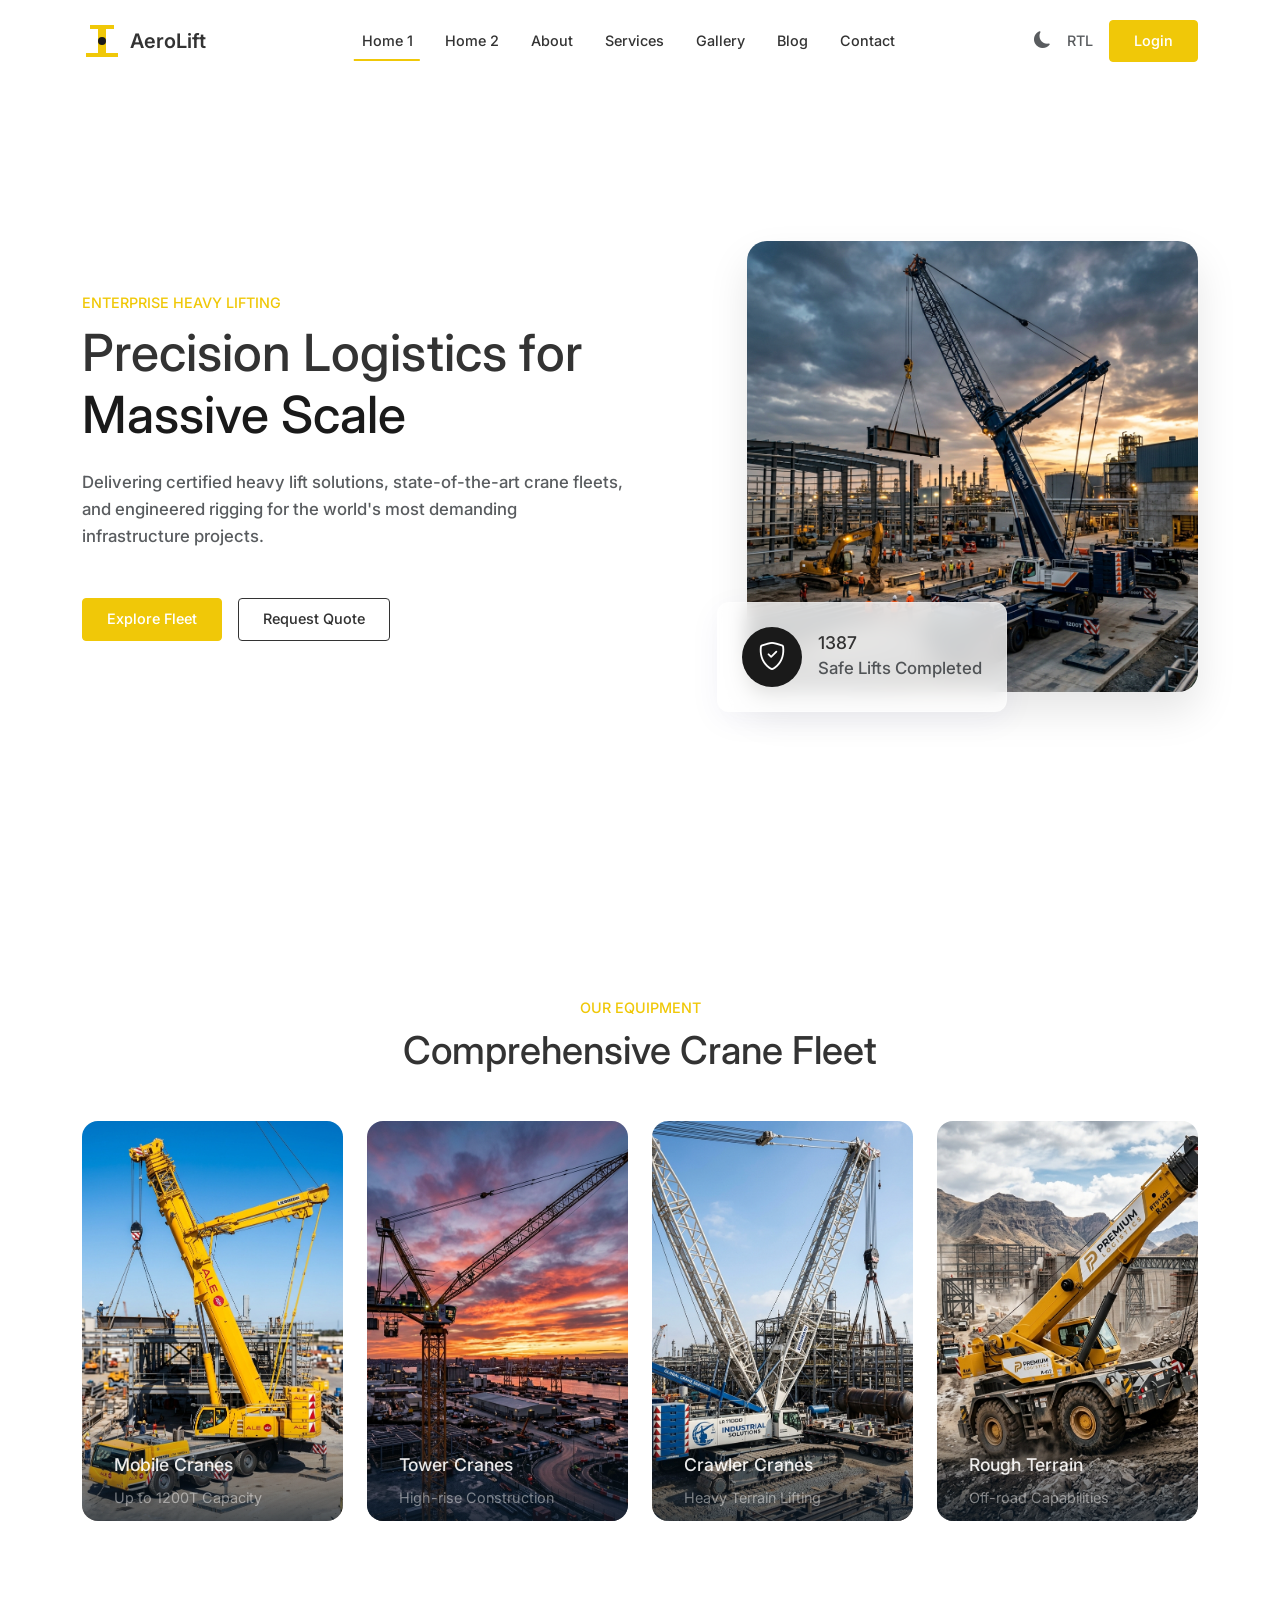
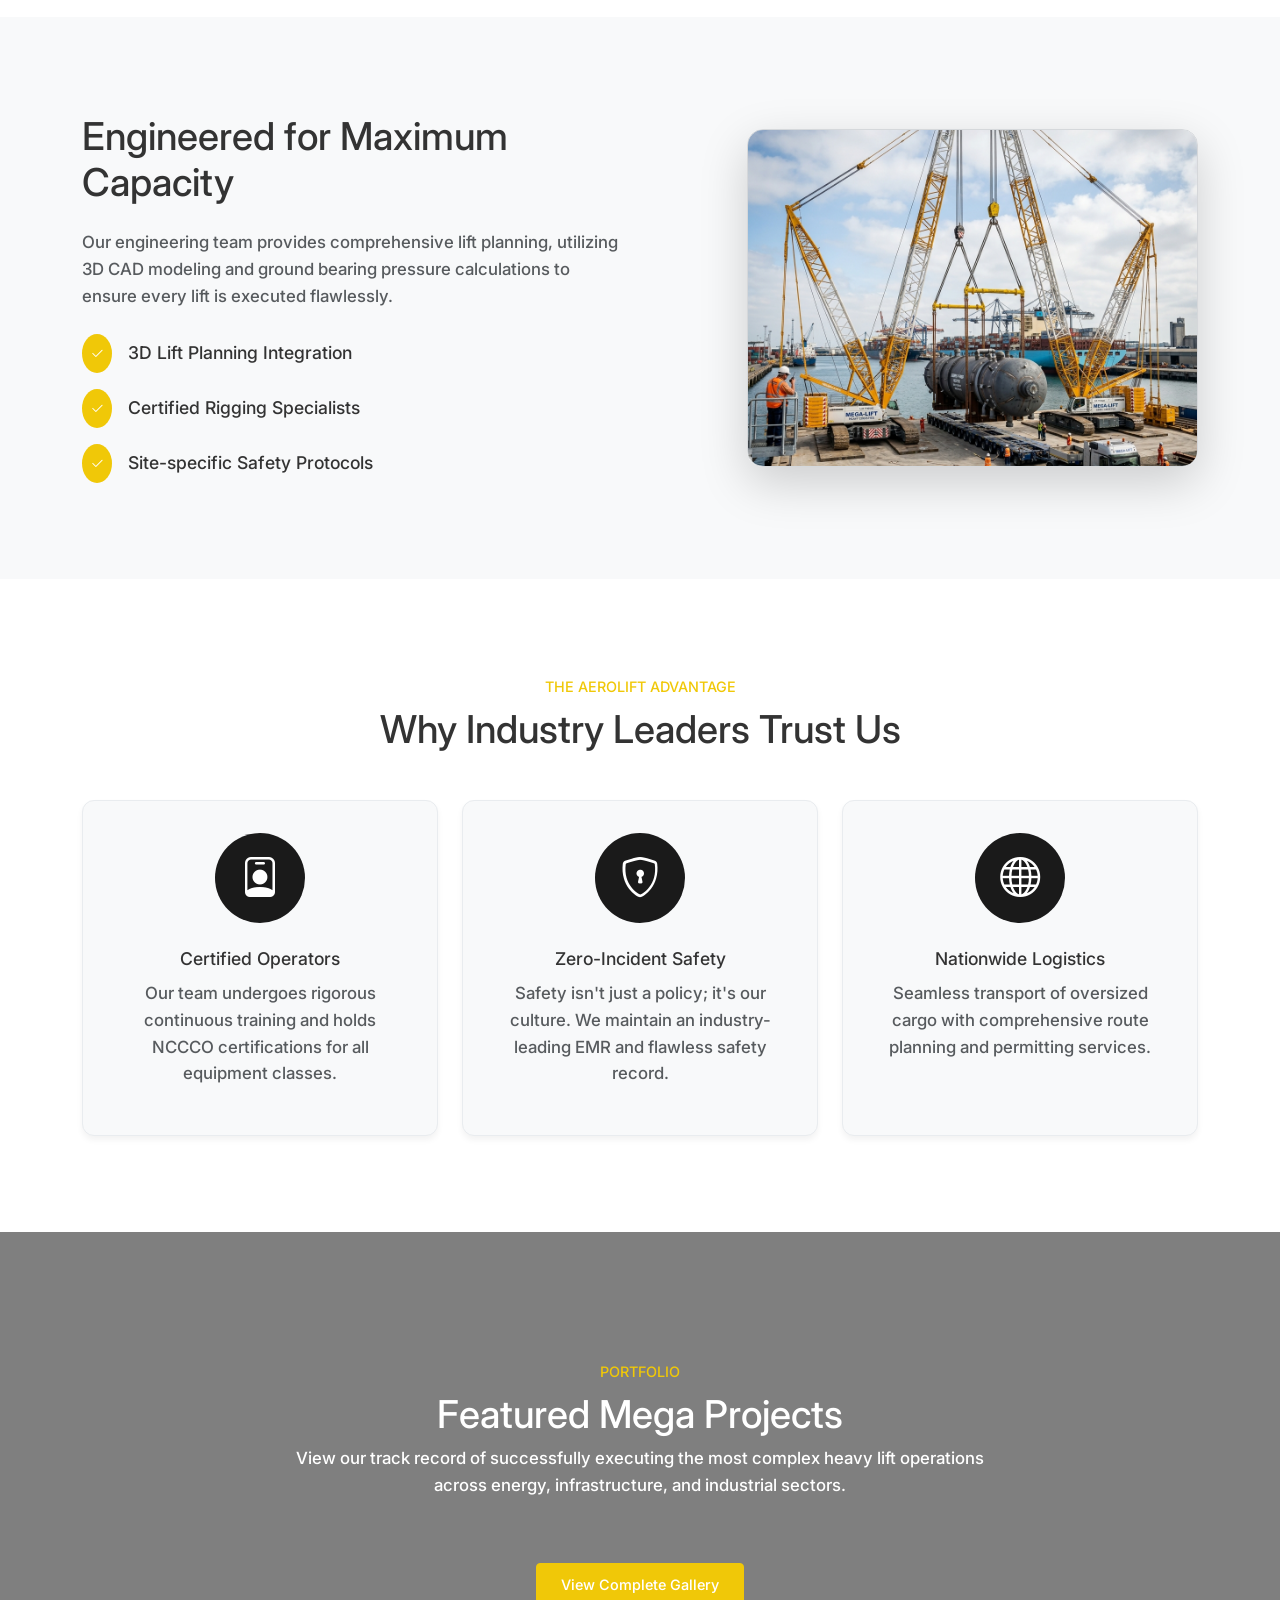
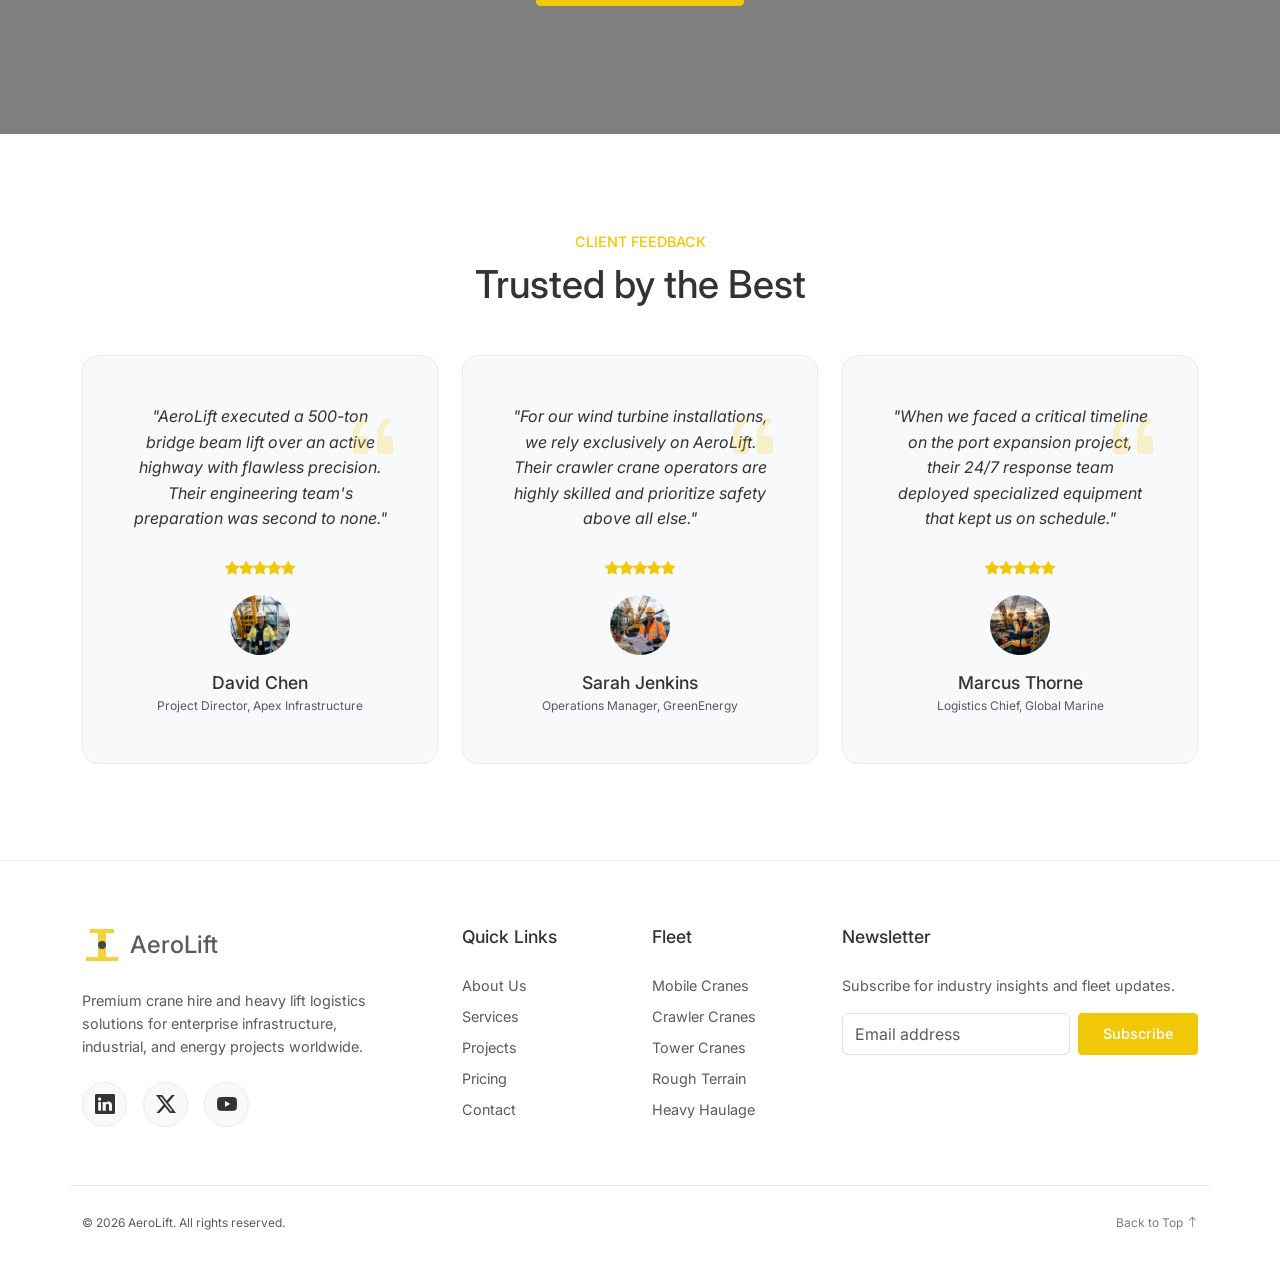
<file: index.html>
<!DOCTYPE html>
<html lang="en" data-theme="light">
<head>
    <meta charset="UTF-8">
    <meta name="viewport" content="width=device-width, initial-scale=1.0">
    <title>Crane Hire & Heavy Lift Logistics | Premium Industrial Solutions</title>
    <meta name="description" content="Premium Crane Hire & Heavy Lift Logistics. Showcase crane fleet specifications, lift capacity charts, and expert logistics solutions.">
    
    <!-- Google Fonts -->
    <link rel="preconnect" href="https://fonts.googleapis.com">
    <link rel="preconnect" href="https://fonts.gstatic.com" crossorigin>
    <link href="https://fonts.googleapis.com/css2?family=Inter:wght@400;500;600&display=swap" rel="stylesheet">
    
    <!-- Bootstrap 5 CSS -->
    <link href="https://cdn.jsdelivr.net/npm/bootstrap@5.3.2/dist/css/bootstrap.min.css" rel="stylesheet">
    <!-- Bootstrap Icons -->
    <link rel="stylesheet" href="https://cdn.jsdelivr.net/npm/bootstrap-icons@1.11.3/font/bootstrap-icons.min.css">
    
    <!-- Custom CSS -->
    <link rel="stylesheet" href="css/style.css">

    <style>
        /* Home 1 Specific Styles */
        .hero-section {
            padding: 8rem 0 6rem;
            min-height: 100vh;
            display: flex;
            align-items: center;
            position: relative;
            overflow: hidden;
        }
        .hero-image-wrapper {
            position: relative;
            border-radius: 20px;
            box-shadow: 0 20px 40px rgba(0,0,0,0.1);
        }
        .hero-image-wrapper img {
            width: 100%;
            height: auto;
            object-fit: cover;
            display: block;
            border-radius: 20px;
        }
        .floating-card {
            position: absolute;
            bottom: -20px;
            left: -30px;
            background: var(--glass-bg);
            backdrop-filter: blur(10px);
            padding: 1.5rem;
            border-radius: 12px;
            box-shadow: var(--glass-shadow);
            border: 1px solid var(--glass-border);
            animation: float 6s ease-in-out infinite;
            z-index: 2;
        }
        @keyframes float {
            0% { transform: translateY(0px); }
            50% { transform: translateY(-20px); }
            100% { transform: translateY(0px); }
        }
        
        .fleet-card {
            position: relative;
            border-radius: 16px;
            overflow: hidden;
            height: 400px;
            cursor: pointer;
            transition: transform 0.5s ease;
            transform-style: preserve-3d;
        }
        .fleet-card img {
            width: 100%;
            height: 100%;
            object-fit: cover;
            transition: transform 0.8s ease;
        }
        .fleet-card-overlay {
            position: absolute;
            bottom: 0;
            left: 0;
            width: 100%;
            padding: 2rem;
            background: linear-gradient(to top, rgba(11,28,44,0.9) 0%, rgba(11,28,44,0) 100%);
            color: #fff;
            transform: translateY(20px);
            opacity: 0.9;
            transition: all 0.4s ease;
        }
        .fleet-card:hover {
            transform: translateY(-10px) rotateX(2deg) rotateY(-2deg);
            box-shadow: 0 20px 40px rgba(0,0,0,0.2);
        }
        .fleet-card:hover img {
            transform: scale(1.1);
        }
        .fleet-card:hover .fleet-card-overlay {
            transform: translateY(0);
            opacity: 1;
        }

        .capacity-section {
            background-color: var(--surface-color);
        }
        
        .parallax-section {
            background-image: url('images/project_featured_1.png');
            background-attachment: fixed;
            background-position: center;
            background-repeat: no-repeat;
            background-size: cover;
            position: relative;
            padding: 8rem 0;
            color: #fff;
        }
        
        .testimonial-card {
            background: var(--surface-color);
            border: 1px solid var(--border-color);
            padding: 3rem;
            border-radius: 16px;
            position: relative;
        }
        .quote-icon {
            position: absolute;
            top: 2rem;
            right: 2rem;
            font-size: 4rem;
            color: var(--secondary-color);
            opacity: 0.2;
        }
    </style>
    <link rel="icon" href="favicon.svg" type="image/svg+xml">
    <link rel="icon" href="favicon.svg" type="image/svg+xml">
</head>
<body>

    <!-- Header -->
    <nav class="navbar navbar-expand-lg fixed-top">
        <div class="container">
            <a class="navbar-brand d-flex align-items-center" href="index.html">
                <svg viewBox="0 0 100 100" xmlns="http://www.w3.org/2000/svg" style="height: 40px;">
                    <path d="M10,90 L90,90 L90,80 L60,80 L60,20 L80,20 L80,10 L20,10 L20,20 L40,20 L40,80 L10,80 Z" fill="var(--secondary-color)"/>
                    <circle cx="50" cy="50" r="10" fill="var(--primary-color)"/>
                </svg>
                <span class="ms-2">AeroLift</span>
            </a>
            
            <button class="navbar-toggler border-0" type="button" data-bs-toggle="offcanvas" data-bs-target="#offcanvasNavbar">
                <span class="navbar-toggler-icon"></span>
            </button>
            
            <div class="collapse navbar-collapse d-none d-lg-flex" id="navbarNav">
                <ul class="navbar-nav mx-auto">
                    <li class="nav-item"><a class="nav-link" href="index.html">Home 1</a></li>
                    <li class="nav-item"><a class="nav-link" href="home-2.html">Home 2</a></li>
                    <li class="nav-item"><a class="nav-link" href="about.html">About</a></li>
                    <li class="nav-item"><a class="nav-link" href="services.html">Services</a></li>
                    <li class="nav-item"><a class="nav-link" href="gallery.html">Gallery</a></li>
                    <li class="nav-item"><a class="nav-link" href="blog.html">Blog</a></li>
                    <li class="nav-item"><a class="nav-link" href="contact.html">Contact</a></li>
                </ul>
                <div class="d-flex align-items-center gap-3">
                    <button class="theme-toggle-btn btn btn-link text-decoration-none p-0" aria-label="Toggle Theme"><i class="bi bi-moon-fill text-muted fs-5"></i></button>
                    <button class="rtl-toggle-btn btn btn-link text-decoration-none text-muted fw-semibold p-0" aria-label="Toggle RTL">RTL</button>
                    <a href="login.html" class="btn btn-primary">Login</a>
                </div>
            </div>
        </div>
    </nav>

    <!-- Mobile Offcanvas -->
    <div class="offcanvas offcanvas-end" tabindex="-1" id="offcanvasNavbar" style="background: var(--bg-color);">
        <div class="offcanvas-header border-bottom border-secondary">
            <h5 class="offcanvas-title fw-bold" style="color: var(--text-color);">Menu</h5>
            <button type="button" class="btn-close" data-bs-dismiss="offcanvas" aria-label="Close" style="filter: invert(var(--bs-btn-close-white-filter, 0));"></button>
        </div>
        <div class="offcanvas-body">
            <ul class="navbar-nav justify-content-end flex-grow-1 pe-3">
                <li class="nav-item"><a class="nav-link" href="index.html">Home 1</a></li>
                <li class="nav-item"><a class="nav-link" href="home-2.html">Home 2</a></li>
                <li class="nav-item"><a class="nav-link" href="about.html">About</a></li>
                <li class="nav-item"><a class="nav-link" href="services.html">Services</a></li>
                <li class="nav-item"><a class="nav-link" href="gallery.html">Gallery</a></li>
                <li class="nav-item"><a class="nav-link" href="blog.html">Blog</a></li>
                <li class="nav-item"><a class="nav-link" href="contact.html">Contact</a></li>
                <li class="nav-item mt-3"><a href="login.html" class="btn btn-primary w-100">Login</a></li>
                <li class="nav-item mt-3 d-flex gap-2">
                    <button class="theme-toggle-btn btn btn-outline w-50"><i class="bi bi-moon-fill"></i> Theme</button>
                    <button class="rtl-toggle-btn btn btn-outline w-50">RTL</button>
                </li>
            </ul>
        </div>
    </div>

    <!-- 1. Hero Section -->
    <section class="hero-section">
        <div class="container">
            <div class="row align-items-center">
                <div class="col-lg-6 mb-5 mb-lg-0 reveal reveal-fade-right">
                    <span class="text-secondary-brand fw-semibold mb-2 d-block text-uppercase tracking-wide">Enterprise Heavy Lifting</span>
                    <h1 class="display-3 fw-bold mb-4">Precision Logistics for <span class="text-primary-brand">Massive Scale</span></h1>
                    <p class="lead mb-5 text-muted">Delivering certified heavy lift solutions, state-of-the-art crane fleets, and engineered rigging for the world's most demanding infrastructure projects.</p>
                    <div class="d-flex gap-3 flex-wrap">
                        <a href="services.html" class="btn btn-primary btn-lg">Explore Fleet</a>
                        <a href="contact.html" class="btn btn-outline btn-lg">Request Quote</a>
                    </div>
                </div>
                <div class="col-lg-5 offset-lg-1 reveal reveal-fade-left">
                    <div class="hero-image-wrapper">
                        <img src="images/hero_crane_home1.png" alt="Heavy Lift Mobile Crane" class="img-fluid">
                        <div class="floating-card d-flex align-items-center gap-3">
                            <div class="bg-primary-brand rounded-circle p-3 d-flex align-items-center justify-content-center" style="width: 60px; height: 60px;">
                                <i class="bi bi-shield-check fs-3"></i>
                            </div>
                            <div>
                                <h4 class="mb-0 fw-bold"><span class="counter-value" data-target="1500" data-suffix="+">0</span></h4>
                                <small class="text-muted">Safe Lifts Completed</small>
                            </div>
                        </div>
                    </div>
                </div>
            </div>
        </div>
    </section>

    <!-- 2. Fleet Categories -->
    <section class="section-padding">
        <div class="container">
            <div class="text-center mb-5 reveal reveal-fade-up">
                <span class="text-secondary-brand fw-semibold text-uppercase">Our Equipment</span>
                <h2 class="fw-bold mt-2">Comprehensive Crane Fleet</h2>
            </div>
            <div class="row g-4">
                <div class="col-md-6 col-lg-3 reveal reveal-fade-up stagger-1">
                    <div class="fleet-card">
                        <img src="images/mobile_crane_card.png" alt="Mobile Cranes">
                        <div class="fleet-card-overlay">
                            <h4 class="fw-bold">Mobile Cranes</h4>
                            <p class="mb-0 text-white-50">Up to 1200T Capacity</p>
                        </div>
                    </div>
                </div>
                <div class="col-md-6 col-lg-3 reveal reveal-fade-up stagger-2">
                    <div class="fleet-card">
                        <img src="images/tower_crane_card.png" alt="Tower Cranes">
                        <div class="fleet-card-overlay">
                            <h4 class="fw-bold">Tower Cranes</h4>
                            <p class="mb-0 text-white-50">High-rise Construction</p>
                        </div>
                    </div>
                </div>
                <div class="col-md-6 col-lg-3 reveal reveal-fade-up stagger-3">
                    <div class="fleet-card">
                        <img src="images/crawler_crane_card.png" alt="Crawler Cranes">
                        <div class="fleet-card-overlay">
                            <h4 class="fw-bold">Crawler Cranes</h4>
                            <p class="mb-0 text-white-50">Heavy Terrain Lifting</p>
                        </div>
                    </div>
                </div>
                <div class="col-md-6 col-lg-3 reveal reveal-fade-up stagger-4">
                    <div class="fleet-card">
                        <img src="images/rough_terrain_crane_card.png" alt="Rough Terrain Cranes">
                        <div class="fleet-card-overlay">
                            <h4 class="fw-bold">Rough Terrain</h4>
                            <p class="mb-0 text-white-50">Off-road Capabilities</p>
                        </div>
                    </div>
                </div>
            </div>
        </div>
    </section>

    <!-- 3. Lift Capacity Showcase -->
    <section class="section-padding capacity-section">
        <div class="container">
            <div class="row align-items-center">
                <div class="col-lg-6 mb-4 mb-lg-0 reveal reveal-fade-right">
                    <h2 class="fw-bold mb-4">Engineered for Maximum Capacity</h2>
                    <p class="text-muted mb-4">Our engineering team provides comprehensive lift planning, utilizing 3D CAD modeling and ground bearing pressure calculations to ensure every lift is executed flawlessly.</p>
                    
                    <div class="d-flex align-items-center mb-3">
                        <div class="bg-secondary-brand rounded-circle p-2 me-3 text-white">
                            <i class="bi bi-check2"></i>
                        </div>
                        <h5 class="mb-0 fw-semibold">3D Lift Planning Integration</h5>
                    </div>
                    <div class="d-flex align-items-center mb-3">
                        <div class="bg-secondary-brand rounded-circle p-2 me-3 text-white">
                            <i class="bi bi-check2"></i>
                        </div>
                        <h5 class="mb-0 fw-semibold">Certified Rigging Specialists</h5>
                    </div>
                    <div class="d-flex align-items-center">
                        <div class="bg-secondary-brand rounded-circle p-2 me-3 text-white">
                            <i class="bi bi-check2"></i>
                        </div>
                        <h5 class="mb-0 fw-semibold">Site-specific Safety Protocols</h5>
                    </div>
                </div>
                <div class="col-lg-5 offset-lg-1 reveal reveal-fade-left">
                    <img src="images/heavy_lift_home2_1781934419975.png" alt="Heavy Lift Capacity" class="img-fluid rounded-4 shadow-lg border border-secondary border-opacity-25 w-100" style="object-fit: cover; aspect-ratio: 4/3;">
                </div>
            </div>
        </div>
    </section>

    <!-- 4. Why Choose Us -->
    <section class="section-padding">
        <div class="container">
            <div class="text-center mb-5 reveal reveal-fade-up">
                <span class="text-secondary-brand fw-semibold text-uppercase">The AeroLift Advantage</span>
                <h2 class="fw-bold mt-2">Why Industry Leaders Trust Us</h2>
            </div>
            <div class="row g-4">
                <div class="col-md-4 reveal reveal-zoom stagger-1">
                    <div class="glass-card text-center h-100">
                        <div class="d-inline-flex align-items-center justify-content-center bg-primary-brand text-white rounded-circle mb-4" style="width: 90px; height: 90px;">
                            <i class="bi bi-person-badge fs-1"></i>
                        </div>
                        <h4 class="fw-bold">Certified Operators</h4>
                        <p class="text-muted">Our team undergoes rigorous continuous training and holds NCCCO certifications for all equipment classes.</p>
                    </div>
                </div>
                <div class="col-md-4 reveal reveal-zoom stagger-2">
                    <div class="glass-card text-center h-100">
                        <div class="d-inline-flex align-items-center justify-content-center bg-primary-brand text-white rounded-circle mb-4" style="width: 90px; height: 90px;">
                            <i class="bi bi-shield-lock fs-1"></i>
                        </div>
                        <h4 class="fw-bold">Zero-Incident Safety</h4>
                        <p class="text-muted">Safety isn't just a policy; it's our culture. We maintain an industry-leading EMR and flawless safety record.</p>
                    </div>
                </div>
                <div class="col-md-4 reveal reveal-zoom stagger-3">
                    <div class="glass-card text-center h-100">
                        <div class="d-inline-flex align-items-center justify-content-center bg-primary-brand text-white rounded-circle mb-4" style="width: 90px; height: 90px;">
                            <i class="bi bi-globe fs-1"></i>
                        </div>
                        <h4 class="fw-bold">Nationwide Logistics</h4>
                        <p class="text-muted">Seamless transport of oversized cargo with comprehensive route planning and permitting services.</p>
                    </div>
                </div>
            </div>
        </div>
    </section>

    <!-- 5. Featured Projects (Parallax) -->
    <section class="parallax-section">
        <div class="dark-overlay"></div>
        <div class="container position-relative z-1">
            <div class="row text-center mb-5 reveal reveal-fade-up">
                <div class="col-lg-8 mx-auto">
                    <span class="text-secondary-brand fw-semibold text-uppercase">Portfolio</span>
                    <h2 class="fw-bold mt-2 display-5">Featured Mega Projects</h2>
                    <p class="lead">View our track record of successfully executing the most complex heavy lift operations across energy, infrastructure, and industrial sectors.</p>
                </div>
            </div>
            <div class="row justify-content-center reveal reveal-fade-up stagger-2">
                <div class="col-auto">
                    <a href="gallery.html" class="btn btn-primary btn-lg">View Complete Gallery</a>
                </div>
            </div>
        </div>
    </section>

    <!-- 6. Client Testimonials -->
    <section class="section-padding">
        <div class="container">
            <div class="text-center mb-5 reveal reveal-fade-up">
                <span class="text-secondary-brand fw-semibold text-uppercase">Client Feedback</span>
                <h2 class="fw-bold mt-2">Trusted by the Best</h2>
            </div>
            
            <div class="row g-4 reveal reveal-fade-up">
                <!-- Testimonial 1 -->
                <div class="col-lg-4 col-md-6 stagger-1">
                    <div class="testimonial-card text-center h-100 d-flex flex-column">
                        <i class="bi bi-quote quote-icon"></i>
                        <p class="fs-6 fst-italic mb-4 flex-grow-1">"AeroLift executed a 500-ton bridge beam lift over an active highway with flawless precision. Their engineering team's preparation was second to none."</p>
                        <div class="d-flex justify-content-center mb-3 text-secondary-brand">
                            <i class="bi bi-star-fill"></i><i class="bi bi-star-fill"></i><i class="bi bi-star-fill"></i><i class="bi bi-star-fill"></i><i class="bi bi-star-fill"></i>
                        </div>
                        <img src="images/team_operator_1_1781934636350.png" alt="David Chen" class="rounded-circle mb-3 mx-auto" style="width: 60px; height: 60px; object-fit: cover;">
                        <h5 class="fw-bold mb-0">David Chen</h5>
                        <span class="text-muted small">Project Director, Apex Infrastructure</span>
                    </div>
                </div>
                <!-- Testimonial 2 -->
                <div class="col-lg-4 col-md-6 stagger-2">
                    <div class="testimonial-card text-center h-100 d-flex flex-column">
                        <i class="bi bi-quote quote-icon"></i>
                        <p class="fs-6 fst-italic mb-4 flex-grow-1">"For our wind turbine installations, we rely exclusively on AeroLift. Their crawler crane operators are highly skilled and prioritize safety above all else."</p>
                        <div class="d-flex justify-content-center mb-3 text-secondary-brand">
                            <i class="bi bi-star-fill"></i><i class="bi bi-star-fill"></i><i class="bi bi-star-fill"></i><i class="bi bi-star-fill"></i><i class="bi bi-star-fill"></i>
                        </div>
                        <img src="images/team_operator_2_1781934646913.png" alt="Sarah Jenkins" class="rounded-circle mb-3 mx-auto" style="width: 60px; height: 60px; object-fit: cover;">
                        <h5 class="fw-bold mb-0">Sarah Jenkins</h5>
                        <span class="text-muted small">Operations Manager, GreenEnergy</span>
                    </div>
                </div>
                <!-- Testimonial 3 -->
                <div class="col-lg-4 col-md-6 stagger-3">
                    <div class="testimonial-card text-center h-100 d-flex flex-column">
                        <i class="bi bi-quote quote-icon"></i>
                        <p class="fs-6 fst-italic mb-4 flex-grow-1">"When we faced a critical timeline on the port expansion project, their 24/7 response team deployed specialized equipment that kept us on schedule."</p>
                        <div class="d-flex justify-content-center mb-3 text-secondary-brand">
                            <i class="bi bi-star-fill"></i><i class="bi bi-star-fill"></i><i class="bi bi-star-fill"></i><i class="bi bi-star-fill"></i><i class="bi bi-star-fill"></i>
                        </div>
                        <img src="images/team_operator_3_1781934669674.png" alt="Marcus Thorne" class="rounded-circle mb-3 mx-auto" style="width: 60px; height: 60px; object-fit: cover;">
                        <h5 class="fw-bold mb-0">Marcus Thorne</h5>
                        <span class="text-muted small">Logistics Chief, Global Marine</span>
                    </div>
                </div>
            </div>
        </div>
    </section>

    <!-- Footer -->
    <footer>
        <div class="container">
            <div class="row g-4">
                <div class="col-lg-4 pe-lg-5">
                    <a class="navbar-brand d-flex align-items-center mb-4 text-decoration-none" href="index.html">
                        <svg viewBox="0 0 100 100" xmlns="http://www.w3.org/2000/svg" style="height: 40px;">
                            <path d="M10,90 L90,90 L90,80 L60,80 L60,20 L80,20 L80,10 L20,10 L20,20 L40,20 L40,80 L10,80 Z" fill="var(--secondary-color)"/>
                            <circle cx="50" cy="50" r="10" fill="var(--primary-color)"/>
                        </svg>
                        <span class="fs-4 fw-bold ms-2" style="color: var(--text-color);">AeroLift</span>
                    </a>
                    <p>Premium crane hire and heavy lift logistics solutions for enterprise infrastructure, industrial, and energy projects worldwide.</p>
                    <div class="d-flex gap-3 mt-4">
                        <a href="#" class="text-white fs-5"><i class="bi bi-linkedin"></i></a>
                        <a href="#" class="text-white fs-5"><i class="bi bi-twitter-x"></i></a>
                        <a href="#" class="text-white fs-5"><i class="bi bi-youtube"></i></a>
                    </div>
                </div>
                <div class="col-lg-2 col-md-4">
                    <h5>Quick Links</h5>
                    <ul class="list-unstyled d-flex flex-column gap-2">
                        <li><a href="about.html">About Us</a></li>
                        <li><a href="services.html">Services</a></li>
                        <li><a href="projects.html">Projects</a></li>
                        <li><a href="pricing.html">Pricing</a></li>
                        <li><a href="contact.html">Contact</a></li>
                    </ul>
                </div>
                <div class="col-lg-2 col-md-4">
                    <h5>Fleet</h5>
                    <ul class="list-unstyled d-flex flex-column gap-2">
                        <li><a href="#">Mobile Cranes</a></li>
                        <li><a href="#">Crawler Cranes</a></li>
                        <li><a href="#">Tower Cranes</a></li>
                        <li><a href="#">Rough Terrain</a></li>
                        <li><a href="#">Heavy Haulage</a></li>
                    </ul>
                </div>
                <div class="col-lg-4 col-md-4">
                    <h5>Newsletter</h5>
                    <p>Subscribe for industry insights and fleet updates.</p>
                    <form class="d-flex gap-2 mt-3">
                        <input type="email" class="form-control" placeholder="Email address" required>
                        <button class="btn btn-primary" type="submit">Subscribe</button>
                    </form>
                </div>
            </div>
            <div class="row footer-bottom align-items-center">
                <div class="col-md-6 text-center text-md-start mb-3 mb-md-0">
                    <small>&copy; 2026 AeroLift. All rights reserved.</small>
                </div>
                <div class="col-md-6 text-center text-md-end">
                    <small>
                        <a href="#" onclick="window.scrollTo({top: 0, behavior: 'smooth'}); return false;">Back to Top <i class="bi bi-arrow-up"></i></a>
                    </small>
                </div>
            </div>
        </div>
    </footer>

    <!-- Bootstrap 5 JS Bundle -->
    <script src="https://cdn.jsdelivr.net/npm/bootstrap@5.3.2/dist/js/bootstrap.bundle.min.js"></script>
    <!-- Custom JS -->
    <script src="js/main.js"></script>
</body>
</html>
</file>
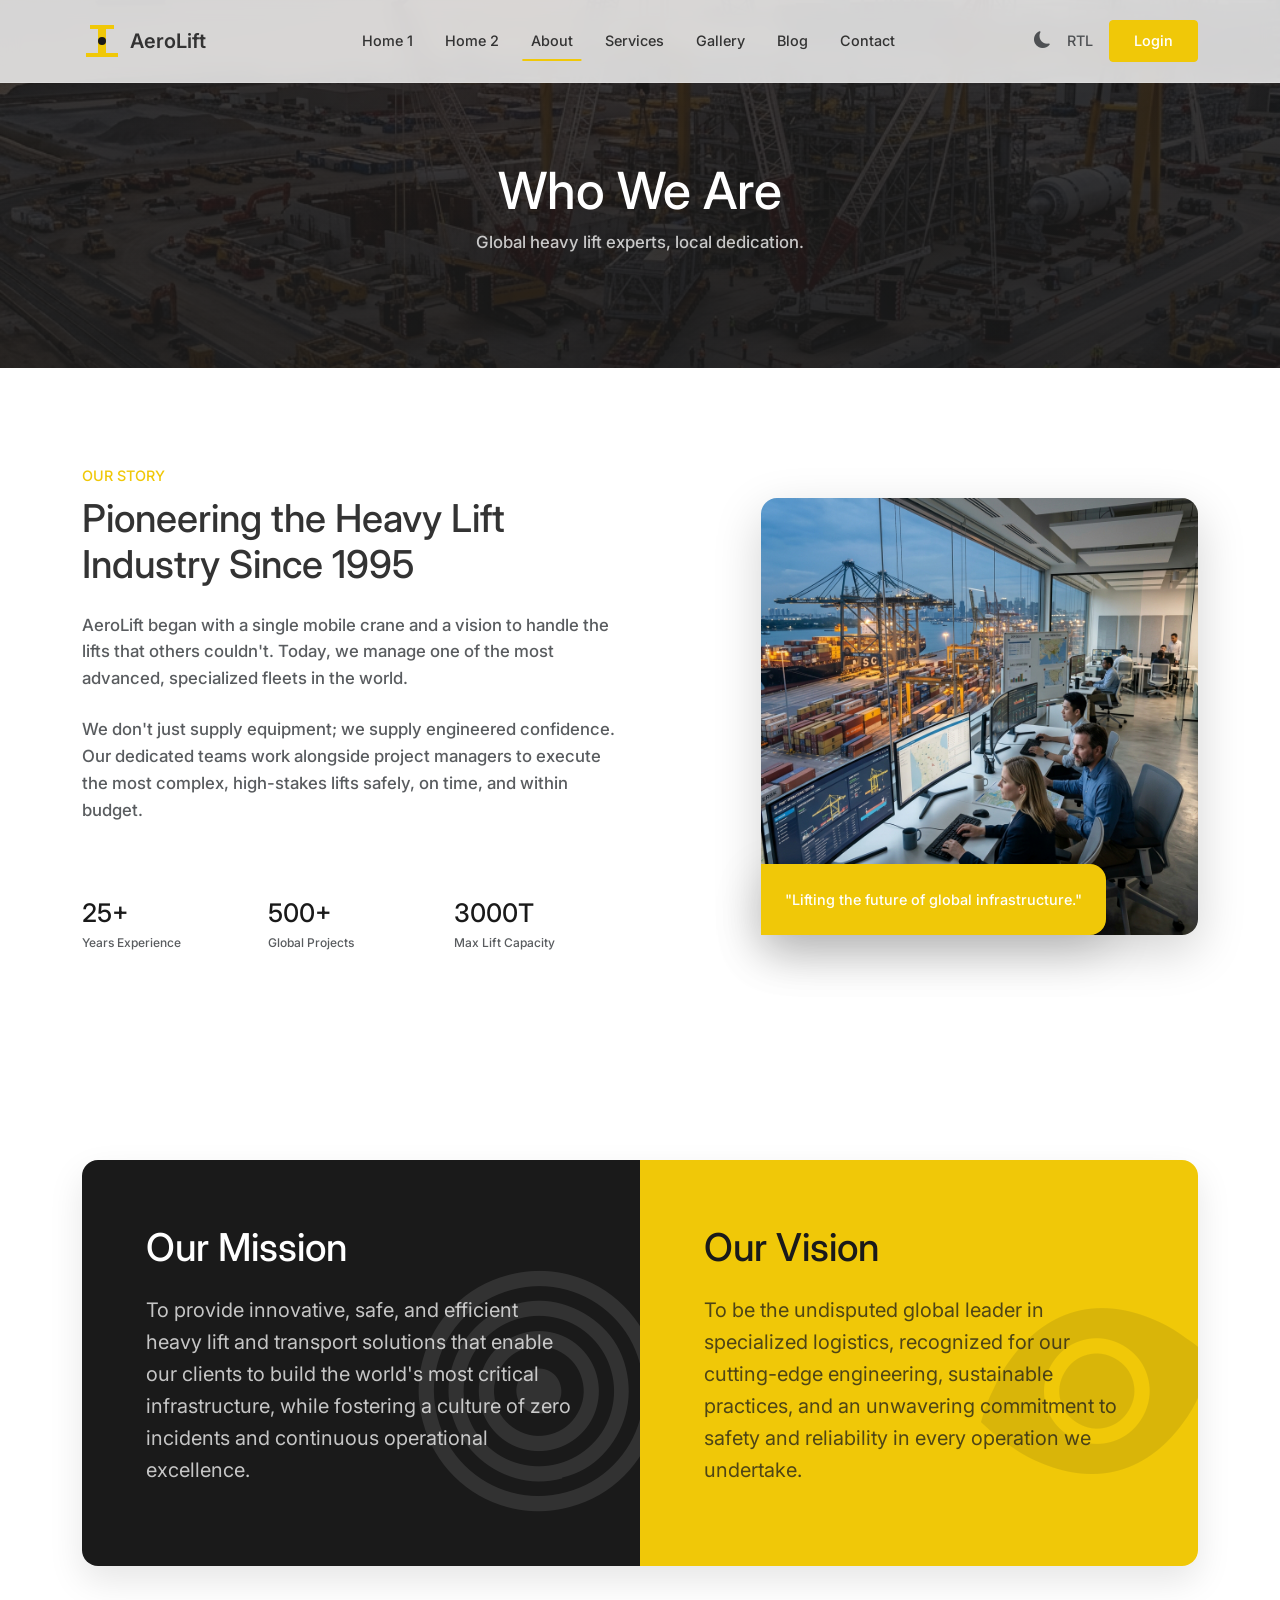
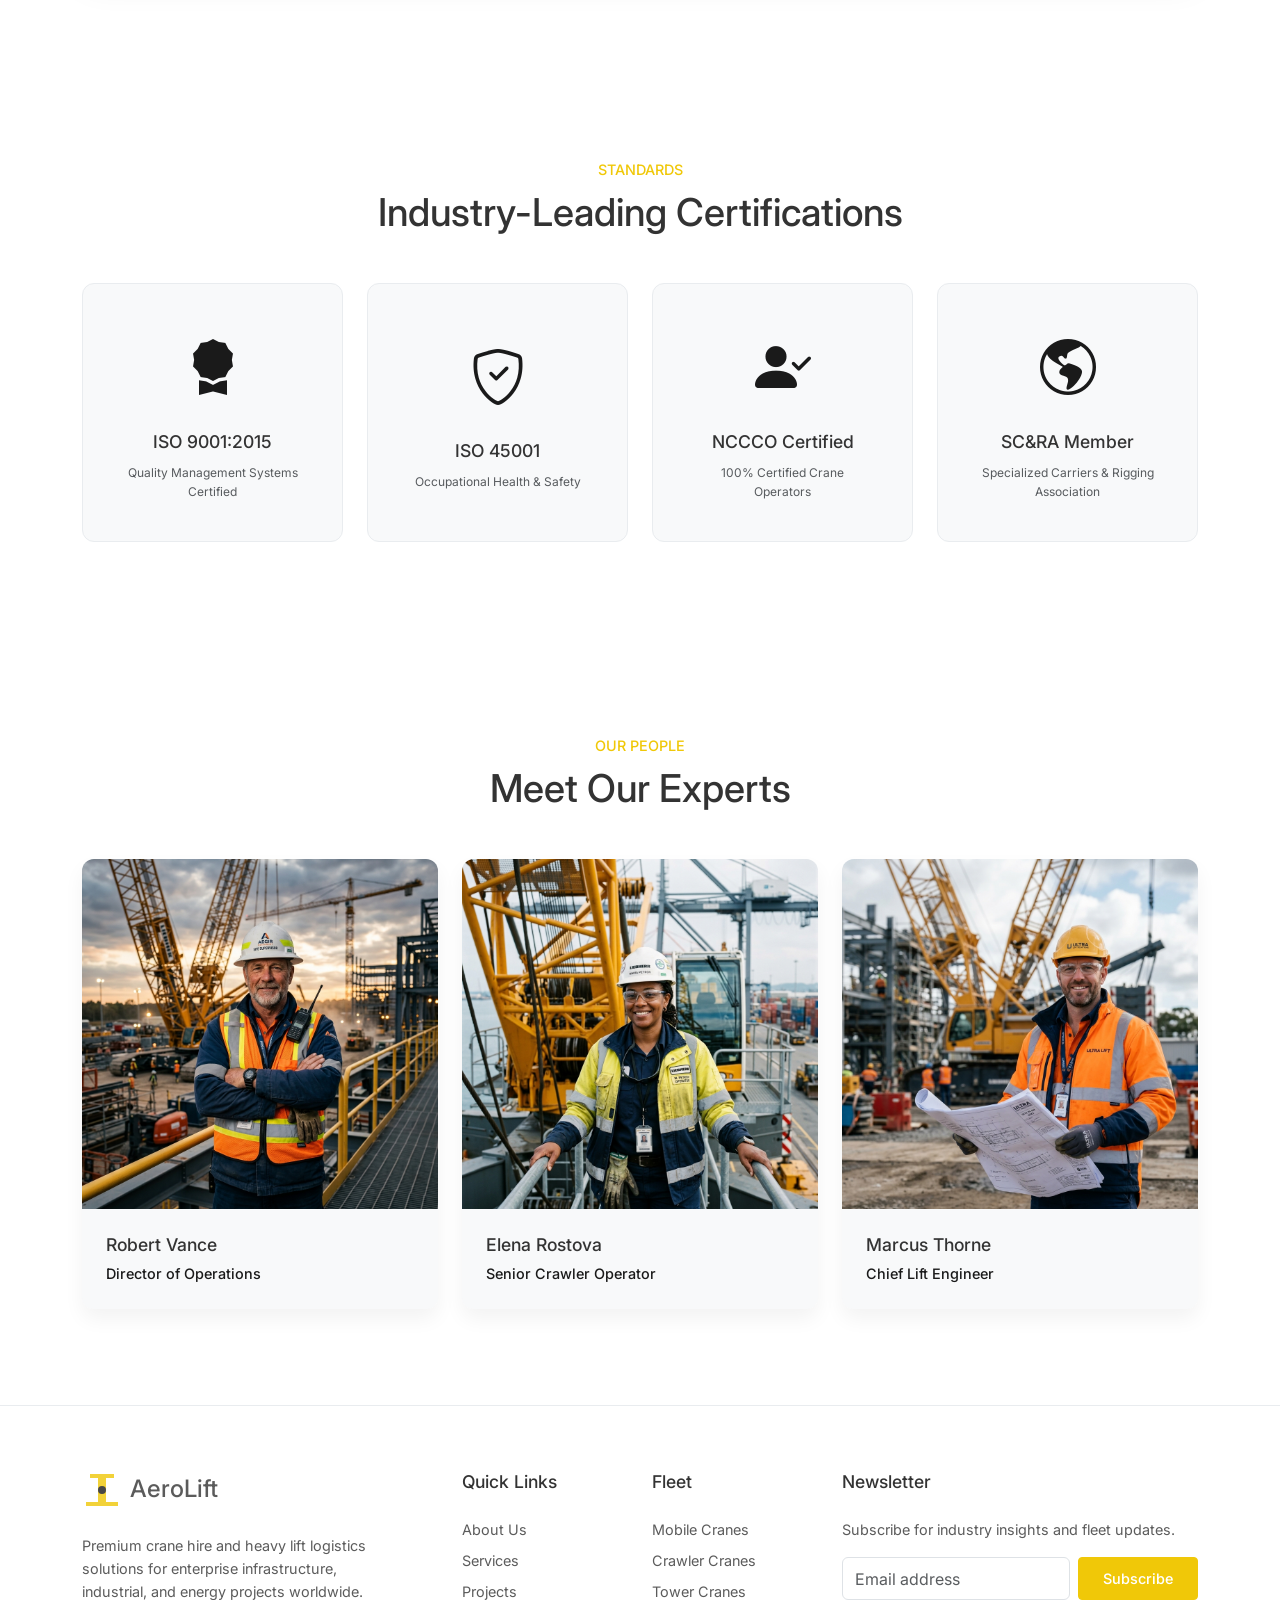
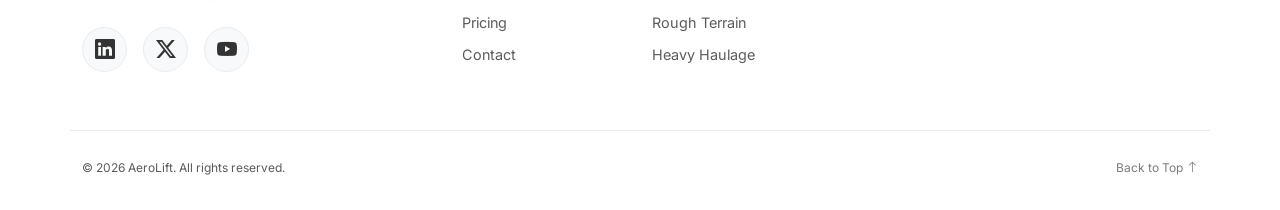
<file: about.html>
<!DOCTYPE html>
<html lang="en" data-theme="light">
<head>
    <meta charset="UTF-8">
    <meta name="viewport" content="width=device-width, initial-scale=1.0">
    <title>About Us | AeroLift</title>
    
    <!-- Google Fonts -->
    <link rel="preconnect" href="https://fonts.googleapis.com">
    <link rel="preconnect" href="https://fonts.gstatic.com" crossorigin>
    <link href="https://fonts.googleapis.com/css2?family=Inter:wght@400;500;600&display=swap" rel="stylesheet">
    
    <!-- Bootstrap 5 CSS -->
    <link href="https://cdn.jsdelivr.net/npm/bootstrap@5.3.2/dist/css/bootstrap.min.css" rel="stylesheet">
    <!-- Bootstrap Icons -->
    <link rel="stylesheet" href="https://cdn.jsdelivr.net/npm/bootstrap-icons@1.11.3/font/bootstrap-icons.min.css">
    
    <!-- Custom CSS -->
    <link rel="stylesheet" href="css/style.css">

    <style>
        /* About Page Specific Styles */
        
        /* 1. Inner Hero */
        .inner-hero {
            padding: 10rem 0 6rem;
            background-image: linear-gradient(rgba(26, 26, 26, 0.8), rgba(26, 26, 26, 0.9)), url('images/hero_bg_about_1781934609540.png');
            background-size: cover;
            background-position: center;
            background-attachment: fixed;
            color: #fff;
            text-align: center;
        }

        /* 3. Split Reveal */
        .split-reveal-container {
            display: flex;
            border-radius: 16px;
            overflow: hidden;
            box-shadow: 0 15px 35px rgba(0,0,0,0.1);
        }
        .split-panel {
            flex: 1;
            padding: 4rem;
            position: relative;
            overflow: hidden;
            transition: all 0.5s ease;
        }
        .split-panel-1 { background-color: var(--primary-color); color: #fff; }
        .split-panel-2 { background-color: var(--secondary-color); color: var(--primary-color); }
        .split-panel:hover {
            flex: 1.2;
        }
        .split-icon {
            position: absolute;
            right: -20px;
            bottom: -20px;
            font-size: 15rem;
            opacity: 0.1;
            transform: rotate(-15deg);
        }

        @media (max-width: 768px) {
            .split-reveal-container {
                flex-direction: column;
            }
            .split-panel {
                padding: 2.5rem;
            }
        }

        /* 4. Hover Certificate Cards */
        .cert-card {
            background: var(--surface-color);
            border: 1px solid var(--border-color);
            border-radius: 12px;
            padding: 2.5rem;
            text-align: center;
            transition: all 0.4s cubic-bezier(0.175, 0.885, 0.32, 1.275);
            position: relative;
            overflow: hidden;
            z-index: 1;
        }
        .cert-card::after {
            content: '';
            position: absolute;
            top: 0; left: 0; width: 100%; height: 0;
            background: var(--secondary-color);
            z-index: -1;
            transition: height 0.4s ease;
        }
        .cert-card:hover {
            transform: translateY(-15px);
            color: var(--primary-color);
            border-color: var(--secondary-color);
        }
        .cert-card:hover::after {
            height: 100%;
        }
        .cert-card i {
            font-size: 3.5rem;
            color: var(--primary-color);
            margin-bottom: 1rem;
            display: inline-block;
            transition: transform 0.4s ease, color 0.4s ease;
        }
        .cert-card:hover i {
            transform: scale(1.2);
            color: var(--primary-color);
        }
        [data-theme="dark"] .cert-card i {
            color: var(--bs-body-color);
        }
        [data-theme="dark"] .cert-card:hover h4,
        [data-theme="dark"] .cert-card:hover p,
        [data-theme="dark"] .cert-card:hover i {
            color: var(--primary-color) !important;
        }

        /* 5. Lift Hover Cards (Team) */
        .team-card {
            position: relative;
            border-radius: 12px;
            overflow: hidden;
            box-shadow: 0 10px 20px rgba(0,0,0,0.05);
            background: var(--surface-color);
        }
        .team-card img {
            width: 100%;
            height: 350px;
            object-fit: cover;
            transition: transform 0.6s ease;
        }
        .team-info {
            padding: 1.5rem;
            background: var(--surface-color);
            position: relative;
            z-index: 2;
            transition: transform 0.4s ease, background 0.4s ease;
        }
        .team-social {
            position: absolute;
            top: -40px;
            right: 20px;
            background: var(--secondary-color);
            padding: 0.5rem 1rem;
            border-radius: 20px 20px 0 0;
            display: flex;
            gap: 10px;
            opacity: 0;
            transform: translateY(20px);
            transition: all 0.4s ease;
        }
        .team-social a { color: var(--primary-color); font-size: 1.2rem; }
        .team-social a:hover { color: #fff; }
        
        .team-card:hover img {
            transform: scale(1.05) translateY(-10px);
        }
        .team-card:hover .team-info {
            transform: translateY(-10px);
            background: var(--primary-color);
            color: #fff;
        }
        .team-card:hover .team-info p {
            color: rgba(255,255,255,0.7) !important;
        }
        .team-card:hover .team-social {
            opacity: 1;
            transform: translateY(0);
        }
    </style>
    <link rel="icon" href="favicon.svg" type="image/svg+xml">
    <link rel="icon" href="favicon.svg" type="image/svg+xml">
</head>
<body>

    <!-- Header -->
    <nav class="navbar navbar-expand-lg fixed-top">
        <div class="container">
            <a class="navbar-brand d-flex align-items-center" href="index.html">
                <svg viewBox="0 0 100 100" xmlns="http://www.w3.org/2000/svg" style="height: 40px;">
                    <path d="M10,90 L90,90 L90,80 L60,80 L60,20 L80,20 L80,10 L20,10 L20,20 L40,20 L40,80 L10,80 Z" fill="var(--secondary-color)"/>
                    <circle cx="50" cy="50" r="10" fill="var(--primary-color)"/>
                </svg>
                <span class="ms-2">AeroLift</span>
            </a>
            
            <button class="navbar-toggler border-0" type="button" data-bs-toggle="offcanvas" data-bs-target="#offcanvasNavbar">
                <span class="navbar-toggler-icon"></span>
            </button>
            
            <div class="collapse navbar-collapse d-none d-lg-flex" id="navbarNav">
                <ul class="navbar-nav mx-auto">
                    <li class="nav-item"><a class="nav-link" href="index.html">Home 1</a></li>
                    <li class="nav-item"><a class="nav-link" href="home-2.html">Home 2</a></li>
                    <li class="nav-item"><a class="nav-link" href="about.html">About</a></li>
                    <li class="nav-item"><a class="nav-link" href="services.html">Services</a></li>
                    <li class="nav-item"><a class="nav-link" href="gallery.html">Gallery</a></li>
                    <li class="nav-item"><a class="nav-link" href="blog.html">Blog</a></li>
                    <li class="nav-item"><a class="nav-link" href="contact.html">Contact</a></li>
                </ul>
                <div class="d-flex align-items-center gap-3">
                    <button class="theme-toggle-btn btn btn-link text-decoration-none p-0" aria-label="Toggle Theme"><i class="bi bi-moon-fill text-muted fs-5"></i></button>
                    <button class="rtl-toggle-btn btn btn-link text-decoration-none text-muted fw-semibold p-0" aria-label="Toggle RTL">RTL</button>
                    <a href="login.html" class="btn btn-primary">Login</a>
                </div>
            </div>
        </div>
    </nav>

    <!-- Mobile Offcanvas -->
    <div class="offcanvas offcanvas-end" tabindex="-1" id="offcanvasNavbar" style="background: var(--bg-color);">
        <div class="offcanvas-header border-bottom border-secondary">
            <h5 class="offcanvas-title fw-bold" style="color: var(--text-color);">Menu</h5>
            <button type="button" class="btn-close" data-bs-dismiss="offcanvas" aria-label="Close" style="filter: invert(var(--bs-btn-close-white-filter, 0));"></button>
        </div>
        <div class="offcanvas-body">
            <ul class="navbar-nav justify-content-end flex-grow-1 pe-3">
                <li class="nav-item"><a class="nav-link" href="index.html">Home 1</a></li>
                <li class="nav-item"><a class="nav-link" href="home-2.html">Home 2</a></li>
                <li class="nav-item"><a class="nav-link" href="about.html">About</a></li>
                <li class="nav-item"><a class="nav-link" href="services.html">Services</a></li>
                <li class="nav-item"><a class="nav-link" href="gallery.html">Gallery</a></li>
                <li class="nav-item"><a class="nav-link" href="blog.html">Blog</a></li>
                <li class="nav-item"><a class="nav-link" href="contact.html">Contact</a></li>
                <li class="nav-item mt-3"><a href="login.html" class="btn btn-primary w-100">Login</a></li>
                <li class="nav-item mt-3 d-flex gap-2">
                    <button class="theme-toggle-btn btn btn-outline w-50"><i class="bi bi-moon-fill"></i> Theme</button>
                    <button class="rtl-toggle-btn btn btn-outline w-50">RTL</button>
                </li>
            </ul>
        </div>
    </div>

    <!-- 1. Hero Section -->
    <section class="inner-hero reveal reveal-fade-up">
        <div class="container">
            <h1 class="display-3 fw-bold mb-2">Who We Are</h1>
            <p class="lead opacity-75">Global heavy lift experts, local dedication.</p>
        </div>
    </section>

    <!-- 2. Company Overview -->
    <section class="section-padding">
        <div class="container">
            <div class="row align-items-center g-5">
                <div class="col-lg-6 reveal reveal-fade-right stagger-1">
                    <span class="text-secondary-brand fw-semibold text-uppercase">Our Story</span>
                    <h2 class="fw-bold mt-2 mb-4">Pioneering the Heavy Lift Industry Since 1995</h2>
                    <p class="text-muted fs-5 mb-4">AeroLift began with a single mobile crane and a vision to handle the lifts that others couldn't. Today, we manage one of the most advanced, specialized fleets in the world.</p>
                    <p class="text-muted mb-4">We don't just supply equipment; we supply engineered confidence. Our dedicated teams work alongside project managers to execute the most complex, high-stakes lifts safely, on time, and within budget.</p>
                    
                    <div class="row mt-5 g-4 text-center text-lg-start">
                        <div class="col-6 col-md-4">
                            <h3 class="fw-bold text-primary-brand mb-1"><span class="counter">25</span>+</h3>
                            <p class="text-muted small fw-semibold">Years Experience</p>
                        </div>
                        <div class="col-6 col-md-4">
                            <h3 class="fw-bold text-primary-brand mb-1"><span class="counter">500</span>+</h3>
                            <p class="text-muted small fw-semibold">Global Projects</p>
                        </div>
                        <div class="col-6 col-md-4">
                            <h3 class="fw-bold text-primary-brand mb-1"><span class="counter">3000</span>T</h3>
                            <p class="text-muted small fw-semibold">Max Lift Capacity</p>
                        </div>
                    </div>
                </div>
                <div class="col-lg-5 offset-lg-1 reveal reveal-fade-up stagger-2">
                    <div class="position-relative">
                        <img src="images/company_overview_about_1781934623222.png" alt="AeroLift Operations" class="img-fluid rounded-4 shadow-lg">
                        <div class="position-absolute bottom-0 start-0 bg-secondary-brand p-4 rounded-end-4 text-primary-brand fw-bold shadow-lg transform-translate-y-50">
                            "Lifting the future of global infrastructure."
                        </div>
                    </div>
                </div>
            </div>
        </div>
    </section>

    <!-- 3. Mission & Vision -->
    <section class="section-padding bg-surface-color">
        <div class="container">
            <div class="split-reveal-container reveal reveal-fade-up">
                <div class="split-panel split-panel-1">
                    <i class="bi bi-bullseye split-icon"></i>
                    <h2 class="fw-bold mb-4">Our Mission</h2>
                    <p class="fs-5 opacity-75">To provide innovative, safe, and efficient heavy lift and transport solutions that enable our clients to build the world's most critical infrastructure, while fostering a culture of zero incidents and continuous operational excellence.</p>
                </div>
                <div class="split-panel split-panel-2">
                    <i class="bi bi-eye-fill split-icon"></i>
                    <h2 class="fw-bold mb-4">Our Vision</h2>
                    <p class="fs-5 opacity-75">To be the undisputed global leader in specialized logistics, recognized for our cutting-edge engineering, sustainable practices, and an unwavering commitment to safety and reliability in every operation we undertake.</p>
                </div>
            </div>
        </div>
    </section>

    <!-- 4. Certifications & Compliance -->
    <section class="section-padding">
        <div class="container">
            <div class="text-center mb-5 reveal reveal-fade-up">
                <span class="text-secondary-brand fw-semibold text-uppercase">Standards</span>
                <h2 class="fw-bold mt-2">Industry-Leading Certifications</h2>
            </div>
            <div class="row g-4">
                <div class="col-md-6 col-lg-3 reveal reveal-zoom stagger-1">
                    <div class="cert-card h-100 d-flex flex-column justify-content-center">
                        <i class="bi bi-award-fill"></i>
                        <h4 class="fw-bold">ISO 9001:2015</h4>
                        <p class="text-muted mb-0 small">Quality Management Systems Certified</p>
                    </div>
                </div>
                <div class="col-md-6 col-lg-3 reveal reveal-zoom stagger-2">
                    <div class="cert-card h-100 d-flex flex-column justify-content-center">
                        <i class="bi bi-shield-check"></i>
                        <h4 class="fw-bold">ISO 45001</h4>
                        <p class="text-muted mb-0 small">Occupational Health & Safety</p>
                    </div>
                </div>
                <div class="col-md-6 col-lg-3 reveal reveal-zoom stagger-3">
                    <div class="cert-card h-100 d-flex flex-column justify-content-center">
                        <i class="bi bi-person-check-fill"></i>
                        <h4 class="fw-bold">NCCCO Certified</h4>
                        <p class="text-muted mb-0 small">100% Certified Crane Operators</p>
                    </div>
                </div>
                <div class="col-md-6 col-lg-3 reveal reveal-zoom stagger-4">
                    <div class="cert-card h-100 d-flex flex-column justify-content-center">
                        <i class="bi bi-globe-americas"></i>
                        <h4 class="fw-bold">SC&RA Member</h4>
                        <p class="text-muted mb-0 small">Specialized Carriers & Rigging Association</p>
                    </div>
                </div>
            </div>
        </div>
    </section>

    <!-- 5. Expert Operators & Team -->
    <section class="section-padding bg-surface-color">
        <div class="container">
            <div class="text-center mb-5 reveal reveal-fade-up">
                <span class="text-secondary-brand fw-semibold text-uppercase">Our People</span>
                <h2 class="fw-bold mt-2">Meet Our Experts</h2>
            </div>
            <div class="row g-4">
                <div class="col-md-4 reveal reveal-fade-up stagger-1">
                    <div class="team-card">
                        <img src="images/team_operator_3_1781934669674.png" alt="Supervisor">
                        <div class="team-info">
                            <div class="team-social">
                                <a href="#"><i class="bi bi-linkedin"></i></a>
                                <a href="#"><i class="bi bi-envelope-fill"></i></a>
                            </div>
                            <h4 class="fw-bold mb-1">Robert Vance</h4>
                            <p class="text-primary-brand fw-semibold mb-0">Director of Operations</p>
                        </div>
                    </div>
                </div>
                <div class="col-md-4 reveal reveal-fade-up stagger-2">
                    <div class="team-card">
                        <img src="images/team_operator_1_1781934636350.png" alt="Lead Operator">
                        <div class="team-info">
                            <div class="team-social">
                                <a href="#"><i class="bi bi-linkedin"></i></a>
                                <a href="#"><i class="bi bi-envelope-fill"></i></a>
                            </div>
                            <h4 class="fw-bold mb-1">Elena Rostova</h4>
                            <p class="text-primary-brand fw-semibold mb-0">Senior Crawler Operator</p>
                        </div>
                    </div>
                </div>
                <div class="col-md-4 reveal reveal-fade-up stagger-3">
                    <div class="team-card">
                        <img src="images/team_operator_2_1781934646913.png" alt="Lead Engineer">
                        <div class="team-info">
                            <div class="team-social">
                                <a href="#"><i class="bi bi-linkedin"></i></a>
                                <a href="#"><i class="bi bi-envelope-fill"></i></a>
                            </div>
                            <h4 class="fw-bold mb-1">Marcus Thorne</h4>
                            <p class="text-primary-brand fw-semibold mb-0">Chief Lift Engineer</p>
                        </div>
                    </div>
                </div>
            </div>
        </div>
    </section>

        <!-- Footer -->
    <footer>
        <div class="container">
            <div class="row g-4">
                <div class="col-lg-4 pe-lg-5">
                    <a class="navbar-brand d-flex align-items-center mb-4 text-decoration-none" href="index.html">
                        <svg viewBox="0 0 100 100" xmlns="http://www.w3.org/2000/svg" style="height: 40px;">
                            <path d="M10,90 L90,90 L90,80 L60,80 L60,20 L80,20 L80,10 L20,10 L20,20 L40,20 L40,80 L10,80 Z" fill="var(--secondary-color)"/>
                            <circle cx="50" cy="50" r="10" fill="var(--primary-color)"/>
                        </svg>
                        <span class="fs-4 fw-bold ms-2" style="color: var(--text-color);">AeroLift</span>
                    </a>
                    <p>Premium crane hire and heavy lift logistics solutions for enterprise infrastructure, industrial, and energy projects worldwide.</p>
                    <div class="d-flex gap-3 mt-4">
                        <a href="#" class="text-white fs-5"><i class="bi bi-linkedin"></i></a>
                        <a href="#" class="text-white fs-5"><i class="bi bi-twitter-x"></i></a>
                        <a href="#" class="text-white fs-5"><i class="bi bi-youtube"></i></a>
                    </div>
                </div>
                <div class="col-lg-2 col-md-4">
                    <h5>Quick Links</h5>
                    <ul class="list-unstyled d-flex flex-column gap-2">
                        <li><a href="about.html">About Us</a></li>
                        <li><a href="services.html">Services</a></li>
                        <li><a href="projects.html">Projects</a></li>
                        <li><a href="pricing.html">Pricing</a></li>
                        <li><a href="contact.html">Contact</a></li>
                    </ul>
                </div>
                <div class="col-lg-2 col-md-4">
                    <h5>Fleet</h5>
                    <ul class="list-unstyled d-flex flex-column gap-2">
                        <li><a href="#">Mobile Cranes</a></li>
                        <li><a href="#">Crawler Cranes</a></li>
                        <li><a href="#">Tower Cranes</a></li>
                        <li><a href="#">Rough Terrain</a></li>
                        <li><a href="#">Heavy Haulage</a></li>
                    </ul>
                </div>
                <div class="col-lg-4 col-md-4">
                    <h5>Newsletter</h5>
                    <p>Subscribe for industry insights and fleet updates.</p>
                    <form class="d-flex gap-2 mt-3">
                        <input type="email" class="form-control" placeholder="Email address" required>
                        <button class="btn btn-primary" type="submit">Subscribe</button>
                    </form>
                </div>
            </div>
            <div class="row footer-bottom align-items-center">
                <div class="col-md-6 text-center text-md-start mb-3 mb-md-0">
                    <small>&copy; 2026 AeroLift. All rights reserved.</small>
                </div>
                <div class="col-md-6 text-center text-md-end">
                    <small>
                        <a href="#" onclick="window.scrollTo({top: 0, behavior: 'smooth'}); return false;">Back to Top <i class="bi bi-arrow-up"></i></a>
                    </small>
                </div>
            </div>
        </div>
    </footer>

    <!-- Bootstrap 5 JS Bundle -->
    <script src="https://cdn.jsdelivr.net/npm/bootstrap@5.3.2/dist/js/bootstrap.bundle.min.js"></script>
    <!-- Custom JS -->
    <script src="js/main.js"></script>
</body>
</html>
</file>
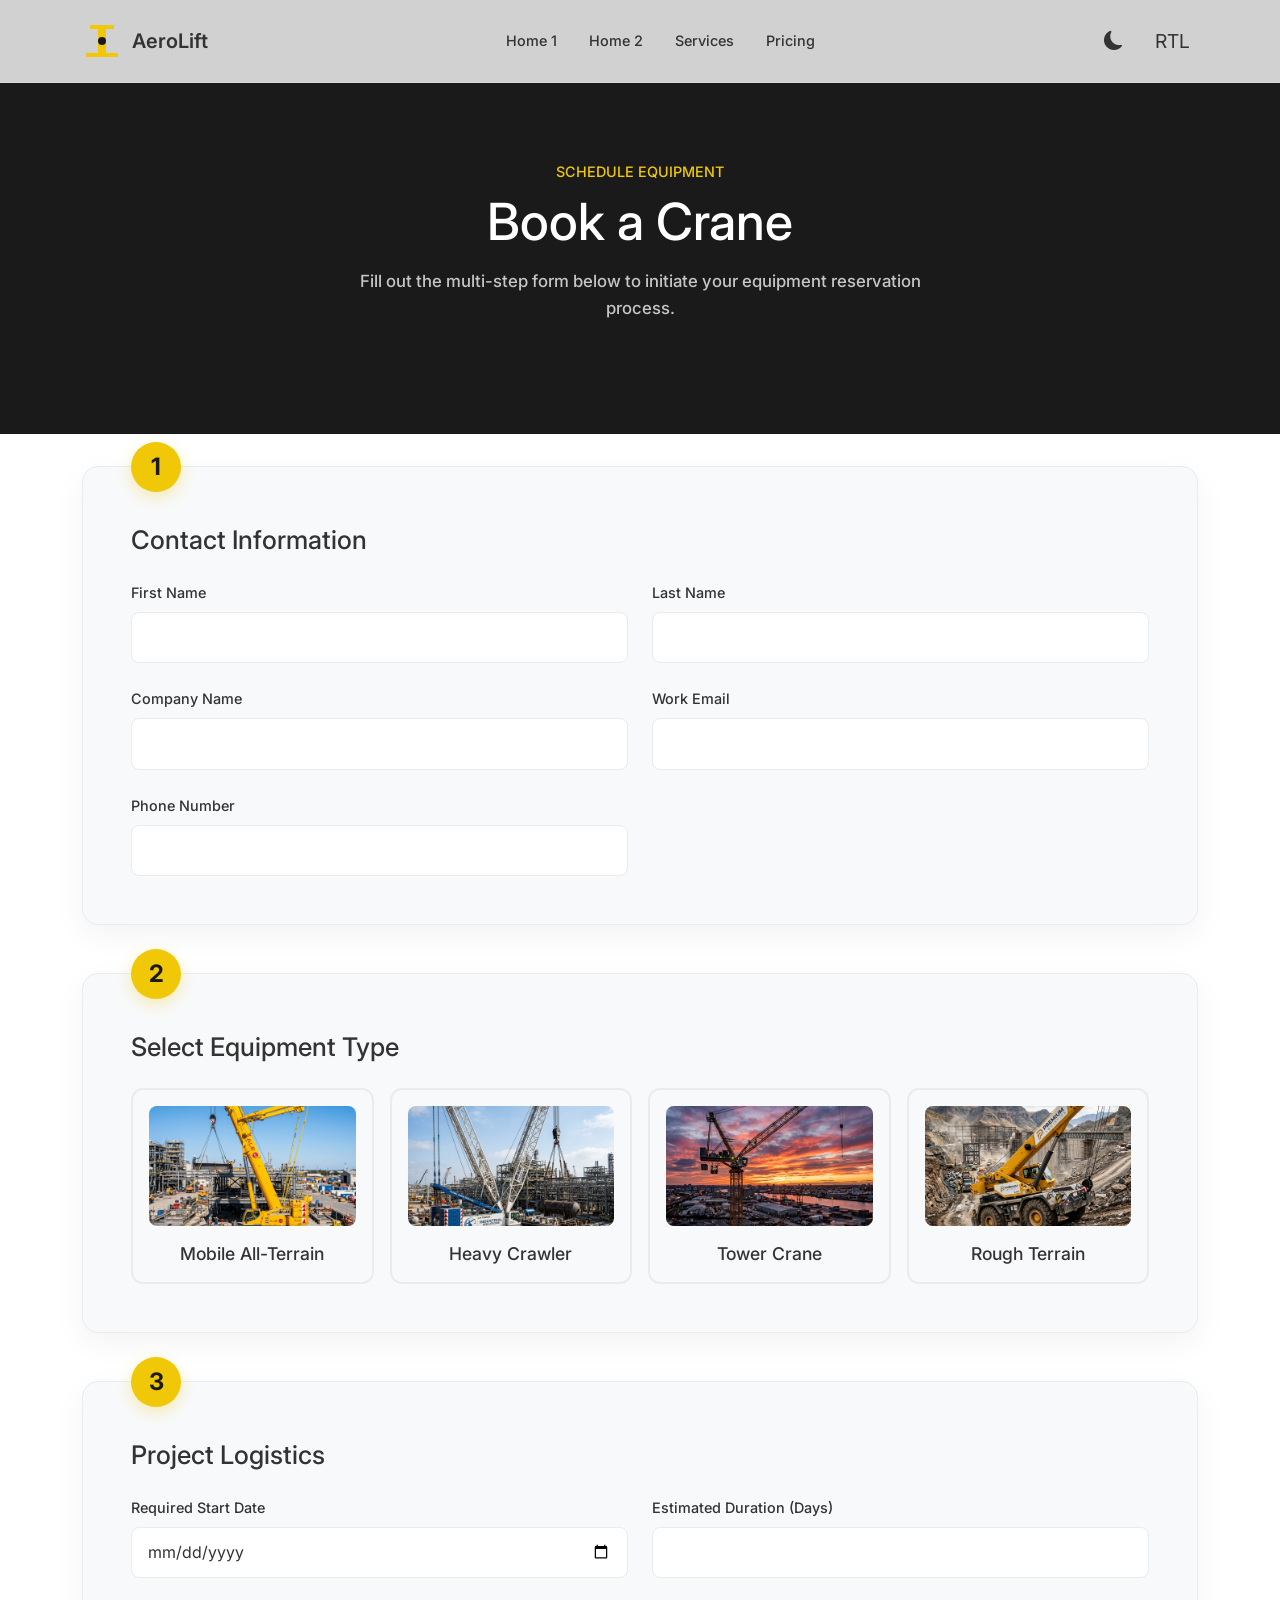
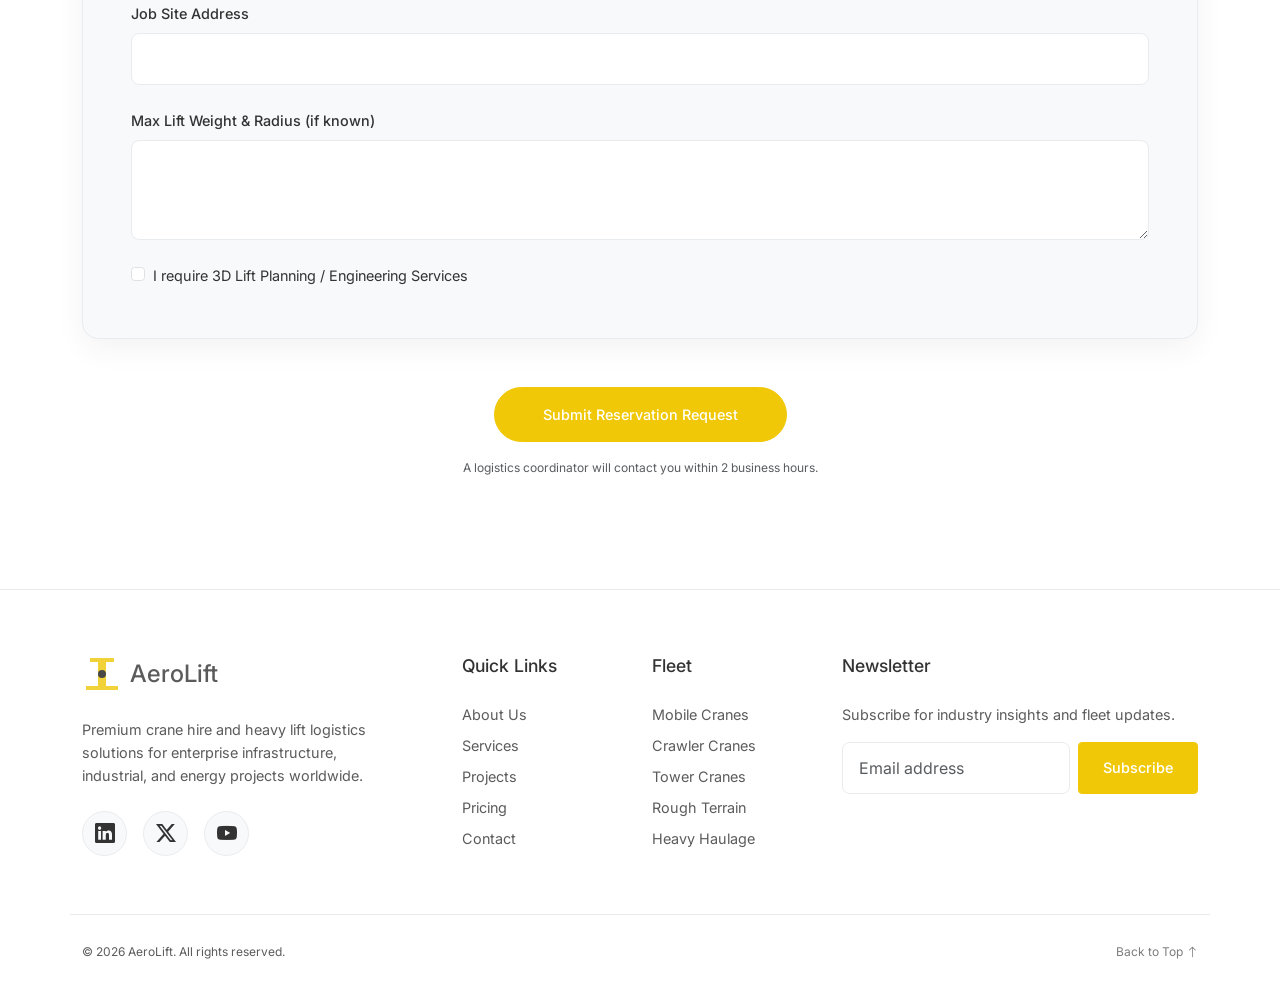
<file: booking.html>
<!DOCTYPE html>
<html lang="en" data-theme="light">
<head>
    <meta charset="UTF-8">
    <meta name="viewport" content="width=device-width, initial-scale=1.0">
    <title>Book a Crane | AeroLift</title>
    
    <!-- Google Fonts -->
    <link rel="preconnect" href="https://fonts.googleapis.com">
    <link rel="preconnect" href="https://fonts.gstatic.com" crossorigin>
    <link href="https://fonts.googleapis.com/css2?family=Inter:wght@400;500;600;700&display=swap" rel="stylesheet">
    
    <!-- Bootstrap 5 CSS -->
    <link href="https://cdn.jsdelivr.net/npm/bootstrap@5.3.2/dist/css/bootstrap.min.css" rel="stylesheet">
    <!-- Bootstrap Icons -->
    <link rel="stylesheet" href="https://cdn.jsdelivr.net/npm/bootstrap-icons@1.11.3/font/bootstrap-icons.min.css">
    
    <!-- Custom CSS -->
    <link rel="stylesheet" href="css/style.css">

    <style>
        /* Booking Specific Styles */
        
        .inner-hero {
            padding: 10rem 0 6rem;
            background-color: var(--primary-color);
            color: #fff;
            text-align: center;
        }

        /* Form Steps Reveal */
        .step-container {
            background: var(--surface-color);
            border: 1px solid var(--border-color);
            border-radius: 16px;
            padding: 3rem;
            box-shadow: 0 10px 30px rgba(0,0,0,0.05);
            margin-bottom: 3rem;
            position: relative;
        }
        .step-number {
            position: absolute;
            top: -25px;
            left: 3rem;
            background: var(--secondary-color);
            color: var(--primary-color);
            width: 50px; height: 50px;
            border-radius: 50%;
            display: flex;
            align-items: center;
            justify-content: center;
            font-size: 1.5rem;
            font-weight: 700;
            box-shadow: 0 5px 15px rgba(240, 200, 8, 0.3);
        }

        /* 3. Crane Selection Cards */
        .crane-select-card {
            border: 2px solid var(--border-color);
            border-radius: 12px;
            padding: 1rem;
            text-align: center;
            cursor: pointer;
            transition: all 0.3s ease;
            height: 100%;
        }
        .crane-select-card img {
            height: 120px;
            width: 100%;
            object-fit: cover;
            border-radius: 8px;
            margin-bottom: 1rem;
        }
        .crane-select-input {
            display: none;
        }
        .crane-select-input:checked + .crane-select-card {
            border-color: var(--secondary-color);
            background: var(--primary-color);
            color: #fff;
            transform: translateY(-5px);
            box-shadow: 0 10px 20px rgba(0,0,0,0.1);
        }

        /* Custom Form Controls */
        .form-control, .form-select {
            background-color: var(--bg-color);
            border: 1px solid var(--border-color);
            color: var(--text-color);
            padding: 0.8rem 1rem;
            border-radius: 8px;
        }
        .form-control:focus, .form-select:focus {
            border-color: var(--secondary-color);
            box-shadow: 0 0 0 0.25rem rgba(240, 200, 8, 0.25);
        }
    </style>
    <link rel="icon" href="favicon.svg" type="image/svg+xml">
</head>
<body>

    <!-- Header -->
    <nav class="navbar navbar-expand-lg fixed-top">
        <div class="container">
            <a class="navbar-brand d-flex align-items-center" href="index.html">
                <svg viewBox="0 0 100 100" xmlns="http://www.w3.org/2000/svg">
                    <path d="M10,90 L90,90 L90,80 L60,80 L60,20 L80,20 L80,10 L20,10 L20,20 L40,20 L40,80 L10,80 Z" fill="var(--secondary-color)"/>
                    <circle cx="50" cy="50" r="10" fill="var(--primary-color)"/>
                </svg>
                <span>AeroLift</span>
            </a>
            
            <button class="navbar-toggler border-0" type="button" data-bs-toggle="offcanvas" data-bs-target="#offcanvasNavbar">
                <span class="navbar-toggler-icon"></span>
            </button>
            
            <div class="collapse navbar-collapse d-none d-lg-flex" id="navbarNav">
                <ul class="navbar-nav mx-auto">
                    <li class="nav-item"><a class="nav-link" href="index.html">Home 1</a></li>
                    <li class="nav-item"><a class="nav-link" href="home-2.html">Home 2</a></li>
                    <li class="nav-item"><a class="nav-link" href="services.html">Services</a></li>
                    <li class="nav-item"><a class="nav-link" href="pricing.html">Pricing</a></li>
                </ul>
                <div class="d-flex align-items-center gap-3">
                    <button class="theme-toggle-btn" aria-label="Toggle Theme"><i class="bi bi-moon-fill"></i></button>
                    <button class="rtl-toggle-btn" aria-label="Toggle RTL">RTL</button>
                </div>
            </div>
        </div>
    </nav>

    <!-- 1. Hero Section -->
    <section class="inner-hero reveal reveal-fade-up">
        <div class="container">
            <span class="text-secondary-brand fw-bold text-uppercase tracking-wide mb-2 d-inline-block">Schedule Equipment</span>
            <h1 class="display-3 fw-bold mb-3">Book a Crane</h1>
            <p class="lead opacity-75 mx-auto" style="max-width: 600px;">Fill out the multi-step form below to initiate your equipment reservation process.</p>
        </div>
    </section>

    <!-- Booking Form Section -->
    <section class="section-padding" style="margin-top: -4rem;">
        <div class="container position-relative z-1">
            <form action="#" method="POST" class="needs-validation" novalidate>
                
                <!-- 2. Inquiry Form (Step 1) -->
                <div class="step-container reveal reveal-slide-up stagger-1">
                    <div class="step-number">1</div>
                    <h3 class="fw-bold mb-4 mt-2">Contact Information</h3>
                    <div class="row g-4">
                        <div class="col-md-6">
                            <label class="form-label fw-medium">First Name</label>
                            <input type="text" class="form-control" required>
                        </div>
                        <div class="col-md-6">
                            <label class="form-label fw-medium">Last Name</label>
                            <input type="text" class="form-control" required>
                        </div>
                        <div class="col-md-6">
                            <label class="form-label fw-medium">Company Name</label>
                            <input type="text" class="form-control" required>
                        </div>
                        <div class="col-md-6">
                            <label class="form-label fw-medium">Work Email</label>
                            <input type="email" class="form-control" required>
                        </div>
                        <div class="col-md-6">
                            <label class="form-label fw-medium">Phone Number</label>
                            <input type="tel" class="form-control" required>
                        </div>
                    </div>
                </div>

                <!-- 3. Crane Selection Cards (Step 2) -->
                <div class="step-container reveal reveal-slide-up stagger-2">
                    <div class="step-number">2</div>
                    <h3 class="fw-bold mb-4 mt-2">Select Equipment Type</h3>
                    <div class="row g-3">
                        <div class="col-6 col-md-3">
                            <label class="w-100 h-100 m-0">
                                <input type="radio" name="craneType" class="crane-select-input" value="mobile" required>
                                <div class="crane-select-card">
                                    <img src="images/mobile_crane_card.png" alt="Mobile">
                                    <h6 class="fw-bold mb-0">Mobile All-Terrain</h6>
                                </div>
                            </label>
                        </div>
                        <div class="col-6 col-md-3">
                            <label class="w-100 h-100 m-0">
                                <input type="radio" name="craneType" class="crane-select-input" value="crawler">
                                <div class="crane-select-card">
                                    <img src="images/crawler_crane_card.png" alt="Crawler">
                                    <h6 class="fw-bold mb-0">Heavy Crawler</h6>
                                </div>
                            </label>
                        </div>
                        <div class="col-6 col-md-3">
                            <label class="w-100 h-100 m-0">
                                <input type="radio" name="craneType" class="crane-select-input" value="tower">
                                <div class="crane-select-card">
                                    <img src="images/tower_crane_card.png" alt="Tower">
                                    <h6 class="fw-bold mb-0">Tower Crane</h6>
                                </div>
                            </label>
                        </div>
                        <div class="col-6 col-md-3">
                            <label class="w-100 h-100 m-0">
                                <input type="radio" name="craneType" class="crane-select-input" value="rough">
                                <div class="crane-select-card">
                                    <img src="images/rough_terrain_crane_card.png" alt="Rough Terrain">
                                    <h6 class="fw-bold mb-0">Rough Terrain</h6>
                                </div>
                            </label>
                        </div>
                    </div>
                </div>

                <!-- 4. Project Requirements (Step 3) -->
                <div class="step-container reveal reveal-slide-up stagger-3">
                    <div class="step-number">3</div>
                    <h3 class="fw-bold mb-4 mt-2">Project Logistics</h3>
                    <div class="row g-4">
                        <div class="col-md-6">
                            <label class="form-label fw-medium">Required Start Date</label>
                            <input type="date" class="form-control" required>
                        </div>
                        <div class="col-md-6">
                            <label class="form-label fw-medium">Estimated Duration (Days)</label>
                            <input type="number" class="form-control" min="1" required>
                        </div>
                        <div class="col-12">
                            <label class="form-label fw-medium">Job Site Address</label>
                            <input type="text" class="form-control" required>
                        </div>
                        <div class="col-12">
                            <label class="form-label fw-medium">Max Lift Weight & Radius (if known)</label>
                            <textarea class="form-control" rows="3"></textarea>
                        </div>
                        <div class="col-12">
                            <div class="form-check">
                                <input class="form-check-input" type="checkbox" id="planningCheck">
                                <label class="form-check-label" for="planningCheck">
                                    I require 3D Lift Planning / Engineering Services
                                </label>
                            </div>
                        </div>
                    </div>
                </div>

                <!-- 5. Booking CTA -->
                <div class="text-center reveal reveal-fade-up stagger-4">
                    <button type="submit" class="btn btn-primary btn-lg px-5 py-3 fw-bold rounded-pill">Submit Reservation Request</button>
                    <p class="text-muted mt-3 small">A logistics coordinator will contact you within 2 business hours.</p>
                </div>
            </form>
        </div>
    </section>

        <!-- Footer -->
    <footer>
        <div class="container">
            <div class="row g-4">
                <div class="col-lg-4 pe-lg-5">
                    <a class="navbar-brand d-flex align-items-center mb-4 text-decoration-none" href="index.html">
                        <svg viewBox="0 0 100 100" xmlns="http://www.w3.org/2000/svg" style="height: 40px;">
                            <path d="M10,90 L90,90 L90,80 L60,80 L60,20 L80,20 L80,10 L20,10 L20,20 L40,20 L40,80 L10,80 Z" fill="var(--secondary-color)"/>
                            <circle cx="50" cy="50" r="10" fill="var(--primary-color)"/>
                        </svg>
                        <span class="fs-4 fw-bold ms-2" style="color: var(--text-color);">AeroLift</span>
                    </a>
                    <p>Premium crane hire and heavy lift logistics solutions for enterprise infrastructure, industrial, and energy projects worldwide.</p>
                    <div class="d-flex gap-3 mt-4">
                        <a href="#" class="text-white fs-5"><i class="bi bi-linkedin"></i></a>
                        <a href="#" class="text-white fs-5"><i class="bi bi-twitter-x"></i></a>
                        <a href="#" class="text-white fs-5"><i class="bi bi-youtube"></i></a>
                    </div>
                </div>
                <div class="col-lg-2 col-md-4">
                    <h5>Quick Links</h5>
                    <ul class="list-unstyled d-flex flex-column gap-2">
                        <li><a href="about.html">About Us</a></li>
                        <li><a href="services.html">Services</a></li>
                        <li><a href="projects.html">Projects</a></li>
                        <li><a href="pricing.html">Pricing</a></li>
                        <li><a href="contact.html">Contact</a></li>
                    </ul>
                </div>
                <div class="col-lg-2 col-md-4">
                    <h5>Fleet</h5>
                    <ul class="list-unstyled d-flex flex-column gap-2">
                        <li><a href="#">Mobile Cranes</a></li>
                        <li><a href="#">Crawler Cranes</a></li>
                        <li><a href="#">Tower Cranes</a></li>
                        <li><a href="#">Rough Terrain</a></li>
                        <li><a href="#">Heavy Haulage</a></li>
                    </ul>
                </div>
                <div class="col-lg-4 col-md-4">
                    <h5>Newsletter</h5>
                    <p>Subscribe for industry insights and fleet updates.</p>
                    <form class="d-flex gap-2 mt-3">
                        <input type="email" class="form-control" placeholder="Email address" required>
                        <button class="btn btn-primary" type="submit">Subscribe</button>
                    </form>
                </div>
            </div>
            <div class="row footer-bottom align-items-center">
                <div class="col-md-6 text-center text-md-start mb-3 mb-md-0">
                    <small>&copy; 2026 AeroLift. All rights reserved.</small>
                </div>
                <div class="col-md-6 text-center text-md-end">
                    <small>
                        <a href="#" onclick="window.scrollTo({top: 0, behavior: 'smooth'}); return false;">Back to Top <i class="bi bi-arrow-up"></i></a>
                    </small>
                </div>
            </div>
        </div>
    </footer>

    <!-- Bootstrap 5 JS Bundle -->
    <script src="https://cdn.jsdelivr.net/npm/bootstrap@5.3.2/dist/js/bootstrap.bundle.min.js"></script>
    <!-- Custom JS -->
    <script src="js/main.js"></script>
    <script>
        // Form Validation Bootstrap
        (() => {
            'use strict'
            const forms = document.querySelectorAll('.needs-validation')
            Array.from(forms).forEach(form => {
                form.addEventListener('submit', event => {
                    if (!form.checkValidity()) {
                        event.preventDefault()
                        event.stopPropagation()
                    }
                    form.classList.add('was-validated')
                }, false)
            })
        })()
    </script>
</body>
</html>
</file>
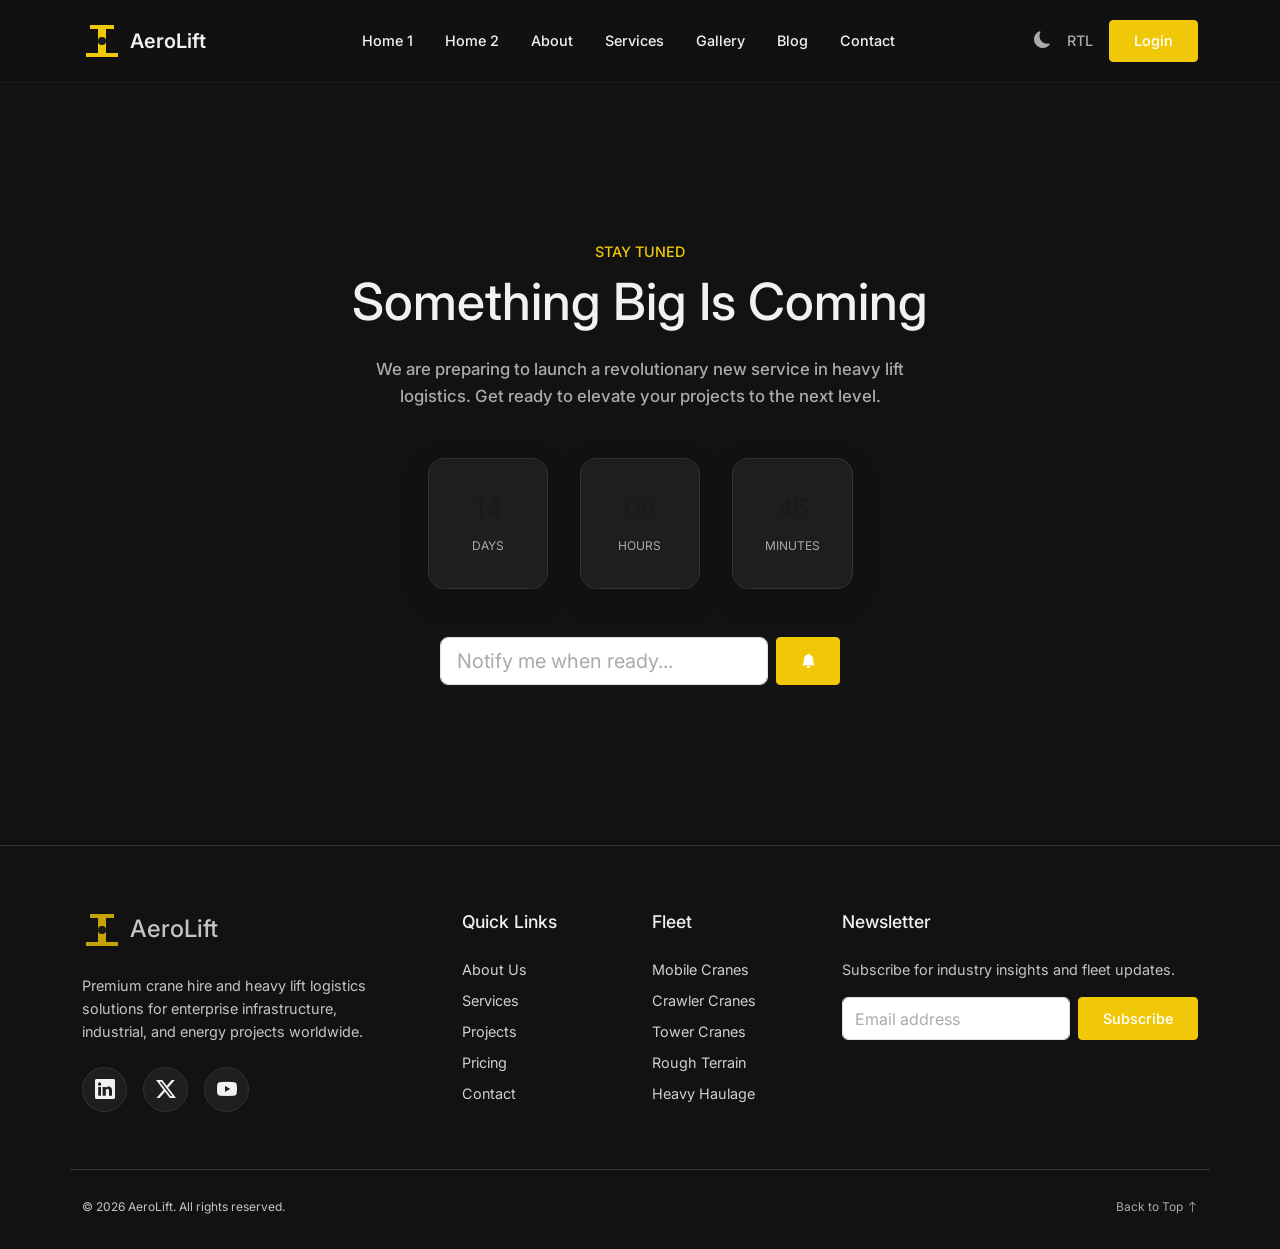
<file: coming-soon.html>
<!DOCTYPE html>
<html lang="en" data-theme="dark">
<head>
    <meta charset="UTF-8">
    <meta name="viewport" content="width=device-width, initial-scale=1.0">
    <title>Coming Soon | AeroLift</title>
    
    <!-- Google Fonts -->
    <link rel="preconnect" href="https://fonts.googleapis.com">
    <link rel="preconnect" href="https://fonts.gstatic.com" crossorigin>
    <link href="https://fonts.googleapis.com/css2?family=Inter:wght@400;500;600;700&display=swap" rel="stylesheet">
    
    <!-- Bootstrap 5 CSS -->
    <link href="https://cdn.jsdelivr.net/npm/bootstrap@5.3.2/dist/css/bootstrap.min.css" rel="stylesheet">
    <!-- Bootstrap Icons -->
    <link rel="stylesheet" href="https://cdn.jsdelivr.net/npm/bootstrap-icons@1.11.3/font/bootstrap-icons.min.css">
    
    <!-- Custom CSS -->
    <link rel="stylesheet" href="css/style.css">
    
    <style>
        .coming-soon-section {
            padding: 15rem 0 10rem;
            min-height: calc(100vh - 400px);
            display: flex;
            align-items: center;
        }
        .countdown {
            display: flex;
            justify-content: center;
            gap: 2rem;
            margin: 3rem 0;
        }
        .countdown-item {
            background: var(--surface-color);
            padding: 2rem;
            border-radius: 16px;
            min-width: 120px;
            box-shadow: 0 10px 30px rgba(0,0,0,0.1);
            border: 1px solid var(--border-color);
        }
        .countdown-item h3 {
            font-size: 3rem;
            font-weight: 800;
            color: var(--primary-color);
            margin-bottom: 0.5rem;
        }
        @media (max-width: 768px) {
            .countdown { gap: 1rem; flex-wrap: wrap; }
            .countdown-item { min-width: 100px; padding: 1.5rem; }
            .countdown-item h3 { font-size: 2rem; }
        }
    </style>
    <link rel="icon" href="favicon.svg" type="image/svg+xml">
</head>
<body>

    <!-- Header -->
    <nav class="navbar navbar-expand-lg fixed-top">
        <div class="container">
            <a class="navbar-brand d-flex align-items-center" href="index.html">
                <svg viewBox="0 0 100 100" xmlns="http://www.w3.org/2000/svg" style="height: 40px;">
                    <path d="M10,90 L90,90 L90,80 L60,80 L60,20 L80,20 L80,10 L20,10 L20,20 L40,20 L40,80 L10,80 Z" fill="var(--secondary-color)"/>
                    <circle cx="50" cy="50" r="10" fill="var(--primary-color)"/>
                </svg>
                <span class="ms-2">AeroLift</span>
            </a>
            
            <button class="navbar-toggler border-0" type="button" data-bs-toggle="offcanvas" data-bs-target="#offcanvasNavbar">
                <span class="navbar-toggler-icon"></span>
            </button>
            
            <div class="collapse navbar-collapse d-none d-lg-flex" id="navbarNav">
                <ul class="navbar-nav mx-auto">
                    <li class="nav-item"><a class="nav-link" href="index.html">Home 1</a></li>
                    <li class="nav-item"><a class="nav-link" href="home-2.html">Home 2</a></li>
                    <li class="nav-item"><a class="nav-link" href="about.html">About</a></li>
                    <li class="nav-item"><a class="nav-link" href="services.html">Services</a></li>
                    <li class="nav-item"><a class="nav-link" href="gallery.html">Gallery</a></li>
                    <li class="nav-item"><a class="nav-link" href="blog.html">Blog</a></li>
                    <li class="nav-item"><a class="nav-link" href="contact.html">Contact</a></li>
                </ul>
                <div class="d-flex align-items-center gap-3">
                    <button class="theme-toggle-btn btn btn-link text-decoration-none p-0" aria-label="Toggle Theme"><i class="bi bi-moon-fill text-muted fs-5"></i></button>
                    <button class="rtl-toggle-btn btn btn-link text-decoration-none text-muted fw-semibold p-0" aria-label="Toggle RTL">RTL</button>
                    <a href="login.html" class="btn btn-primary">Login</a>
                </div>
            </div>
        </div>
    </nav>

    <!-- Mobile Offcanvas -->
    <div class="offcanvas offcanvas-end" tabindex="-1" id="offcanvasNavbar" style="background: var(--bg-color);">
        <div class="offcanvas-header border-bottom border-secondary">
            <h5 class="offcanvas-title fw-bold" style="color: var(--text-color);">Menu</h5>
            <button type="button" class="btn-close" data-bs-dismiss="offcanvas" aria-label="Close" style="filter: invert(var(--bs-btn-close-white-filter, 0));"></button>
        </div>
        <div class="offcanvas-body">
            <ul class="navbar-nav justify-content-end flex-grow-1 pe-3">
                <li class="nav-item"><a class="nav-link" href="index.html">Home 1</a></li>
                <li class="nav-item"><a class="nav-link" href="home-2.html">Home 2</a></li>
                <li class="nav-item"><a class="nav-link" href="about.html">About</a></li>
                <li class="nav-item"><a class="nav-link" href="services.html">Services</a></li>
                <li class="nav-item"><a class="nav-link" href="gallery.html">Gallery</a></li>
                <li class="nav-item"><a class="nav-link" href="blog.html">Blog</a></li>
                <li class="nav-item"><a class="nav-link" href="contact.html">Contact</a></li>
                <li class="nav-item mt-3"><a href="login.html" class="btn btn-primary w-100">Login</a></li>
                <li class="nav-item mt-3 d-flex gap-2">
                    <button class="theme-toggle-btn btn btn-outline w-50"><i class="bi bi-moon-fill"></i> Theme</button>
                    <button class="rtl-toggle-btn btn btn-outline w-50">RTL</button>
                </li>
            </ul>
        </div>
    </div>
    </div>

    <!-- Coming Soon Section -->
    <section class="coming-soon-section">
        <div class="container text-center reveal reveal-fade-up">
            <span class="text-secondary-brand fw-semibold text-uppercase">Stay Tuned</span>
            <h1 class="fw-bold mt-2 mb-4 display-4">Something Big Is Coming</h1>
            <p class="text-muted fs-5 mb-5 mx-auto" style="max-width: 600px;">We are preparing to launch a revolutionary new service in heavy lift logistics. Get ready to elevate your projects to the next level.</p>
            
            <div class="countdown mx-auto">
                <div class="countdown-item">
                    <h3>14</h3>
                    <span class="text-uppercase small text-muted">Days</span>
                </div>
                <div class="countdown-item">
                    <h3>08</h3>
                    <span class="text-uppercase small text-muted">Hours</span>
                </div>
                <div class="countdown-item">
                    <h3>45</h3>
                    <span class="text-uppercase small text-muted">Minutes</span>
                </div>
            </div>

            <form class="d-flex gap-2 mt-5 mx-auto" style="max-width: 400px;">
                <input type="email" class="form-control form-control-lg" placeholder="Notify me when ready..." required>
                <button class="btn btn-primary btn-lg px-4" type="submit"><i class="bi bi-bell-fill"></i></button>
            </form>
        </div>
    </section>

    <!-- Footer -->
    <footer>
        <div class="container">
            <div class="row g-4">
                <div class="col-lg-4 pe-lg-5">
                    <a class="navbar-brand d-flex align-items-center mb-4 text-decoration-none" href="index.html">
                        <svg viewBox="0 0 100 100" xmlns="http://www.w3.org/2000/svg" style="height: 40px;">
                            <path d="M10,90 L90,90 L90,80 L60,80 L60,20 L80,20 L80,10 L20,10 L20,20 L40,20 L40,80 L10,80 Z" fill="var(--secondary-color)"/>
                            <circle cx="50" cy="50" r="10" fill="var(--primary-color)"/>
                        </svg>
                        <span class="fs-4 fw-bold ms-2" style="color: var(--text-color);">AeroLift</span>
                    </a>
                    <p>Premium crane hire and heavy lift logistics solutions for enterprise infrastructure, industrial, and energy projects worldwide.</p>
                    <div class="d-flex gap-3 mt-4">
                        <a href="#" class="text-white fs-5"><i class="bi bi-linkedin"></i></a>
                        <a href="#" class="text-white fs-5"><i class="bi bi-twitter-x"></i></a>
                        <a href="#" class="text-white fs-5"><i class="bi bi-youtube"></i></a>
                    </div>
                </div>
                <div class="col-lg-2 col-md-4">
                    <h5>Quick Links</h5>
                    <ul class="list-unstyled d-flex flex-column gap-2">
                        <li><a href="about.html">About Us</a></li>
                        <li><a href="services.html">Services</a></li>
                        <li><a href="projects.html">Projects</a></li>
                        <li><a href="pricing.html">Pricing</a></li>
                        <li><a href="contact.html">Contact</a></li>
                    </ul>
                </div>
                <div class="col-lg-2 col-md-4">
                    <h5>Fleet</h5>
                    <ul class="list-unstyled d-flex flex-column gap-2">
                        <li><a href="#">Mobile Cranes</a></li>
                        <li><a href="#">Crawler Cranes</a></li>
                        <li><a href="#">Tower Cranes</a></li>
                        <li><a href="#">Rough Terrain</a></li>
                        <li><a href="#">Heavy Haulage</a></li>
                    </ul>
                </div>
                <div class="col-lg-4 col-md-4">
                    <h5>Newsletter</h5>
                    <p>Subscribe for industry insights and fleet updates.</p>
                    <form class="d-flex gap-2 mt-3">
                        <input type="email" class="form-control" placeholder="Email address" required>
                        <button class="btn btn-primary" type="submit">Subscribe</button>
                    </form>
                </div>
            </div>
            <div class="row footer-bottom align-items-center">
                <div class="col-md-6 text-center text-md-start mb-3 mb-md-0">
                    <small>&copy; 2026 AeroLift. All rights reserved.</small>
                </div>
                <div class="col-md-6 text-center text-md-end">
                    <small>
                        <a href="#" onclick="window.scrollTo({top: 0, behavior: 'smooth'}); return false;">Back to Top <i class="bi bi-arrow-up"></i></a>
                    </small>
                </div>
            </div>
        </div>
    </footer>

    <!-- Bootstrap 5 JS Bundle -->
    <script src="https://cdn.jsdelivr.net/npm/bootstrap@5.3.2/dist/js/bootstrap.bundle.min.js"></script>
    <!-- Custom JS -->
    <script src="js/main.js"></script>
</body>
</html>
</file>
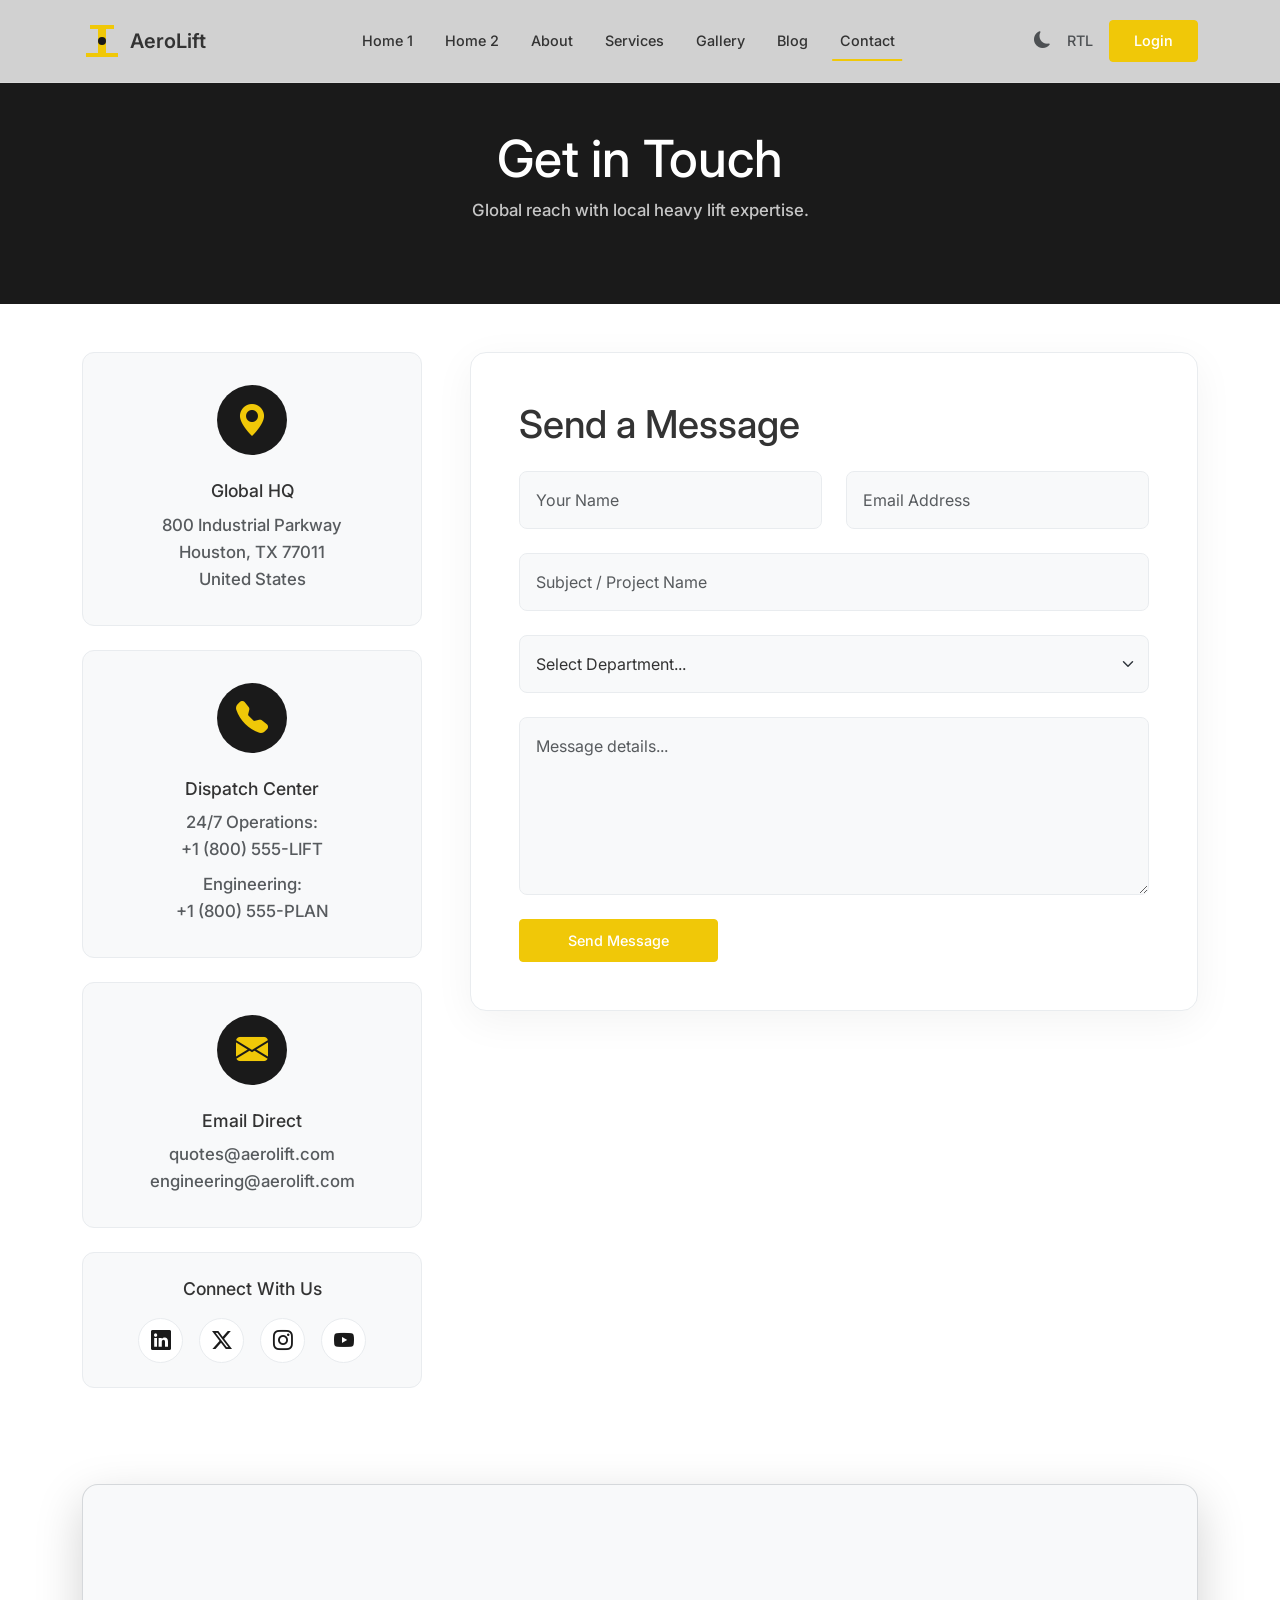
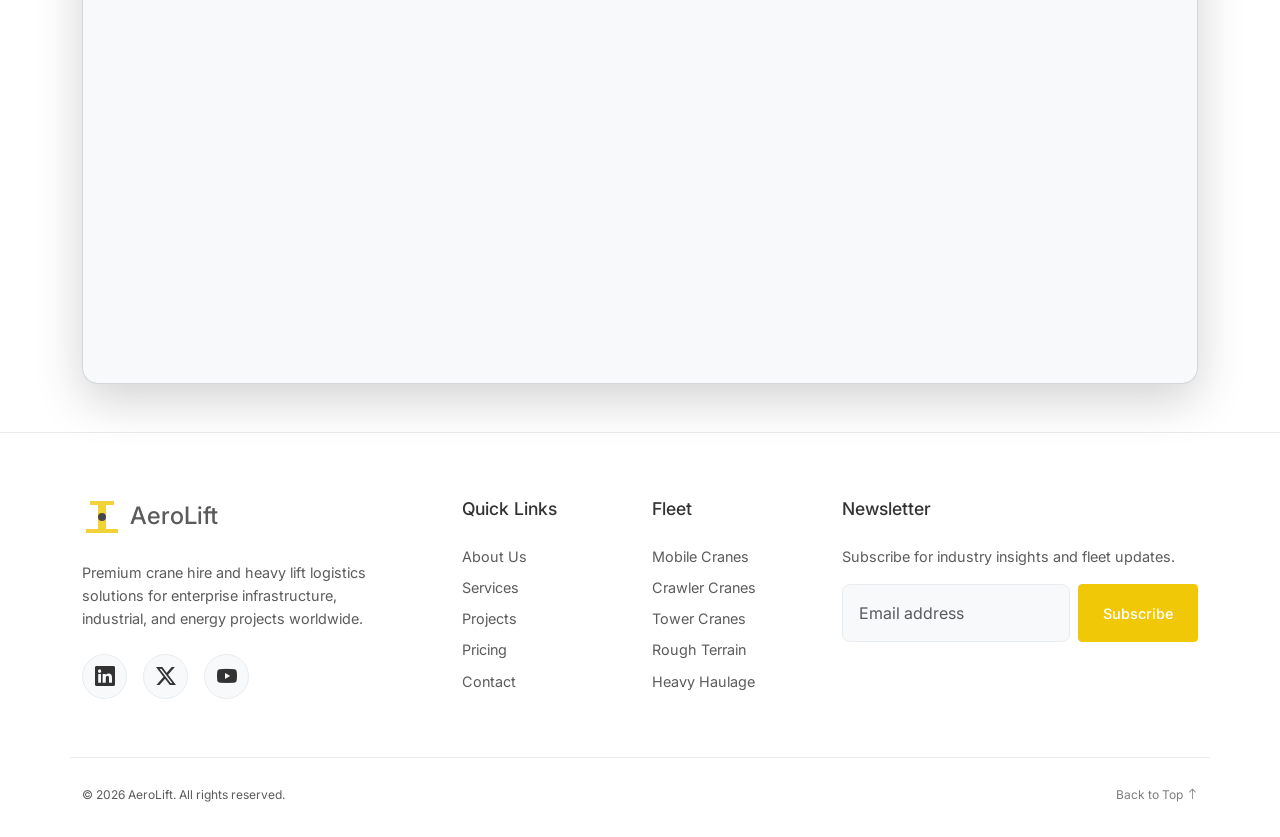
<file: contact.html>
<!DOCTYPE html>
<html lang="en" data-theme="light">
<head>
    <meta charset="UTF-8">
    <meta name="viewport" content="width=device-width, initial-scale=1.0">
    <title>Contact Us | AeroLift</title>
    
    <!-- Google Fonts -->
    <link rel="preconnect" href="https://fonts.googleapis.com">
    <link rel="preconnect" href="https://fonts.gstatic.com" crossorigin>
    <link href="https://fonts.googleapis.com/css2?family=Inter:wght@400;500;600;700&display=swap" rel="stylesheet">
    
    <!-- Bootstrap 5 CSS -->
    <link href="https://cdn.jsdelivr.net/npm/bootstrap@5.3.2/dist/css/bootstrap.min.css" rel="stylesheet">
    <!-- Bootstrap Icons -->
    <link rel="stylesheet" href="https://cdn.jsdelivr.net/npm/bootstrap-icons@1.11.3/font/bootstrap-icons.min.css">
    
    <!-- Custom CSS -->
    <link rel="stylesheet" href="css/style.css">

    <style>
        /* Contact Specific Styles */
        
        .inner-hero {
            padding: 8rem 0 4rem;
            background-color: var(--primary-color);
            color: #fff;
            text-align: center;
        }

        /* 2. Contact Information Grid */
        .contact-info-card {
            background: var(--surface-color);
            border: 1px solid var(--border-color);
            border-radius: 12px;
            padding: 2rem;
            text-align: center;
            height: 100%;
            transition: all 0.3s ease;
        }
        .contact-info-card:hover {
            transform: translateY(-5px);
            border-color: var(--secondary-color);
        }
        .contact-icon {
            width: 70px; height: 70px;
            background: var(--primary-color);
            color: var(--secondary-color);
            border-radius: 50%;
            display: flex;
            align-items: center;
            justify-content: center;
            font-size: 2rem;
            margin: 0 auto 1.5rem;
        }

        /* 3. Contact Form */
        .contact-form-wrapper {
            background: var(--bg-color);
            border: 1px solid var(--border-color);
            border-radius: 16px;
            padding: 3rem;
            box-shadow: 0 10px 40px rgba(0,0,0,0.05);
        }
        .form-control, .form-select {
            background-color: var(--surface-color);
            border: 1px solid var(--border-color);
            color: var(--text-color);
            padding: 1rem;
            border-radius: 8px;
        }
        .form-control:focus, .form-select:focus {
            border-color: var(--secondary-color);
            box-shadow: none;
            background-color: var(--bg-color);
        }

        /* 5. Google Maps Simulated */
        .map-container {
            border-radius: 16px;
            overflow: hidden;
            height: 500px;
            background-color: var(--surface-color);
            position: relative;
            display: flex;
            align-items: center;
            justify-content: center;
        }
        .map-container img {
            position: absolute;
            width: 100%; height: 100%;
            object-fit: cover;
            opacity: 0.5;
            filter: grayscale(1);
        }
        .map-marker {
            position: relative;
            z-index: 1;
            color: var(--secondary-color);
            font-size: 4rem;
            text-shadow: 0 5px 15px rgba(0,0,0,0.3);
            animation: bounce 2s infinite ease-in-out;
        }
        @keyframes bounce {
            0%, 100% { transform: translateY(0); }
            50% { transform: translateY(-15px); }
        }
        
        /* 6. Social Icons Hover */
        .social-icon {
            width: 45px;
            height: 45px;
            background: var(--bg-color);
            color: var(--primary-color);
            border: 1px solid var(--border-color);
            border-radius: 50%;
            display: flex;
            align-items: center;
            justify-content: center;
            font-size: 1.25rem;
            transition: all 0.3s cubic-bezier(0.175, 0.885, 0.32, 1.275);
            text-decoration: none;
        }
        [data-theme="dark"] .social-icon {
            color: var(--text-color);
        }
        .social-icon:hover {
            background: var(--secondary-color);
            color: var(--primary-color) !important;
            transform: translateY(-5px) scale(1.1);
            border-color: var(--secondary-color);
            box-shadow: 0 10px 20px rgba(240, 200, 8, 0.3);
        }
    </style>
    <link rel="icon" href="favicon.svg" type="image/svg+xml">
    <link rel="icon" href="favicon.svg" type="image/svg+xml">
</head>
<body>

    <!-- Header -->
    <nav class="navbar navbar-expand-lg fixed-top">
        <div class="container">
            <a class="navbar-brand d-flex align-items-center" href="index.html">
                <svg viewBox="0 0 100 100" xmlns="http://www.w3.org/2000/svg" style="height: 40px;">
                    <path d="M10,90 L90,90 L90,80 L60,80 L60,20 L80,20 L80,10 L20,10 L20,20 L40,20 L40,80 L10,80 Z" fill="var(--secondary-color)"/>
                    <circle cx="50" cy="50" r="10" fill="var(--primary-color)"/>
                </svg>
                <span class="ms-2">AeroLift</span>
            </a>
            
            <button class="navbar-toggler border-0" type="button" data-bs-toggle="offcanvas" data-bs-target="#offcanvasNavbar">
                <span class="navbar-toggler-icon"></span>
            </button>
            
            <div class="collapse navbar-collapse d-none d-lg-flex" id="navbarNav">
                <ul class="navbar-nav mx-auto">
                    <li class="nav-item"><a class="nav-link" href="index.html">Home 1</a></li>
                    <li class="nav-item"><a class="nav-link" href="home-2.html">Home 2</a></li>
                    <li class="nav-item"><a class="nav-link" href="about.html">About</a></li>
                    <li class="nav-item"><a class="nav-link" href="services.html">Services</a></li>
                    <li class="nav-item"><a class="nav-link" href="gallery.html">Gallery</a></li>
                    <li class="nav-item"><a class="nav-link" href="blog.html">Blog</a></li>
                    <li class="nav-item"><a class="nav-link" href="contact.html">Contact</a></li>
                </ul>
                <div class="d-flex align-items-center gap-3">
                    <button class="theme-toggle-btn btn btn-link text-decoration-none p-0" aria-label="Toggle Theme"><i class="bi bi-moon-fill text-muted fs-5"></i></button>
                    <button class="rtl-toggle-btn btn btn-link text-decoration-none text-muted fw-semibold p-0" aria-label="Toggle RTL">RTL</button>
                    <a href="login.html" class="btn btn-primary">Login</a>
                </div>
            </div>
        </div>
    </nav>

    <!-- Mobile Offcanvas -->
    <div class="offcanvas offcanvas-end" tabindex="-1" id="offcanvasNavbar" style="background: var(--bg-color);">
        <div class="offcanvas-header border-bottom border-secondary">
            <h5 class="offcanvas-title fw-bold" style="color: var(--text-color);">Menu</h5>
            <button type="button" class="btn-close" data-bs-dismiss="offcanvas" aria-label="Close" style="filter: invert(var(--bs-btn-close-white-filter, 0));"></button>
        </div>
        <div class="offcanvas-body">
            <ul class="navbar-nav justify-content-end flex-grow-1 pe-3">
                <li class="nav-item"><a class="nav-link" href="index.html">Home 1</a></li>
                <li class="nav-item"><a class="nav-link" href="home-2.html">Home 2</a></li>
                <li class="nav-item"><a class="nav-link" href="about.html">About</a></li>
                <li class="nav-item"><a class="nav-link" href="services.html">Services</a></li>
                <li class="nav-item"><a class="nav-link" href="gallery.html">Gallery</a></li>
                <li class="nav-item"><a class="nav-link" href="blog.html">Blog</a></li>
                <li class="nav-item"><a class="nav-link" href="contact.html">Contact</a></li>
                <li class="nav-item mt-3"><a href="login.html" class="btn btn-primary w-100">Login</a></li>
                <li class="nav-item mt-3 d-flex gap-2">
                    <button class="theme-toggle-btn btn btn-outline w-50"><i class="bi bi-moon-fill"></i> Theme</button>
                    <button class="rtl-toggle-btn btn btn-outline w-50">RTL</button>
                </li>
            </ul>
        </div>
    </div>

    <!-- 1. Hero Section -->
    <section class="inner-hero reveal reveal-fade-up">
        <div class="container">
            <h1 class="display-3 fw-bold mb-2">Get in Touch</h1>
            <p class="lead opacity-75">Global reach with local heavy lift expertise.</p>
        </div>
    </section>

    <!-- Main Content -->
    <section class="section-padding" style="margin-top: -3rem;">
        <div class="container position-relative z-1">
            <div class="row g-5">
                
                <!-- 2. Contact Information -->
                <div class="col-lg-4">
                    <div class="d-flex flex-column gap-4">
                        <div class="contact-info-card reveal reveal-scale stagger-1">
                            <div class="contact-icon"><i class="bi bi-geo-alt-fill"></i></div>
                            <h4 class="fw-bold">Global HQ</h4>
                            <p class="text-muted mb-0">800 Industrial Parkway<br>Houston, TX 77011<br>United States</p>
                        </div>
                        <div class="contact-info-card reveal reveal-scale stagger-2">
                            <div class="contact-icon"><i class="bi bi-telephone-fill"></i></div>
                            <h4 class="fw-bold">Dispatch Center</h4>
                            <p class="text-muted mb-0"><strong>24/7 Operations:</strong><br>+1 (800) 555-LIFT</p>
                            <p class="text-muted mt-2 mb-0"><strong>Engineering:</strong><br>+1 (800) 555-PLAN</p>
                        </div>
                        <div class="contact-info-card reveal reveal-scale stagger-3">
                            <div class="contact-icon"><i class="bi bi-envelope-fill"></i></div>
                            <h4 class="fw-bold">Email Direct</h4>
                            <p class="text-muted mb-0">quotes@aerolift.com<br>engineering@aerolift.com</p>
                        </div>
                        <div class="contact-info-card reveal reveal-scale stagger-4 py-4">
                            <h5 class="fw-bold mb-3">Connect With Us</h5>
                            <div class="d-flex justify-content-center gap-3">
                                <a href="#" class="social-icon" aria-label="LinkedIn"><i class="bi bi-linkedin"></i></a>
                                <a href="#" class="social-icon" aria-label="Twitter"><i class="bi bi-twitter-x"></i></a>
                                <a href="#" class="social-icon" aria-label="Instagram"><i class="bi bi-instagram"></i></a>
                                <a href="#" class="social-icon" aria-label="YouTube"><i class="bi bi-youtube"></i></a>
                            </div>
                        </div>
                    </div>
                </div>

                <!-- 3. Contact Form -->
                <div class="col-lg-8 reveal reveal-fade-left">
                    <div class="contact-form-wrapper">
                        <h2 class="fw-bold mb-4">Send a Message</h2>
                        <form action="#" method="POST" class="needs-validation" novalidate>
                            <div class="row g-4">
                                <div class="col-md-6">
                                    <input type="text" class="form-control" placeholder="Your Name" required>
                                </div>
                                <div class="col-md-6">
                                    <input type="email" class="form-control" placeholder="Email Address" required>
                                </div>
                                <div class="col-12">
                                    <input type="text" class="form-control" placeholder="Subject / Project Name" required>
                                </div>
                                <div class="col-12">
                                    <select class="form-select" required>
                                        <option value="" selected disabled>Select Department...</option>
                                        <option value="1">Crane Rental Sales</option>
                                        <option value="2">Engineering & Lift Planning</option>
                                        <option value="3">Heavy Haulage Logistics</option>
                                        <option value="4">General Inquiry</option>
                                    </select>
                                </div>
                                <div class="col-12">
                                    <textarea class="form-control" rows="6" placeholder="Message details..." required></textarea>
                                </div>
                                <div class="col-12">
                                    <button type="submit" class="btn btn-primary btn-lg fw-bold px-5">Send Message</button>
                                </div>
                            </div>
                        </form>
                    </div>
                </div>

            </div>
        </div>
    </section>



    <!-- 5. Google Maps Section -->
    <section class="pb-5 bg-surface-color">
        <div class="container reveal reveal-zoom">
            <div class="map-container overflow-hidden rounded-4 shadow-lg border border-secondary border-opacity-25" style="height: 500px;">
                <iframe src="https://www.google.com/maps/embed?pb=!1m18!1m12!1m3!1d110825.8078652615!2d-95.45266738981447!3d29.771239592476722!2m3!1f0!2f0!3f0!3m2!1i1024!2i768!4f13.1!3m3!1m2!1s0x8640b8b4488d8501%3A0xca0d02def365053b!2sHouston%2C%20TX!5e0!3m2!1sen!2sus!4v1718042456456!5m2!1sen!2sus" width="100%" height="100%" style="border:0;" allowfullscreen="" loading="lazy" referrerpolicy="no-referrer-when-downgrade"></iframe>
            </div>
        </div>
    </section>

        <!-- Footer -->
    <footer>
        <div class="container">
            <div class="row g-4">
                <div class="col-lg-4 pe-lg-5">
                    <a class="navbar-brand d-flex align-items-center mb-4 text-decoration-none" href="index.html">
                        <svg viewBox="0 0 100 100" xmlns="http://www.w3.org/2000/svg" style="height: 40px;">
                            <path d="M10,90 L90,90 L90,80 L60,80 L60,20 L80,20 L80,10 L20,10 L20,20 L40,20 L40,80 L10,80 Z" fill="var(--secondary-color)"/>
                            <circle cx="50" cy="50" r="10" fill="var(--primary-color)"/>
                        </svg>
                        <span class="fs-4 fw-bold ms-2" style="color: var(--text-color);">AeroLift</span>
                    </a>
                    <p>Premium crane hire and heavy lift logistics solutions for enterprise infrastructure, industrial, and energy projects worldwide.</p>
                    <div class="d-flex gap-3 mt-4">
                        <a href="#" class="text-white fs-5"><i class="bi bi-linkedin"></i></a>
                        <a href="#" class="text-white fs-5"><i class="bi bi-twitter-x"></i></a>
                        <a href="#" class="text-white fs-5"><i class="bi bi-youtube"></i></a>
                    </div>
                </div>
                <div class="col-lg-2 col-md-4">
                    <h5>Quick Links</h5>
                    <ul class="list-unstyled d-flex flex-column gap-2">
                        <li><a href="about.html">About Us</a></li>
                        <li><a href="services.html">Services</a></li>
                        <li><a href="projects.html">Projects</a></li>
                        <li><a href="pricing.html">Pricing</a></li>
                        <li><a href="contact.html">Contact</a></li>
                    </ul>
                </div>
                <div class="col-lg-2 col-md-4">
                    <h5>Fleet</h5>
                    <ul class="list-unstyled d-flex flex-column gap-2">
                        <li><a href="#">Mobile Cranes</a></li>
                        <li><a href="#">Crawler Cranes</a></li>
                        <li><a href="#">Tower Cranes</a></li>
                        <li><a href="#">Rough Terrain</a></li>
                        <li><a href="#">Heavy Haulage</a></li>
                    </ul>
                </div>
                <div class="col-lg-4 col-md-4">
                    <h5>Newsletter</h5>
                    <p>Subscribe for industry insights and fleet updates.</p>
                    <form class="d-flex gap-2 mt-3">
                        <input type="email" class="form-control" placeholder="Email address" required>
                        <button class="btn btn-primary" type="submit">Subscribe</button>
                    </form>
                </div>
            </div>
            <div class="row footer-bottom align-items-center">
                <div class="col-md-6 text-center text-md-start mb-3 mb-md-0">
                    <small>&copy; 2026 AeroLift. All rights reserved.</small>
                </div>
                <div class="col-md-6 text-center text-md-end">
                    <small>
                        <a href="#" onclick="window.scrollTo({top: 0, behavior: 'smooth'}); return false;">Back to Top <i class="bi bi-arrow-up"></i></a>
                    </small>
                </div>
            </div>
        </div>
    </footer>

    <!-- Bootstrap 5 JS Bundle -->
    <script src="https://cdn.jsdelivr.net/npm/bootstrap@5.3.2/dist/js/bootstrap.bundle.min.js"></script>
    <!-- Custom JS -->
    <script src="js/main.js"></script>
    <script>
        // Form Validation Bootstrap
        (() => {
            'use strict'
            const forms = document.querySelectorAll('.needs-validation')
            Array.from(forms).forEach(form => {
                form.addEventListener('submit', event => {
                    if (!form.checkValidity()) {
                        event.preventDefault()
                        event.stopPropagation()
                    }
                    form.classList.add('was-validated')
                }, false)
            })
        })()
    </script>
</body>
</html>
</file>
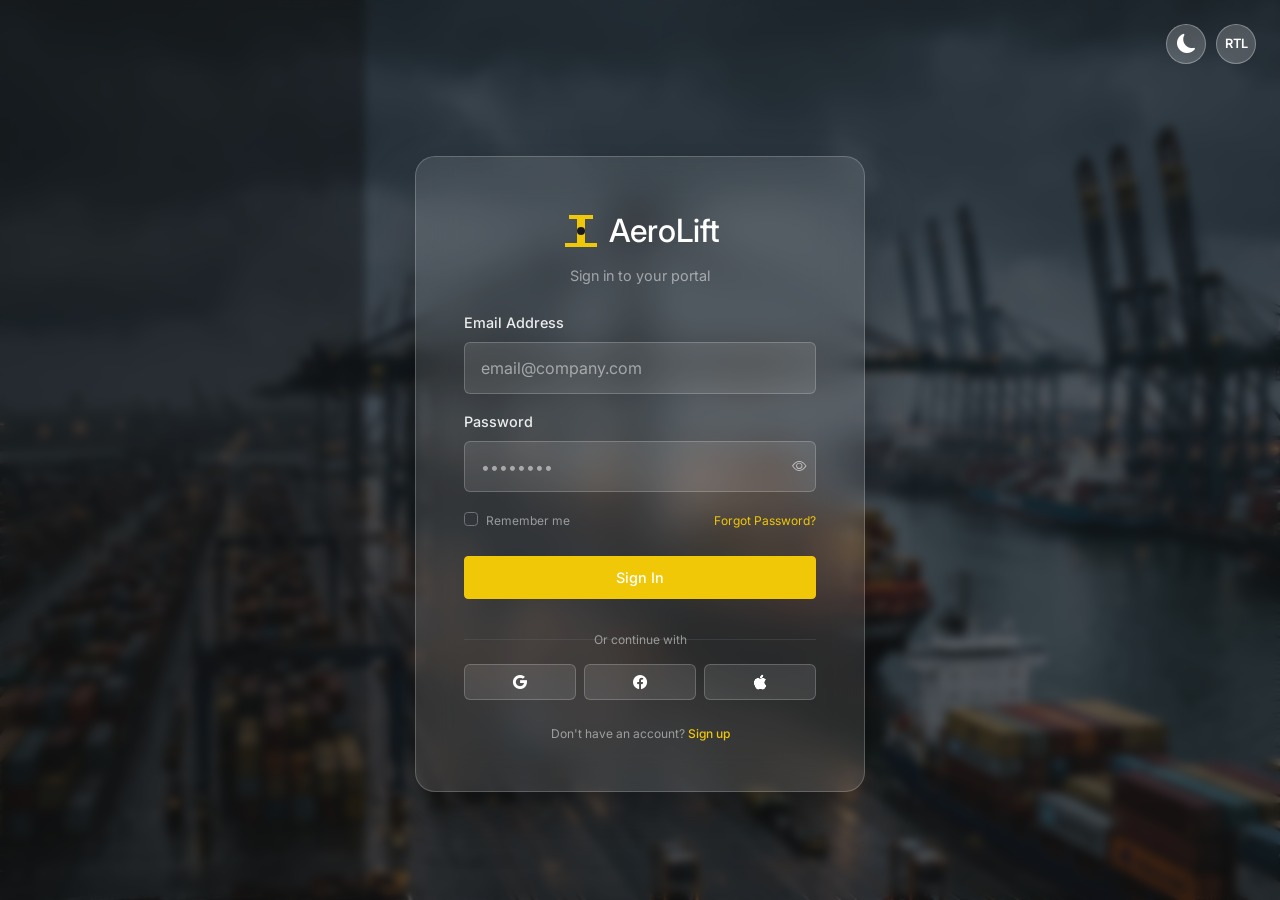
<file: login.html>
<!DOCTYPE html>
<html lang="en" data-theme="light">
<head>
    <meta charset="UTF-8">
    <meta name="viewport" content="width=device-width, initial-scale=1.0">
    <title>Login | AeroLift</title>
    
    <!-- Google Fonts -->
    <link rel="preconnect" href="https://fonts.googleapis.com">
    <link rel="preconnect" href="https://fonts.gstatic.com" crossorigin>
    <link href="https://fonts.googleapis.com/css2?family=Inter:wght@400;500;600;700&display=swap" rel="stylesheet">
    
    <!-- Bootstrap 5 CSS -->
    <link href="https://cdn.jsdelivr.net/npm/bootstrap@5.3.2/dist/css/bootstrap.min.css" rel="stylesheet">
    <!-- Bootstrap Icons -->
    <link rel="stylesheet" href="https://cdn.jsdelivr.net/npm/bootstrap-icons@1.11.3/font/bootstrap-icons.min.css">
    
    <!-- Custom CSS -->
    <link rel="stylesheet" href="css/style.css">

    <style>
        .auth-body {
            background-image: url('images/hero_bg_home2_1781934394224.png');
            background-size: cover;
            background-position: center;
            min-height: 100vh;
            display: flex;
            align-items: center;
            justify-content: center;
            position: relative;
            padding: 5rem 1.5rem 2rem;
        }
        .auth-overlay {
            position: absolute;
            top: 0; left: 0; width: 100%; height: 100%;
            background: rgba(26, 26, 26, 0.6); /* Charcoal */
            backdrop-filter: blur(5px);
            z-index: 0;
        }
        .auth-card {
            background: rgba(255, 255, 255, 0.1);
            backdrop-filter: blur(20px);
            -webkit-backdrop-filter: blur(20px);
            border: 1px solid rgba(255, 255, 255, 0.2);
            border-radius: 20px;
            padding: 3rem;
            width: 100%;
            max-width: 450px;
            z-index: 1;
            box-shadow: 0 25px 50px rgba(0,0,0,0.3);
            color: #fff;
        }
        
        [data-theme="dark"] .auth-card {
            background: rgba(0, 0, 0, 0.5);
            border-color: rgba(255, 255, 255, 0.1);
        }

        .auth-logo svg {
            height: 50px;
            fill: var(--secondary-color);
        }
        .auth-card .form-control {
            background: rgba(255, 255, 255, 0.1);
            border: 1px solid rgba(255, 255, 255, 0.2);
            color: #fff;
            padding: 0.8rem 1rem;
        }
        .auth-card .form-control::placeholder {
            color: rgba(255, 255, 255, 0.5);
        }
        .auth-card input[type="password"], .auth-card input[type="text"][id*="passwordInput"] {
            padding-inline-end: 40px;
        }
        .auth-card .form-control:focus {
            background: rgba(255, 255, 255, 0.2);
            border-color: var(--secondary-color);
            box-shadow: none;
            color: #fff;
        }
        .auth-card .form-label {
            font-weight: 500;
            color: rgba(255,255,255,0.9);
        }
        .social-btn {
            background: rgba(255, 255, 255, 0.1);
            border: 1px solid rgba(255, 255, 255, 0.2);
            color: #fff;
            transition: all 0.3s ease;
        }
        .social-btn:hover {
            background: rgba(255, 255, 255, 0.2);
            color: #fff;
        }
        .btn-toggle-password {
            position: absolute;
            inset-inline-end: 10px;
            top: 50%;
            transform: translateY(-50%);
            background: none;
            border: none;
            color: rgba(255,255,255,0.6);
            cursor: pointer;
        }
        .btn-toggle-password:hover {
            color: #fff;
        }
        
        /* Auth Toggles */
        .auth-toggles {
            position: absolute;
            top: 1.5rem;
            right: 1.5rem;
            z-index: 2;
            display: flex;
            gap: 10px;
        }
        .auth-toggles button {
            background: rgba(255,255,255,0.2);
            color: #fff;
            border: 1px solid rgba(255,255,255,0.3);
            border-radius: 50%;
            width: 40px; height: 40px;
            display: flex;
            align-items: center;
            justify-content: center;
        }
    </style>
    <link rel="icon" href="favicon.svg" type="image/svg+xml">
</head>
<body class="auth-body">

    <div class="auth-overlay"></div>
    
    <div class="auth-toggles">
        <button class="theme-toggle-btn" aria-label="Toggle Theme"><i class="bi bi-moon-fill"></i></button>
        <button class="rtl-toggle-btn" aria-label="Toggle RTL" style="font-size: 0.8rem; font-weight: 600;">RTL</button>
    </div>

    <div class="auth-card reveal reveal-zoom">
        <div class="text-center mb-4">
            <a href="index.html" class="auth-logo d-flex align-items-center justify-content-center text-decoration-none mb-2">
                <svg viewBox="0 0 100 100" xmlns="http://www.w3.org/2000/svg" style="height: 40px;">
                    <path d="M10,90 L90,90 L90,80 L60,80 L60,20 L80,20 L80,10 L20,10 L20,20 L40,20 L40,80 L10,80 Z" fill="var(--secondary-color)"/>
                    <circle cx="50" cy="50" r="10" fill="var(--primary-color)"/>
                </svg>
                <span class="fs-2 fw-bold ms-2 text-white">AeroLift</span>
            </a>
            <p class="text-white-50 mt-1">Sign in to your portal</p>
        </div>

        <form action="#" method="POST">
            <div class="mb-3">
                <label class="form-label">Email Address</label>
                <input type="email" class="form-control" placeholder="email@company.com" required>
            </div>
            
            <div class="mb-3">
                <label class="form-label">Password</label>
                <div class="position-relative">
                    <input type="password" class="form-control" id="passwordInput" placeholder="••••••••" required>
                    <button type="button" class="btn-toggle-password" id="togglePasswordBtn">
                        <i class="bi bi-eye"></i>
                    </button>
                </div>
            </div>

            <div class="mb-4 d-flex justify-content-between align-items-center gap-2">
                <div class="form-check mb-0">
                    <input type="checkbox" class="form-check-input bg-transparent border-secondary" id="rememberMe">
                    <label class="form-check-label text-white-50 small" for="rememberMe" style="white-space: nowrap;">Remember me</label>
                </div>
                <a href="#" class="text-secondary-brand text-decoration-none small" style="white-space: nowrap;">Forgot Password?</a>
            </div>

            <button type="submit" class="btn btn-primary w-100 fw-bold mb-4">Sign In</button>

            <div class="position-relative mb-4">
                <hr class="border-secondary opacity-25">
                <span class="position-absolute top-50 start-50 translate-middle px-2 small text-white-50" style="background: transparent;">Or continue with</span>
            </div>

            <div class="d-flex gap-2 mb-4">
                <button type="button" class="btn social-btn flex-fill d-flex align-items-center justify-content-center fs-5">
                    <i class="bi bi-google"></i>
                </button>
                <button type="button" class="btn social-btn flex-fill d-flex align-items-center justify-content-center fs-5">
                    <i class="bi bi-facebook"></i>
                </button>
                <button type="button" class="btn social-btn flex-fill d-flex align-items-center justify-content-center fs-5">
                    <i class="bi bi-apple"></i>
                </button>
            </div>

            <p class="text-center mb-0 small text-white-50">
                Don't have an account? <a href="signup.html" class="text-secondary-brand text-decoration-none fw-bold">Sign up</a>
            </p>
        </form>
    </div>

    <!-- Custom JS -->
    <script src="js/main.js"></script>
    <script>
        // Password Visibility Toggle
        document.getElementById('togglePasswordBtn').addEventListener('click', function() {
            const pwdInput = document.getElementById('passwordInput');
            const icon = this.querySelector('i');
            
            if (pwdInput.type === 'password') {
                pwdInput.type = 'text';
                icon.classList.replace('bi-eye', 'bi-eye-slash');
            } else {
                pwdInput.type = 'password';
                icon.classList.replace('bi-eye-slash', 'bi-eye');
            }
        });
    </script>
</body>
</html>
</file>
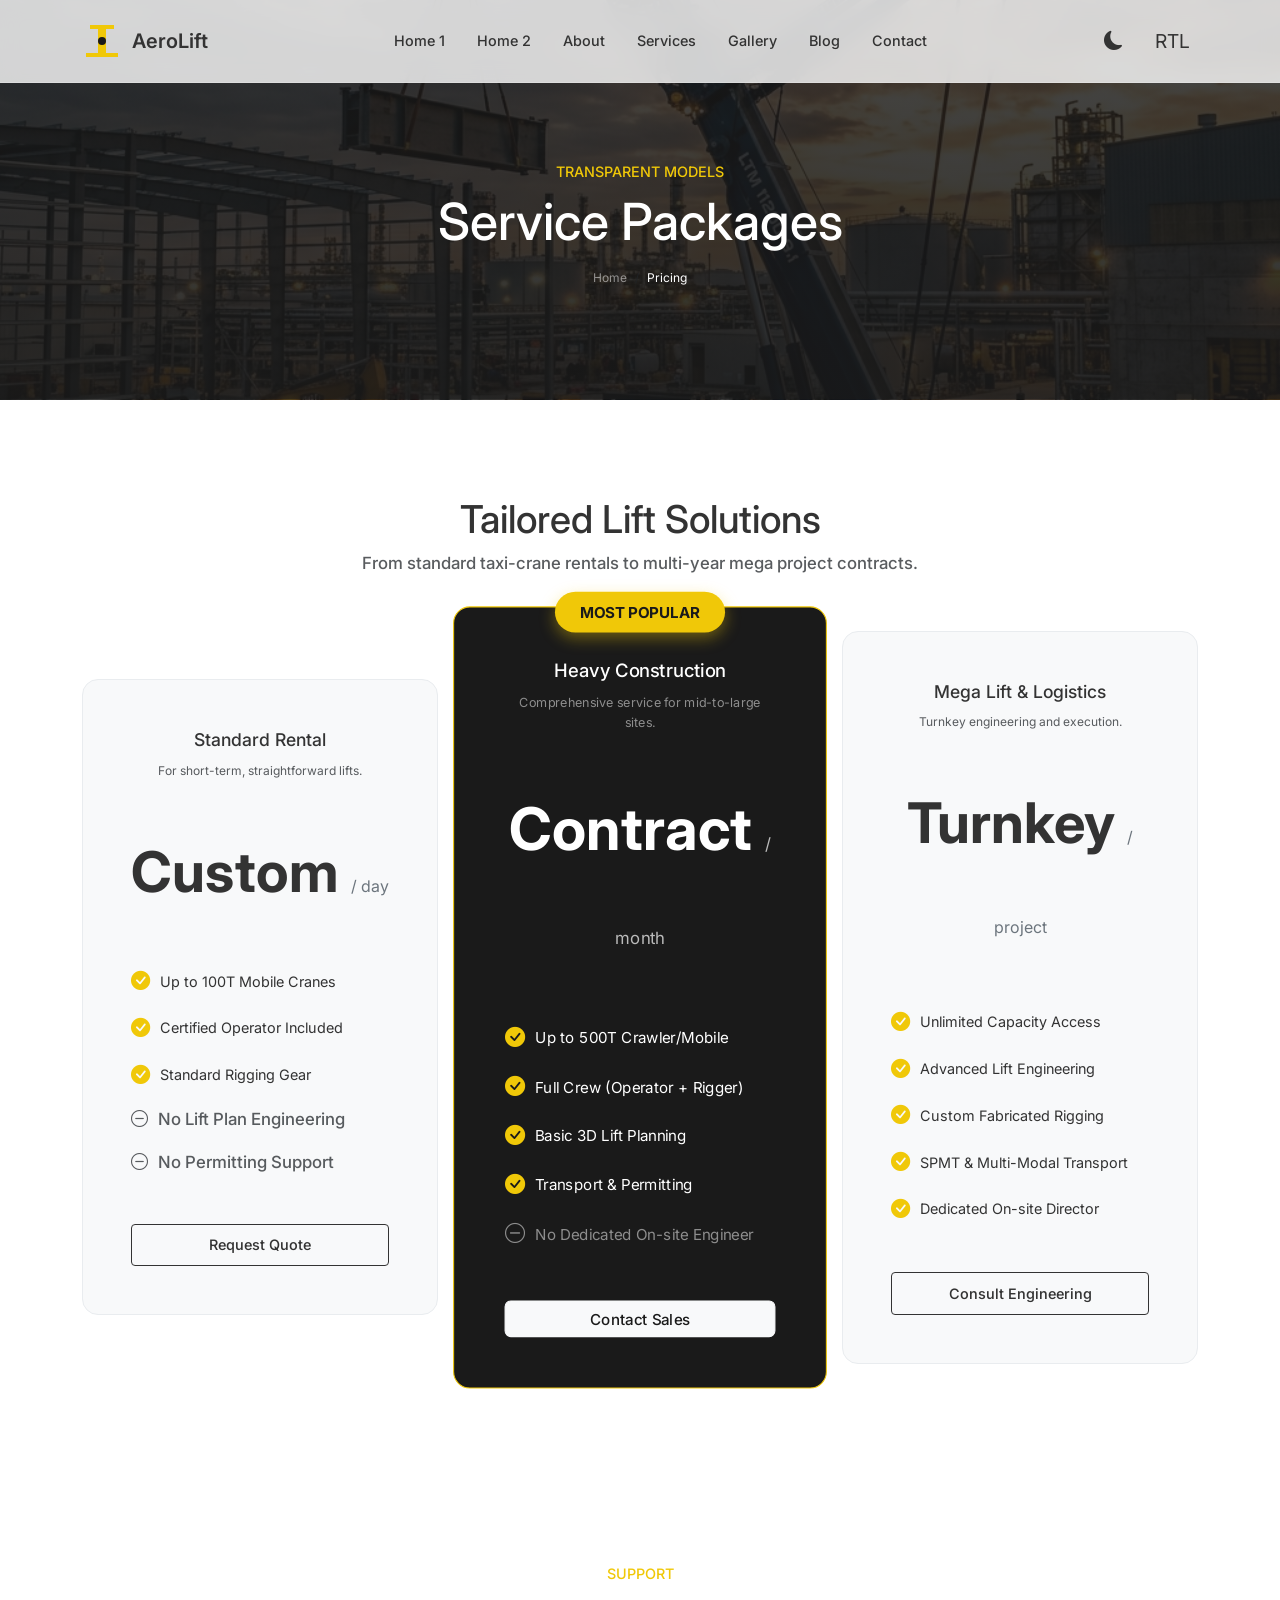
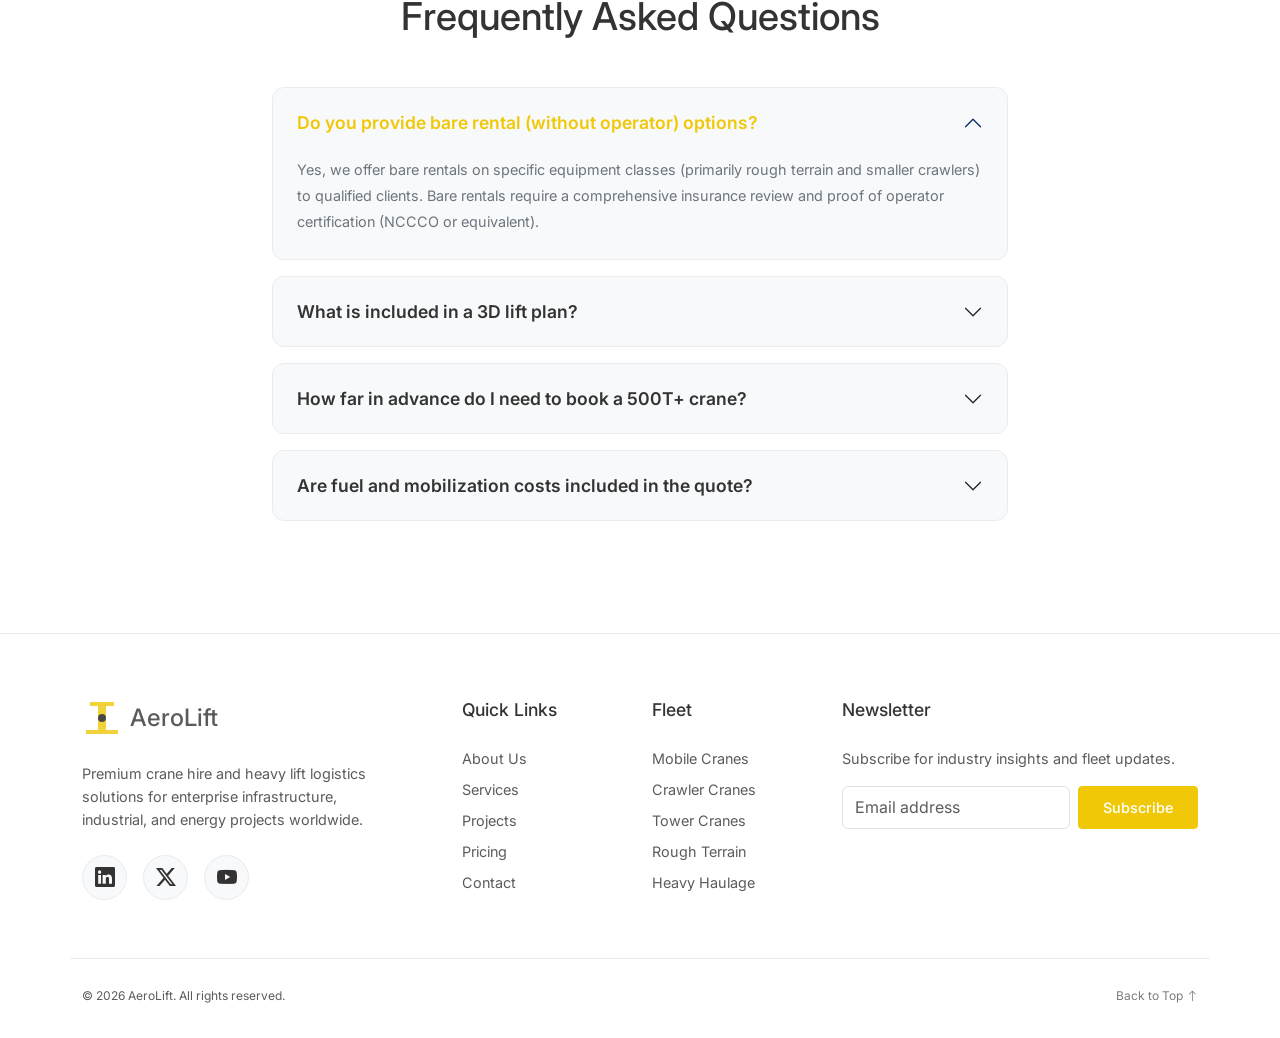
<file: pricing.html>
<!DOCTYPE html>
<html lang="en" data-theme="light">
<head>
    <meta charset="UTF-8">
    <meta name="viewport" content="width=device-width, initial-scale=1.0">
    <title>Pricing & Packages | AeroLift</title>
    
    <!-- Google Fonts -->
    <link rel="preconnect" href="https://fonts.googleapis.com">
    <link rel="preconnect" href="https://fonts.gstatic.com" crossorigin>
    <link href="https://fonts.googleapis.com/css2?family=Inter:wght@400;500;600;700&display=swap" rel="stylesheet">
    
    <!-- Bootstrap 5 CSS -->
    <link href="https://cdn.jsdelivr.net/npm/bootstrap@5.3.2/dist/css/bootstrap.min.css" rel="stylesheet">
    <!-- Bootstrap Icons -->
    <link rel="stylesheet" href="https://cdn.jsdelivr.net/npm/bootstrap-icons@1.11.3/font/bootstrap-icons.min.css">
    
    <!-- Custom CSS -->
    <link rel="stylesheet" href="css/style.css">

    <style>
        /* Pricing Specific Styles */
        
        .inner-hero {
            padding: 10rem 0 6rem;
            background-image: linear-gradient(rgba(26, 26, 26, 0.8), rgba(26, 26, 26, 0.9)), url('images/hero_crane_home1.png'); /* Reusing image */
            background-size: cover;
            background-position: center;
            background-attachment: fixed;
            color: #fff;
            text-align: center;
        }

        /* 2-4. Pricing Cards */
        .pricing-card {
            background: var(--surface-color);
            border: 1px solid var(--border-color);
            border-radius: 16px;
            padding: 3rem;
            text-align: center;
            position: relative;
            transition: transform 0.4s ease, box-shadow 0.4s ease;
            height: 100%;
            display: flex;
            flex-direction: column;
        }
        .pricing-card:hover {
            transform: translateY(-10px);
            box-shadow: 0 20px 40px rgba(0,0,0,0.1);
        }
        .pricing-card.popular {
            background: var(--primary-color);
            color: #fff;
            border-color: var(--secondary-color);
            transform: scale(1.05);
            z-index: 2;
        }
        .pricing-card.popular:hover {
            transform: scale(1.05) translateY(-10px);
        }
        .popular-badge {
            position: absolute;
            top: -15px;
            left: 50%;
            transform: translateX(-50%);
            background: var(--secondary-color);
            color: var(--primary-color);
            padding: 0.5rem 1.5rem;
            border-radius: 20px;
            font-weight: 700;
            font-size: 0.9rem;
            text-transform: uppercase;
            box-shadow: 0 5px 15px rgba(240, 200, 8, 0.4);
        }
        .pricing-price {
            font-size: 3.5rem;
            font-weight: 700;
            margin: 2rem 0 1rem;
        }
        .pricing-price span {
            font-size: 1rem;
            color: var(--text-muted);
            font-weight: 400;
        }
        .pricing-card.popular .pricing-price span {
            color: rgba(255,255,255,0.7);
        }
        .pricing-features {
            list-style: none;
            padding: 0;
            margin: 2rem 0;
            text-align: left;
            flex-grow: 1;
        }
        .pricing-features li {
            margin-bottom: 1rem;
            display: flex;
            align-items: center;
            gap: 10px;
        }
        .pricing-features i {
            color: var(--secondary-color);
            font-size: 1.2rem;
        }

        /* 5. Premium Accordion (FAQ) */
        .premium-accordion .accordion-item {
            background: var(--surface-color);
            border: 1px solid var(--border-color);
            border-radius: 12px;
            margin-bottom: 1rem;
            overflow: hidden;
            transition: all 0.3s ease;
        }
        .premium-accordion .accordion-item:hover {
            border-color: var(--secondary-color);
        }
        .premium-accordion .accordion-button {
            background: transparent;
            color: var(--text-color);
            font-weight: 600;
            font-size: 1.1rem;
            padding: 1.5rem;
            box-shadow: none;
        }
        .premium-accordion .accordion-button:not(.collapsed) {
            color: var(--secondary-color);
        }
        .premium-accordion .accordion-body {
            color: var(--text-muted);
            padding: 0 1.5rem 1.5rem;
            line-height: 1.8;
        }
        .premium-accordion .accordion-button::after {
            filter: var(--accordion-icon-filter, invert(0));
        }
    </style>
    <link rel="icon" href="favicon.svg" type="image/svg+xml">
</head>
<body>

    <!-- Header -->
    <nav class="navbar navbar-expand-lg fixed-top">
        <div class="container">
            <a class="navbar-brand d-flex align-items-center" href="index.html">
                <svg viewBox="0 0 100 100" xmlns="http://www.w3.org/2000/svg">
                    <path d="M10,90 L90,90 L90,80 L60,80 L60,20 L80,20 L80,10 L20,10 L20,20 L40,20 L40,80 L10,80 Z" fill="var(--secondary-color)"/>
                    <circle cx="50" cy="50" r="10" fill="var(--primary-color)"/>
                </svg>
                <span>AeroLift</span>
            </a>
            
            <button class="navbar-toggler border-0" type="button" data-bs-toggle="offcanvas" data-bs-target="#offcanvasNavbar">
                <span class="navbar-toggler-icon"></span>
            </button>
            
            <div class="collapse navbar-collapse d-none d-lg-flex" id="navbarNav">
                <ul class="navbar-nav mx-auto">
                    <li class="nav-item"><a class="nav-link" href="index.html">Home 1</a></li>
                    <li class="nav-item"><a class="nav-link" href="home-2.html">Home 2</a></li>
                    <li class="nav-item"><a class="nav-link" href="about.html">About</a></li>
                    <li class="nav-item"><a class="nav-link" href="services.html">Services</a></li>
                    <li class="nav-item"><a class="nav-link" href="gallery.html">Gallery</a></li>
                    <li class="nav-item"><a class="nav-link" href="blog.html">Blog</a></li>
                    <li class="nav-item"><a class="nav-link" href="contact.html">Contact</a></li>
                </ul>
                <div class="d-flex align-items-center gap-3">
                    <button class="theme-toggle-btn" aria-label="Toggle Theme"><i class="bi bi-moon-fill"></i></button>
                    <button class="rtl-toggle-btn" aria-label="Toggle RTL">RTL</button>
                </div>
            </div>
        </div>
    </nav>

    <!-- 1. Hero Section -->
    <section class="inner-hero reveal reveal-fade-up">
        <div class="container">
            <span class="text-secondary-brand fw-bold text-uppercase tracking-wide mb-2 d-inline-block">Transparent Models</span>
            <h1 class="display-3 fw-bold mb-3">Service Packages</h1>
            <nav aria-label="breadcrumb">
                <ol class="breadcrumb justify-content-center">
                    <li class="breadcrumb-item"><a href="index.html" class="text-white-50 text-decoration-none">Home</a></li>
                    <li class="breadcrumb-item active text-white" aria-current="page">Pricing</li>
                </ol>
            </nav>
        </div>
    </section>

    <!-- Pricing Tiers -->
    <section class="section-padding">
        <div class="container">
            <div class="text-center mb-5 reveal reveal-fade-up">
                <h2 class="fw-bold">Tailored Lift Solutions</h2>
                <p class="text-muted">From standard taxi-crane rentals to multi-year mega project contracts.</p>
            </div>
            
            <div class="row align-items-center g-4">
                <!-- 2. Standard Crane Package -->
                <div class="col-lg-4 reveal reveal-fade-right stagger-1">
                    <div class="pricing-card">
                        <h4 class="fw-bold">Standard Rental</h4>
                        <p class="text-muted small">For short-term, straightforward lifts.</p>
                        <div class="pricing-price">
                            Custom <span>/ day</span>
                        </div>
                        <ul class="pricing-features">
                            <li><i class="bi bi-check-circle-fill"></i> Up to 100T Mobile Cranes</li>
                            <li><i class="bi bi-check-circle-fill"></i> Certified Operator Included</li>
                            <li><i class="bi bi-check-circle-fill"></i> Standard Rigging Gear</li>
                            <li><i class="bi bi-dash-circle text-muted"></i> <span class="text-muted">No Lift Plan Engineering</span></li>
                            <li><i class="bi bi-dash-circle text-muted"></i> <span class="text-muted">No Permitting Support</span></li>
                        </ul>
                        <a href="contact.html" class="btn btn-outline w-100">Request Quote</a>
                    </div>
                </div>
                
                <!-- 3. Heavy Construction Package (Popular) -->
                <div class="col-lg-4 reveal reveal-zoom stagger-2">
                    <div class="pricing-card popular">
                        <div class="popular-badge">Most Popular</div>
                        <h4 class="fw-bold">Heavy Construction</h4>
                        <p class="text-white-50 small">Comprehensive service for mid-to-large sites.</p>
                        <div class="pricing-price">
                            Contract <span>/ month</span>
                        </div>
                        <ul class="pricing-features text-white">
                            <li><i class="bi bi-check-circle-fill"></i> Up to 500T Crawler/Mobile</li>
                            <li><i class="bi bi-check-circle-fill"></i> Full Crew (Operator + Rigger)</li>
                            <li><i class="bi bi-check-circle-fill"></i> Basic 3D Lift Planning</li>
                            <li><i class="bi bi-check-circle-fill"></i> Transport & Permitting</li>
                            <li><i class="bi bi-dash-circle text-white-50"></i> <span class="text-white-50">No Dedicated On-site Engineer</span></li>
                        </ul>
                        <a href="contact.html" class="btn btn-light text-primary-brand fw-bold w-100">Contact Sales</a>
                    </div>
                </div>
                
                <!-- 4. Industrial Mega Lift Package -->
                <div class="col-lg-4 reveal reveal-fade-left stagger-3">
                    <div class="pricing-card">
                        <h4 class="fw-bold">Mega Lift & Logistics</h4>
                        <p class="text-muted small">Turnkey engineering and execution.</p>
                        <div class="pricing-price">
                            Turnkey <span>/ project</span>
                        </div>
                        <ul class="pricing-features">
                            <li><i class="bi bi-check-circle-fill"></i> Unlimited Capacity Access</li>
                            <li><i class="bi bi-check-circle-fill"></i> Advanced Lift Engineering</li>
                            <li><i class="bi bi-check-circle-fill"></i> Custom Fabricated Rigging</li>
                            <li><i class="bi bi-check-circle-fill"></i> SPMT & Multi-Modal Transport</li>
                            <li><i class="bi bi-check-circle-fill"></i> Dedicated On-site Director</li>
                        </ul>
                        <a href="contact.html" class="btn btn-outline w-100">Consult Engineering</a>
                    </div>
                </div>
            </div>
        </div>
    </section>

    <!-- 5. FAQ Section (Premium Accordion) -->
    <section class="section-padding bg-surface-color">
        <div class="container">
            <div class="row justify-content-center">
                <div class="col-lg-8">
                    <div class="text-center mb-5 reveal reveal-fade-up">
                        <span class="text-secondary-brand fw-semibold text-uppercase">Support</span>
                        <h2 class="fw-bold mt-2">Frequently Asked Questions</h2>
                    </div>
                    
                    <div class="accordion premium-accordion reveal reveal-slide-up" id="faqAccordion">
                        <div class="accordion-item">
                            <h2 class="accordion-header">
                                <button class="accordion-button" type="button" data-bs-toggle="collapse" data-bs-target="#faq1" aria-expanded="true" aria-controls="faq1">
                                    Do you provide bare rental (without operator) options?
                                </button>
                            </h2>
                            <div id="faq1" class="accordion-collapse collapse show" data-bs-parent="#faqAccordion">
                                <div class="accordion-body">
                                    Yes, we offer bare rentals on specific equipment classes (primarily rough terrain and smaller crawlers) to qualified clients. Bare rentals require a comprehensive insurance review and proof of operator certification (NCCCO or equivalent).
                                </div>
                            </div>
                        </div>
                        <div class="accordion-item">
                            <h2 class="accordion-header">
                                <button class="accordion-button collapsed" type="button" data-bs-toggle="collapse" data-bs-target="#faq2" aria-expanded="false" aria-controls="faq2">
                                    What is included in a 3D lift plan?
                                </button>
                            </h2>
                            <div id="faq2" class="accordion-collapse collapse" data-bs-parent="#faqAccordion">
                                <div class="accordion-body">
                                    Our standard 3D lift plans include load calculations, ground bearing pressure data, boom clearance metrics, rigging schematics, and step-by-step sequential lift frames to ensure complete safety and spatial awareness before mobilization.
                                </div>
                            </div>
                        </div>
                        <div class="accordion-item">
                            <h2 class="accordion-header">
                                <button class="accordion-button collapsed" type="button" data-bs-toggle="collapse" data-bs-target="#faq3" aria-expanded="false" aria-controls="faq3">
                                    How far in advance do I need to book a 500T+ crane?
                                </button>
                            </h2>
                            <div id="faq3" class="accordion-collapse collapse" data-bs-parent="#faqAccordion">
                                <div class="accordion-body">
                                    For cranes over 500 tons, we recommend engaging our engineering team at least 3-6 months prior to the required lift date. This lead time is necessary for route surveys, complex state permitting for oversized transport, and engineering approvals.
                                </div>
                            </div>
                        </div>
                        <div class="accordion-item">
                            <h2 class="accordion-header">
                                <button class="accordion-button collapsed" type="button" data-bs-toggle="collapse" data-bs-target="#faq4" aria-expanded="false" aria-controls="faq4">
                                    Are fuel and mobilization costs included in the quote?
                                </button>
                            </h2>
                            <div id="faq4" class="accordion-collapse collapse" data-bs-parent="#faqAccordion">
                                <div class="accordion-body">
                                    Our turnkey project quotes are all-inclusive. Standard rental contracts typically bill mobilization/demobilization and fuel consumption as separate line items. This will be clearly detailed in your proposal.
                                </div>
                            </div>
                        </div>
                    </div>
                </div>
            </div>
        </div>
    </section>

        <!-- Footer -->
    <footer>
        <div class="container">
            <div class="row g-4">
                <div class="col-lg-4 pe-lg-5">
                    <a class="navbar-brand d-flex align-items-center mb-4 text-decoration-none" href="index.html">
                        <svg viewBox="0 0 100 100" xmlns="http://www.w3.org/2000/svg" style="height: 40px;">
                            <path d="M10,90 L90,90 L90,80 L60,80 L60,20 L80,20 L80,10 L20,10 L20,20 L40,20 L40,80 L10,80 Z" fill="var(--secondary-color)"/>
                            <circle cx="50" cy="50" r="10" fill="var(--primary-color)"/>
                        </svg>
                        <span class="fs-4 fw-bold ms-2" style="color: var(--text-color);">AeroLift</span>
                    </a>
                    <p>Premium crane hire and heavy lift logistics solutions for enterprise infrastructure, industrial, and energy projects worldwide.</p>
                    <div class="d-flex gap-3 mt-4">
                        <a href="#" class="text-white fs-5"><i class="bi bi-linkedin"></i></a>
                        <a href="#" class="text-white fs-5"><i class="bi bi-twitter-x"></i></a>
                        <a href="#" class="text-white fs-5"><i class="bi bi-youtube"></i></a>
                    </div>
                </div>
                <div class="col-lg-2 col-md-4">
                    <h5>Quick Links</h5>
                    <ul class="list-unstyled d-flex flex-column gap-2">
                        <li><a href="about.html">About Us</a></li>
                        <li><a href="services.html">Services</a></li>
                        <li><a href="projects.html">Projects</a></li>
                        <li><a href="pricing.html">Pricing</a></li>
                        <li><a href="contact.html">Contact</a></li>
                    </ul>
                </div>
                <div class="col-lg-2 col-md-4">
                    <h5>Fleet</h5>
                    <ul class="list-unstyled d-flex flex-column gap-2">
                        <li><a href="#">Mobile Cranes</a></li>
                        <li><a href="#">Crawler Cranes</a></li>
                        <li><a href="#">Tower Cranes</a></li>
                        <li><a href="#">Rough Terrain</a></li>
                        <li><a href="#">Heavy Haulage</a></li>
                    </ul>
                </div>
                <div class="col-lg-4 col-md-4">
                    <h5>Newsletter</h5>
                    <p>Subscribe for industry insights and fleet updates.</p>
                    <form class="d-flex gap-2 mt-3">
                        <input type="email" class="form-control" placeholder="Email address" required>
                        <button class="btn btn-primary" type="submit">Subscribe</button>
                    </form>
                </div>
            </div>
            <div class="row footer-bottom align-items-center">
                <div class="col-md-6 text-center text-md-start mb-3 mb-md-0">
                    <small>&copy; 2026 AeroLift. All rights reserved.</small>
                </div>
                <div class="col-md-6 text-center text-md-end">
                    <small>
                        <a href="#" onclick="window.scrollTo({top: 0, behavior: 'smooth'}); return false;">Back to Top <i class="bi bi-arrow-up"></i></a>
                    </small>
                </div>
            </div>
        </div>
    </footer>

    <!-- Bootstrap 5 JS Bundle -->
    <script src="https://cdn.jsdelivr.net/npm/bootstrap@5.3.2/dist/js/bootstrap.bundle.min.js"></script>
    <!-- Custom JS -->
    <script src="js/main.js"></script>
</body>
</html>
</file>
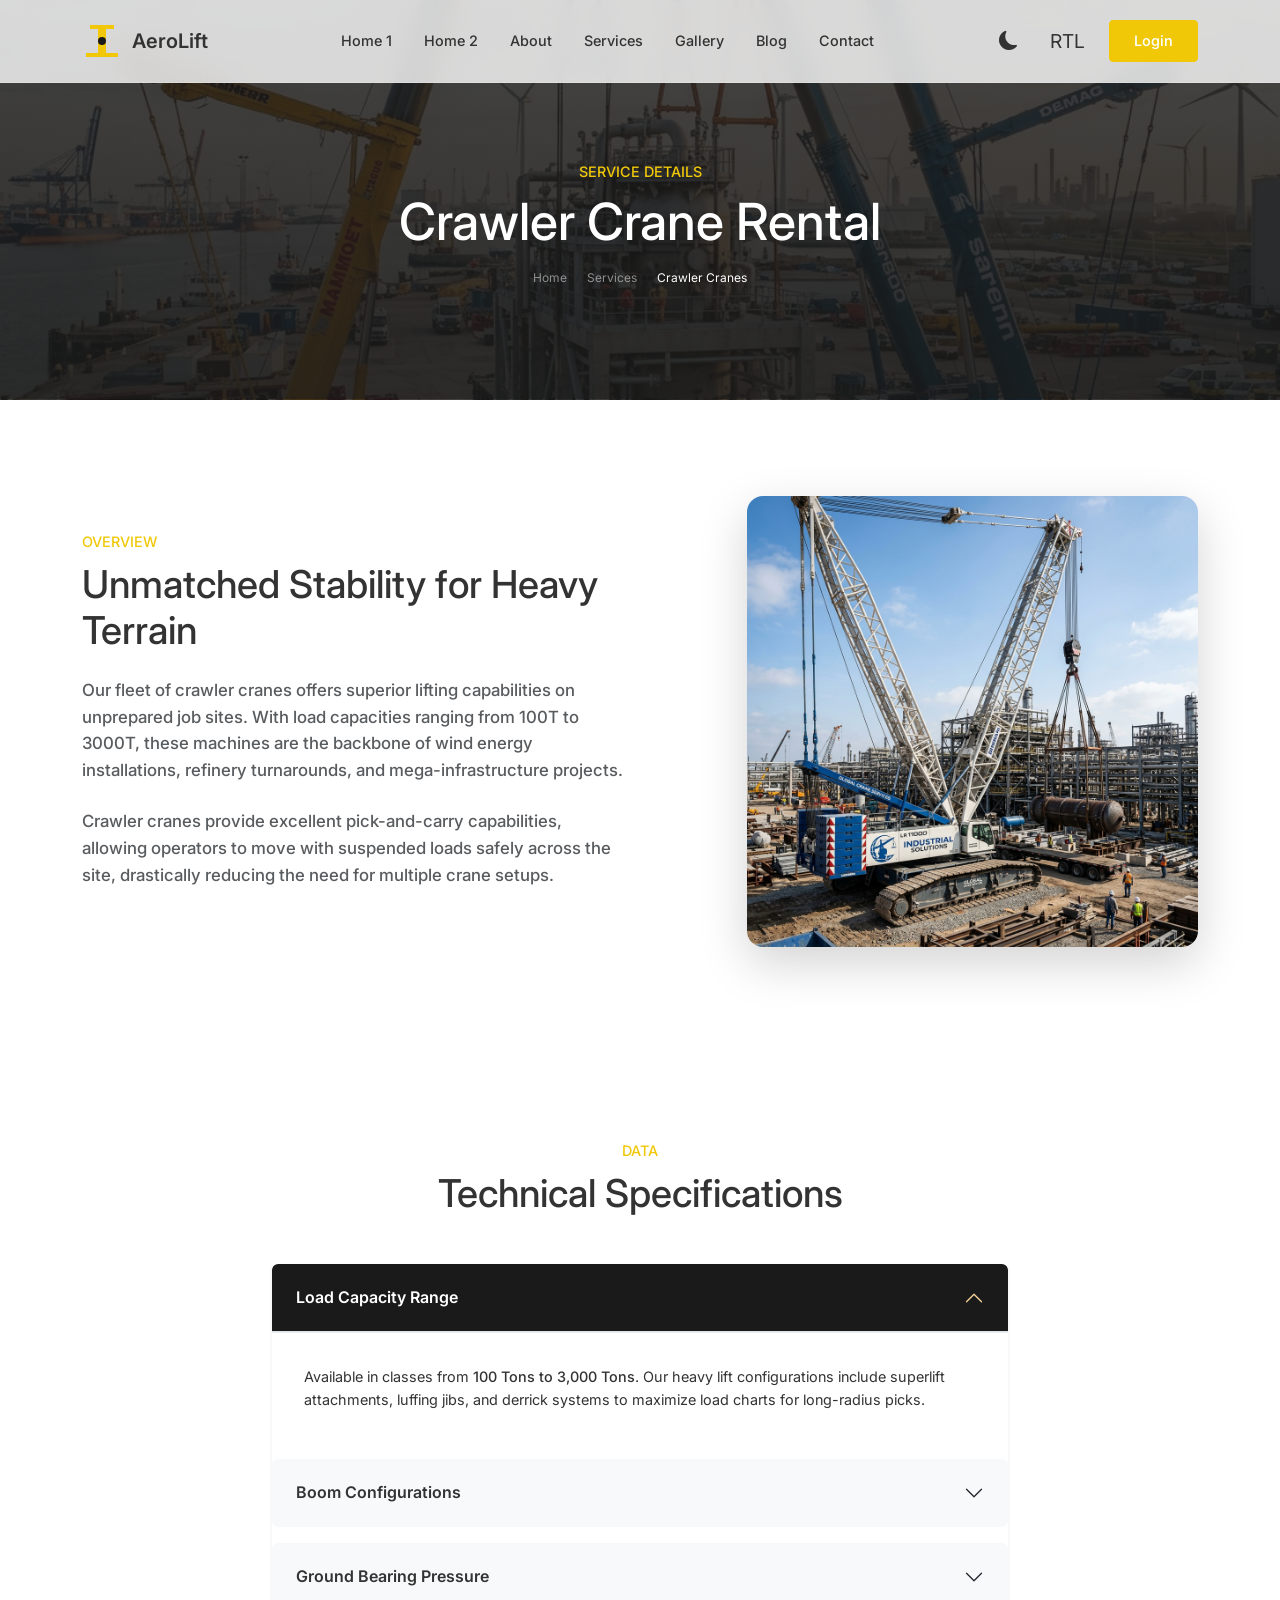
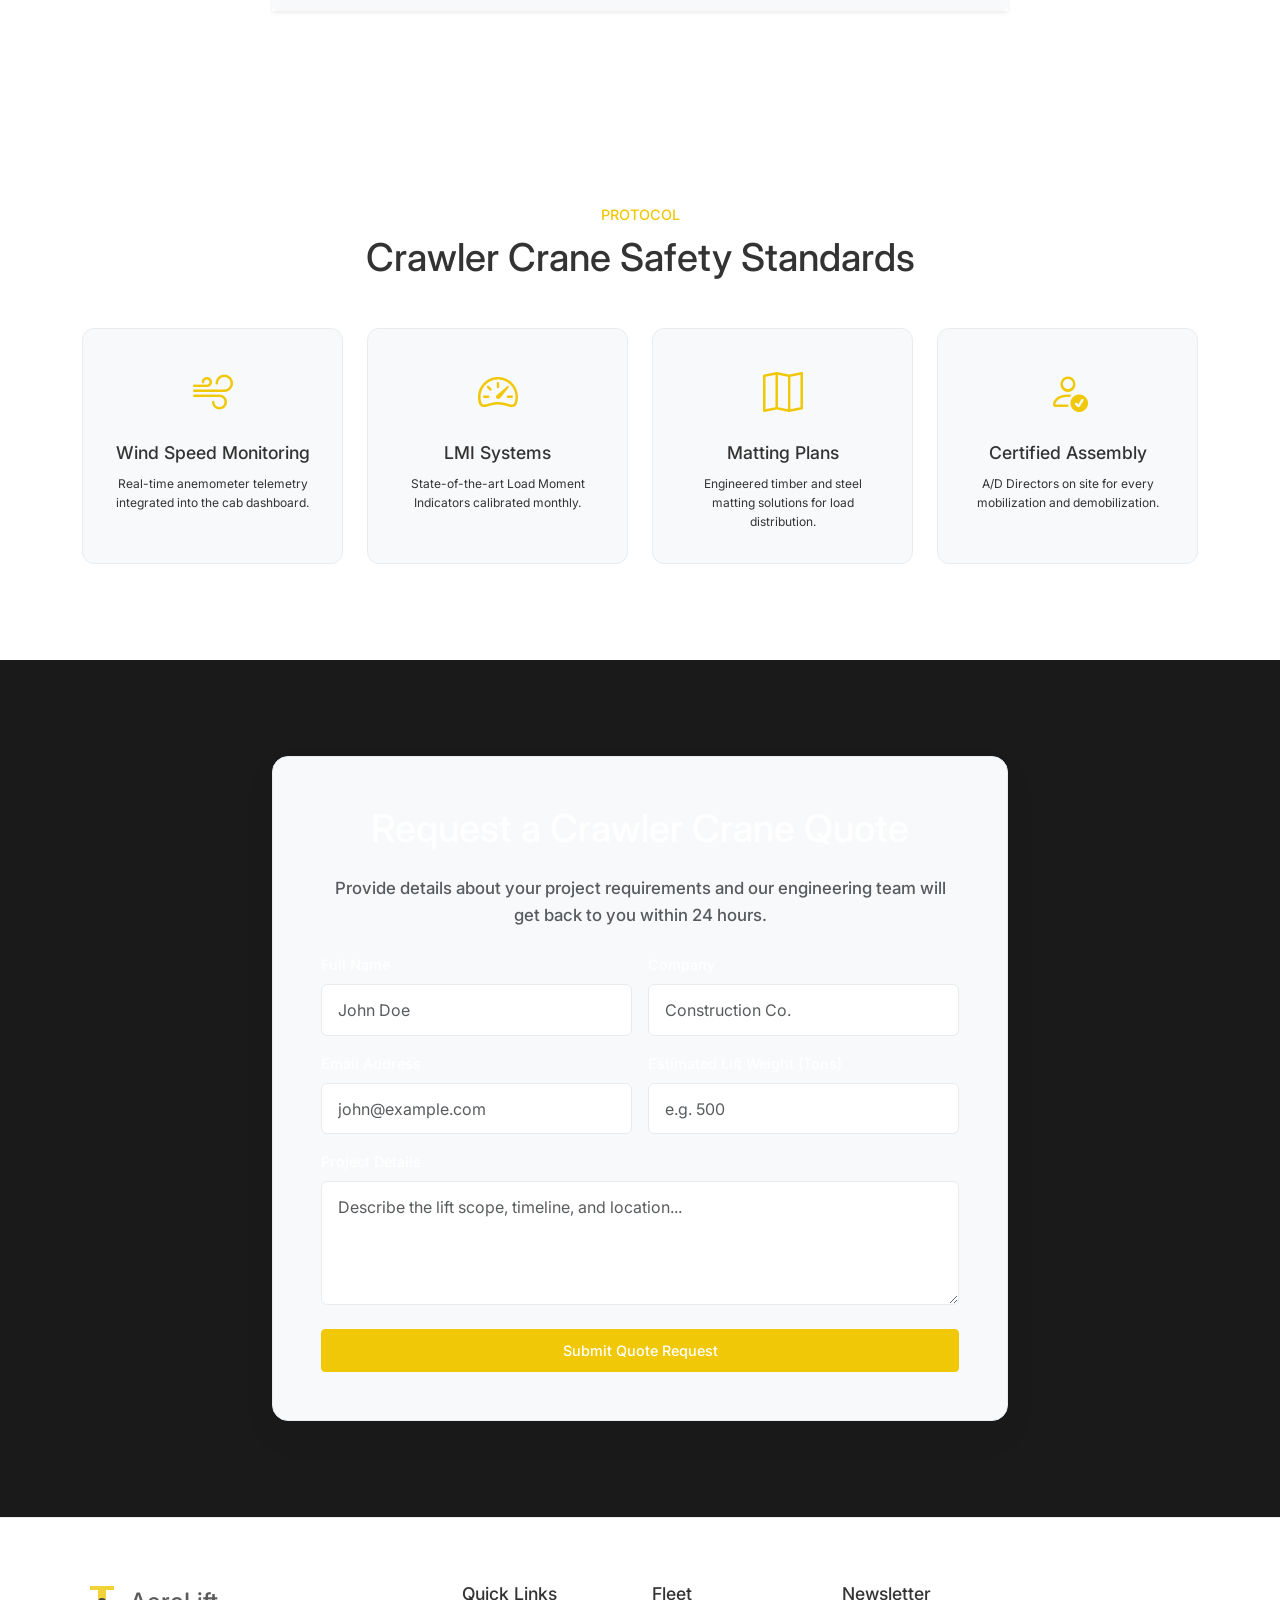
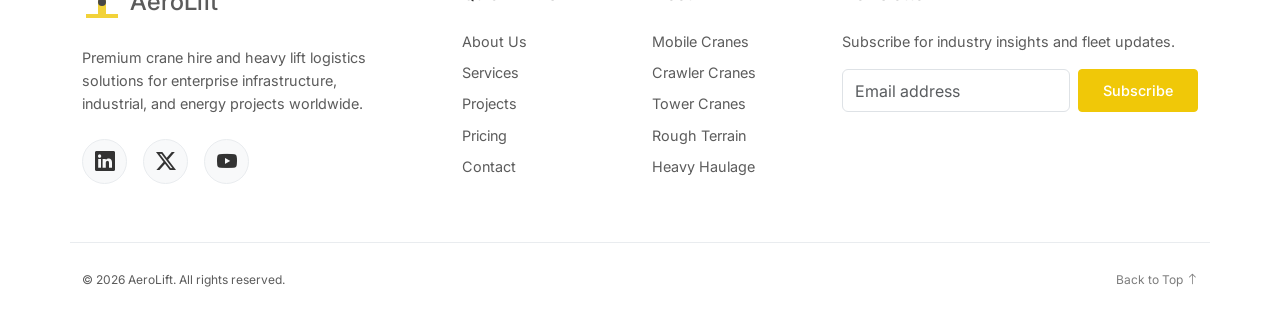
<file: service-details.html>
<!DOCTYPE html>
<html lang="en" data-theme="light">
<head>
    <meta charset="UTF-8">
    <meta name="viewport" content="width=device-width, initial-scale=1.0">
    <title>Crawler Crane Rental | AeroLift</title>
    
    <!-- Google Fonts -->
    <link rel="preconnect" href="https://fonts.googleapis.com">
    <link rel="preconnect" href="https://fonts.gstatic.com" crossorigin>
    <link href="https://fonts.googleapis.com/css2?family=Inter:wght@400;500;600&display=swap" rel="stylesheet">
    
    <!-- Bootstrap 5 CSS -->
    <link href="https://cdn.jsdelivr.net/npm/bootstrap@5.3.2/dist/css/bootstrap.min.css" rel="stylesheet">
    <!-- Bootstrap Icons -->
    <link rel="stylesheet" href="https://cdn.jsdelivr.net/npm/bootstrap-icons@1.11.3/font/bootstrap-icons.min.css">
    
    <!-- Custom CSS -->
    <link rel="stylesheet" href="css/style.css">

    <style>
        /* Service Details Specific Styles */
        
        .inner-hero {
            padding: 10rem 0 6rem;
            background-image: linear-gradient(rgba(26, 26, 26, 0.8), rgba(26, 26, 26, 0.9)), url('images/hero_bg_services.png');
            background-size: cover;
            background-position: center;
            background-attachment: fixed;
            color: #fff;
            text-align: center;
        }

        /* 3. Specs Accordion */
        .specs-accordion .accordion-button {
            background-color: var(--surface-color);
            color: var(--text-color);
            font-weight: 600;
            padding: 1.5rem;
        }
        .specs-accordion .accordion-button:not(.collapsed) {
            background-color: var(--primary-color);
            color: #fff;
        }
        .specs-accordion .accordion-button::after {
            filter: var(--accordion-icon-filter, invert(0));
        }
        .specs-accordion .accordion-button:not(.collapsed)::after {
            filter: invert(1);
        }
        .specs-accordion .accordion-body {
            background-color: var(--bg-color);
            color: var(--text-color);
            padding: 2rem;
            border-top: 1px solid var(--border-color);
        }

        /* 4. Safety Grid */
        .safety-grid-item {
            background: var(--surface-color);
            border: 1px solid var(--border-color);
            border-radius: 12px;
            padding: 2rem;
            text-align: center;
            transition: all 0.3s ease;
        }
        .safety-grid-item:hover {
            background: var(--primary-color);
            color: #fff;
            transform: translateY(-5px);
        }
        .safety-grid-item i {
            font-size: 2.5rem;
            color: var(--secondary-color);
            margin-bottom: 1rem;
            display: inline-block;
        }

        /* 5. CTA Form */
        .quote-form {
            background: var(--surface-color);
            padding: 3rem;
            border-radius: 16px;
            box-shadow: 0 15px 35px rgba(0,0,0,0.05);
            border: 1px solid var(--border-color);
        }
        .quote-form .form-control, .quote-form .form-select {
            background-color: var(--bg-color);
            border-color: var(--border-color);
            color: var(--text-color);
            padding: 0.8rem 1rem;
        }
        .quote-form .form-control:focus, .quote-form .form-select:focus {
            border-color: var(--secondary-color);
            box-shadow: none;
        }
    </style>
    <link rel="icon" href="favicon.svg" type="image/svg+xml">
</head>
<body>

    <!-- Header -->
    <nav class="navbar navbar-expand-lg fixed-top">
        <div class="container">
            <a class="navbar-brand d-flex align-items-center" href="index.html">
                <svg viewBox="0 0 100 100" xmlns="http://www.w3.org/2000/svg">
                    <path d="M10,90 L90,90 L90,80 L60,80 L60,20 L80,20 L80,10 L20,10 L20,20 L40,20 L40,80 L10,80 Z" fill="var(--secondary-color)"/>
                    <circle cx="50" cy="50" r="10" fill="var(--primary-color)"/>
                </svg>
                <span>AeroLift</span>
            </a>
            
            <button class="navbar-toggler border-0" type="button" data-bs-toggle="offcanvas" data-bs-target="#offcanvasNavbar">
                <span class="navbar-toggler-icon"></span>
            </button>
            
            <div class="collapse navbar-collapse d-none d-lg-flex" id="navbarNav">
                <ul class="navbar-nav mx-auto">
                    <li class="nav-item"><a class="nav-link" href="index.html">Home 1</a></li>
                    <li class="nav-item"><a class="nav-link" href="home-2.html">Home 2</a></li>
                    <li class="nav-item"><a class="nav-link" href="about.html">About</a></li>
                    <li class="nav-item"><a class="nav-link active" href="services.html">Services</a></li>
                    <li class="nav-item"><a class="nav-link" href="gallery.html">Gallery</a></li>
                    <li class="nav-item"><a class="nav-link" href="blog.html">Blog</a></li>
                    <li class="nav-item"><a class="nav-link" href="contact.html">Contact</a></li>
                </ul>
                <div class="d-flex align-items-center gap-3">
                    <button class="theme-toggle-btn" aria-label="Toggle Theme"><i class="bi bi-moon-fill"></i></button>
                    <button class="rtl-toggle-btn" aria-label="Toggle RTL">RTL</button>
                    <a href="login.html" class="btn btn-primary">Login</a>
                </div>
            </div>
        </div>
    </nav>

    <!-- 1. Hero Section -->
    <section class="inner-hero reveal reveal-fade-up">
        <div class="container">
            <span class="text-secondary-brand fw-bold text-uppercase tracking-wide mb-2 d-inline-block">Service Details</span>
            <h1 class="display-3 fw-bold mb-3">Crawler Crane Rental</h1>
            <nav aria-label="breadcrumb">
                <ol class="breadcrumb justify-content-center">
                    <li class="breadcrumb-item"><a href="index.html" class="text-white-50 text-decoration-none">Home</a></li>
                    <li class="breadcrumb-item"><a href="services.html" class="text-white-50 text-decoration-none">Services</a></li>
                    <li class="breadcrumb-item active text-white" aria-current="page">Crawler Cranes</li>
                </ol>
            </nav>
        </div>
    </section>

    <!-- 2. Service Overview -->
    <section class="section-padding">
        <div class="container">
            <div class="row align-items-center">
                <div class="col-lg-6 mb-5 mb-lg-0 reveal reveal-fade-right">
                    <span class="text-secondary-brand fw-semibold text-uppercase">Overview</span>
                    <h2 class="fw-bold mt-2 mb-4">Unmatched Stability for Heavy Terrain</h2>
                    <p class="text-muted mb-4">Our fleet of crawler cranes offers superior lifting capabilities on unprepared job sites. With load capacities ranging from 100T to 3000T, these machines are the backbone of wind energy installations, refinery turnarounds, and mega-infrastructure projects.</p>
                    <p class="text-muted mb-4">Crawler cranes provide excellent pick-and-carry capabilities, allowing operators to move with suspended loads safely across the site, drastically reducing the need for multiple crane setups.</p>
                </div>
                <div class="col-lg-5 offset-lg-1 reveal reveal-slide-up">
                    <img src="images/crawler_crane_card.png" alt="Crawler Crane Overview" class="img-fluid rounded-4 shadow-lg">
                </div>
            </div>
        </div>
    </section>

    <!-- 3. Technical Specifications (Accordion) -->
    <section class="section-padding bg-surface-color">
        <div class="container">
            <div class="text-center mb-5 reveal reveal-fade-up">
                <span class="text-secondary-brand fw-semibold text-uppercase">Data</span>
                <h2 class="fw-bold mt-2">Technical Specifications</h2>
            </div>
            <div class="row justify-content-center reveal reveal-fade-up stagger-2">
                <div class="col-lg-8">
                    <div class="accordion specs-accordion shadow-sm" id="specsAccordion">
                        <div class="accordion-item border-0 mb-3 rounded overflow-hidden">
                            <h2 class="accordion-header">
                                <button class="accordion-button" type="button" data-bs-toggle="collapse" data-bs-target="#collapseOne" aria-expanded="true" aria-controls="collapseOne">
                                    Load Capacity Range
                                </button>
                            </h2>
                            <div id="collapseOne" class="accordion-collapse collapse show" data-bs-parent="#specsAccordion">
                                <div class="accordion-body">
                                    Available in classes from <strong>100 Tons to 3,000 Tons</strong>. Our heavy lift configurations include superlift attachments, luffing jibs, and derrick systems to maximize load charts for long-radius picks.
                                </div>
                            </div>
                        </div>
                        <div class="accordion-item border-0 mb-3 rounded overflow-hidden">
                            <h2 class="accordion-header">
                                <button class="accordion-button collapsed" type="button" data-bs-toggle="collapse" data-bs-target="#collapseTwo" aria-expanded="false" aria-controls="collapseTwo">
                                    Boom Configurations
                                </button>
                            </h2>
                            <div id="collapseTwo" class="accordion-collapse collapse" data-bs-parent="#specsAccordion">
                                <div class="accordion-body">
                                    Main boom lengths up to <strong>240 meters (787 feet)</strong>. Compatible with fixed jibs, luffing jibs, and wind power specific boom systems to clear wide turbine nacelles.
                                </div>
                            </div>
                        </div>
                        <div class="accordion-item border-0 rounded overflow-hidden">
                            <h2 class="accordion-header">
                                <button class="accordion-button collapsed" type="button" data-bs-toggle="collapse" data-bs-target="#collapseThree" aria-expanded="false" aria-controls="collapseThree">
                                    Ground Bearing Pressure
                                </button>
                            </h2>
                            <div id="collapseThree" class="accordion-collapse collapse" data-bs-parent="#specsAccordion">
                                <div class="accordion-body">
                                    Extra-wide track pads and meticulously calculated ground bearing pressure (GBP) data provided with every lift plan, ensuring safe operation on varying soil conditions. Matting services available.
                                </div>
                            </div>
                        </div>
                    </div>
                </div>
            </div>
        </div>
    </section>

    <!-- 4. Safety Procedures (Icon Grid) -->
    <section class="section-padding">
        <div class="container">
            <div class="text-center mb-5 reveal reveal-fade-up">
                <span class="text-secondary-brand fw-semibold text-uppercase">Protocol</span>
                <h2 class="fw-bold mt-2">Crawler Crane Safety Standards</h2>
            </div>
            <div class="row g-4">
                <div class="col-md-3 reveal reveal-zoom stagger-1">
                    <div class="safety-grid-item h-100">
                        <i class="bi bi-wind"></i>
                        <h5 class="fw-bold">Wind Speed Monitoring</h5>
                        <p class="small mb-0">Real-time anemometer telemetry integrated into the cab dashboard.</p>
                    </div>
                </div>
                <div class="col-md-3 reveal reveal-zoom stagger-2">
                    <div class="safety-grid-item h-100">
                        <i class="bi bi-speedometer2"></i>
                        <h5 class="fw-bold">LMI Systems</h5>
                        <p class="small mb-0">State-of-the-art Load Moment Indicators calibrated monthly.</p>
                    </div>
                </div>
                <div class="col-md-3 reveal reveal-zoom stagger-3">
                    <div class="safety-grid-item h-100">
                        <i class="bi bi-map"></i>
                        <h5 class="fw-bold">Matting Plans</h5>
                        <p class="small mb-0">Engineered timber and steel matting solutions for load distribution.</p>
                    </div>
                </div>
                <div class="col-md-3 reveal reveal-zoom stagger-4">
                    <div class="safety-grid-item h-100">
                        <i class="bi bi-person-check"></i>
                        <h5 class="fw-bold">Certified Assembly</h5>
                        <p class="small mb-0">A/D Directors on site for every mobilization and demobilization.</p>
                    </div>
                </div>
            </div>
        </div>
    </section>

    <!-- 5. Quote Request CTA (Form Reveal) -->
    <section class="section-padding bg-primary-brand">
        <div class="container">
            <div class="row justify-content-center">
                <div class="col-lg-8 reveal reveal-slide-up">
                    <div class="quote-form text-center">
                        <h2 class="fw-bold mb-4">Request a Crawler Crane Quote</h2>
                        <p class="text-muted mb-4">Provide details about your project requirements and our engineering team will get back to you within 24 hours.</p>
                        
                        <form class="text-start">
                            <div class="row g-3 mb-3">
                                <div class="col-md-6">
                                    <label class="form-label fw-medium">Full Name</label>
                                    <input type="text" class="form-control" placeholder="John Doe" required>
                                </div>
                                <div class="col-md-6">
                                    <label class="form-label fw-medium">Company</label>
                                    <input type="text" class="form-control" placeholder="Construction Co." required>
                                </div>
                            </div>
                            <div class="row g-3 mb-3">
                                <div class="col-md-6">
                                    <label class="form-label fw-medium">Email Address</label>
                                    <input type="email" class="form-control" placeholder="john@example.com" required>
                                </div>
                                <div class="col-md-6">
                                    <label class="form-label fw-medium">Estimated Lift Weight (Tons)</label>
                                    <input type="number" class="form-control" placeholder="e.g. 500" required>
                                </div>
                            </div>
                            <div class="mb-4">
                                <label class="form-label fw-medium">Project Details</label>
                                <textarea class="form-control" rows="4" placeholder="Describe the lift scope, timeline, and location..."></textarea>
                            </div>
                            <button type="submit" class="btn btn-primary btn-lg w-100 fw-bold">Submit Quote Request</button>
                        </form>
                    </div>
                </div>
            </div>
        </div>
    </section>

        <!-- Footer -->
    <footer>
        <div class="container">
            <div class="row g-4">
                <div class="col-lg-4 pe-lg-5">
                    <a class="navbar-brand d-flex align-items-center mb-4 text-decoration-none" href="index.html">
                        <svg viewBox="0 0 100 100" xmlns="http://www.w3.org/2000/svg" style="height: 40px;">
                            <path d="M10,90 L90,90 L90,80 L60,80 L60,20 L80,20 L80,10 L20,10 L20,20 L40,20 L40,80 L10,80 Z" fill="var(--secondary-color)"/>
                            <circle cx="50" cy="50" r="10" fill="var(--primary-color)"/>
                        </svg>
                        <span class="fs-4 fw-bold ms-2" style="color: var(--text-color);">AeroLift</span>
                    </a>
                    <p>Premium crane hire and heavy lift logistics solutions for enterprise infrastructure, industrial, and energy projects worldwide.</p>
                    <div class="d-flex gap-3 mt-4">
                        <a href="#" class="text-white fs-5"><i class="bi bi-linkedin"></i></a>
                        <a href="#" class="text-white fs-5"><i class="bi bi-twitter-x"></i></a>
                        <a href="#" class="text-white fs-5"><i class="bi bi-youtube"></i></a>
                    </div>
                </div>
                <div class="col-lg-2 col-md-4">
                    <h5>Quick Links</h5>
                    <ul class="list-unstyled d-flex flex-column gap-2">
                        <li><a href="about.html">About Us</a></li>
                        <li><a href="services.html">Services</a></li>
                        <li><a href="projects.html">Projects</a></li>
                        <li><a href="pricing.html">Pricing</a></li>
                        <li><a href="contact.html">Contact</a></li>
                    </ul>
                </div>
                <div class="col-lg-2 col-md-4">
                    <h5>Fleet</h5>
                    <ul class="list-unstyled d-flex flex-column gap-2">
                        <li><a href="#">Mobile Cranes</a></li>
                        <li><a href="#">Crawler Cranes</a></li>
                        <li><a href="#">Tower Cranes</a></li>
                        <li><a href="#">Rough Terrain</a></li>
                        <li><a href="#">Heavy Haulage</a></li>
                    </ul>
                </div>
                <div class="col-lg-4 col-md-4">
                    <h5>Newsletter</h5>
                    <p>Subscribe for industry insights and fleet updates.</p>
                    <form class="d-flex gap-2 mt-3">
                        <input type="email" class="form-control" placeholder="Email address" required>
                        <button class="btn btn-primary" type="submit">Subscribe</button>
                    </form>
                </div>
            </div>
            <div class="row footer-bottom align-items-center">
                <div class="col-md-6 text-center text-md-start mb-3 mb-md-0">
                    <small>&copy; 2026 AeroLift. All rights reserved.</small>
                </div>
                <div class="col-md-6 text-center text-md-end">
                    <small>
                        <a href="#" onclick="window.scrollTo({top: 0, behavior: 'smooth'}); return false;">Back to Top <i class="bi bi-arrow-up"></i></a>
                    </small>
                </div>
            </div>
        </div>
    </footer>

    <!-- Bootstrap 5 JS Bundle -->
    <script src="https://cdn.jsdelivr.net/npm/bootstrap@5.3.2/dist/js/bootstrap.bundle.min.js"></script>
    <!-- Custom JS -->
    <script src="js/main.js"></script>
</body>
</html>
</file>
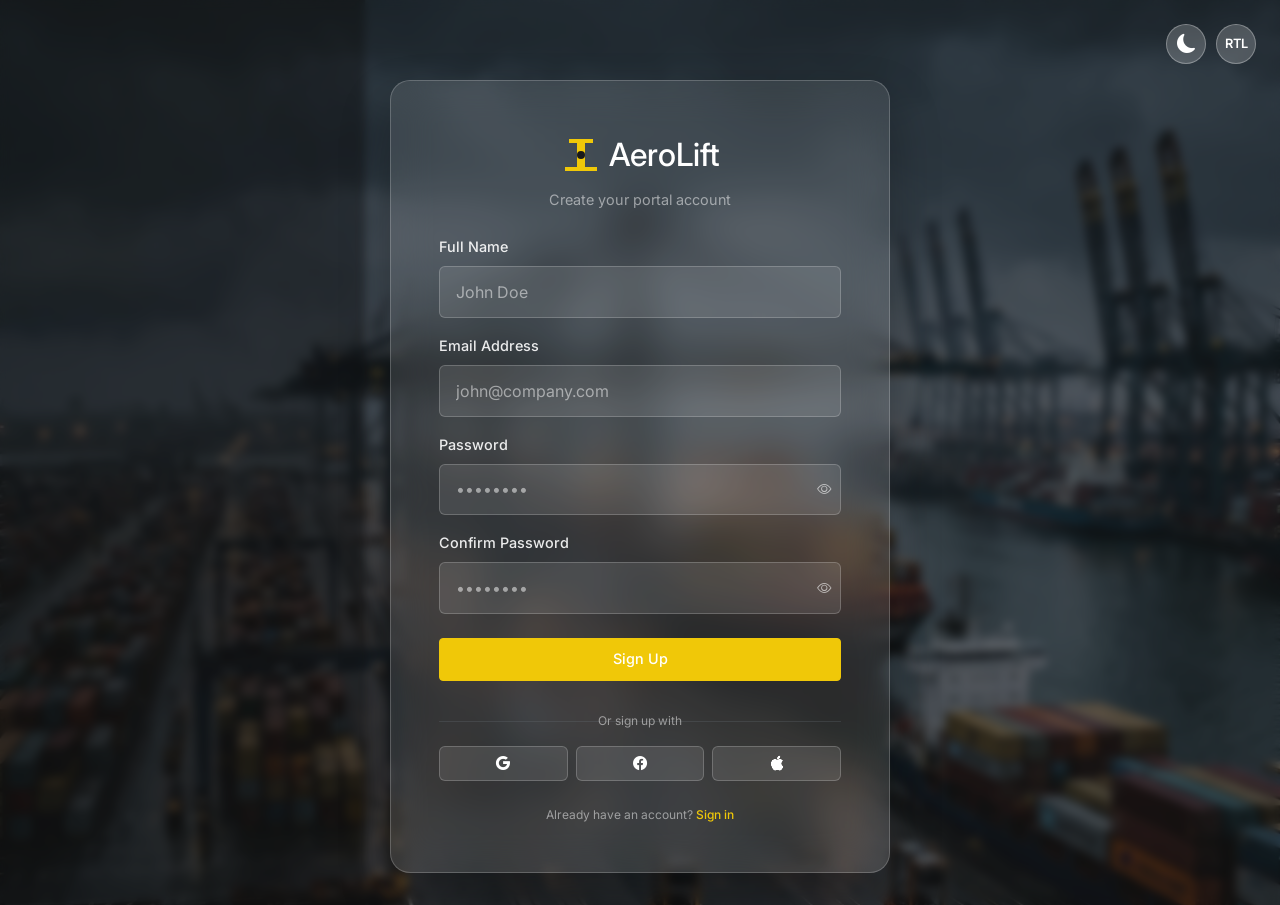
<file: signup.html>
<!DOCTYPE html>
<html lang="en" data-theme="light">
<head>
    <meta charset="UTF-8">
    <meta name="viewport" content="width=device-width, initial-scale=1.0">
    <title>Sign Up | AeroLift</title>
    
    <!-- Google Fonts -->
    <link rel="preconnect" href="https://fonts.googleapis.com">
    <link rel="preconnect" href="https://fonts.gstatic.com" crossorigin>
    <link href="https://fonts.googleapis.com/css2?family=Inter:wght@400;500;600;700&display=swap" rel="stylesheet">
    
    <!-- Bootstrap 5 CSS -->
    <link href="https://cdn.jsdelivr.net/npm/bootstrap@5.3.2/dist/css/bootstrap.min.css" rel="stylesheet">
    <!-- Bootstrap Icons -->
    <link rel="stylesheet" href="https://cdn.jsdelivr.net/npm/bootstrap-icons@1.11.3/font/bootstrap-icons.min.css">
    
    <!-- Custom CSS -->
    <link rel="stylesheet" href="css/style.css">

    <style>
        .auth-body {
            background-image: url('images/hero_bg_home2_1781934394224.png');
            background-size: cover;
            background-position: center;
            min-height: 100vh;
            display: flex;
            align-items: center;
            justify-content: center;
            position: relative;
            padding: 5rem 1.5rem 2rem; /* Add padding for long signup form on mobile */
        }
        .auth-overlay {
            position: absolute;
            top: 0; left: 0; width: 100%; height: 100%;
            background: rgba(26, 26, 26, 0.6); /* Charcoal */
            backdrop-filter: blur(5px);
            z-index: 0;
        }
        .auth-card {
            background: rgba(255, 255, 255, 0.1);
            backdrop-filter: blur(20px);
            -webkit-backdrop-filter: blur(20px);
            border: 1px solid rgba(255, 255, 255, 0.2);
            border-radius: 20px;
            padding: 3rem;
            width: 100%;
            max-width: 500px; /* Slightly wider for signup */
            z-index: 1;
            box-shadow: 0 25px 50px rgba(0,0,0,0.3);
            color: #fff;
        }
        
        [data-theme="dark"] .auth-card {
            background: rgba(0, 0, 0, 0.5);
            border-color: rgba(255, 255, 255, 0.1);
        }

        .auth-logo svg {
            height: 40px;
            fill: var(--secondary-color);
        }
        .auth-card .form-control {
            background: rgba(255, 255, 255, 0.1);
            border: 1px solid rgba(255, 255, 255, 0.2);
            color: #fff;
            padding: 0.8rem 1rem;
        }
        .auth-card .form-control::placeholder {
            color: rgba(255, 255, 255, 0.5);
        }
        .auth-card input[type="password"], .auth-card input[type="text"][id*="passwordInput"] {
            padding-inline-end: 40px;
        }
        .auth-card .form-control:focus {
            background: rgba(255, 255, 255, 0.2);
            border-color: var(--secondary-color);
            box-shadow: none;
            color: #fff;
        }
        .auth-card .form-label {
            font-weight: 500;
            color: rgba(255,255,255,0.9);
            font-size: 0.9rem;
        }
        .social-btn {
            background: rgba(255, 255, 255, 0.1);
            border: 1px solid rgba(255, 255, 255, 0.2);
            color: #fff;
            transition: all 0.3s ease;
        }
        .social-btn:hover {
            background: rgba(255, 255, 255, 0.2);
            color: #fff;
        }
        .btn-toggle-password {
            position: absolute;
            inset-inline-end: 10px;
            top: 50%;
            transform: translateY(-50%);
            background: none;
            border: none;
            color: rgba(255,255,255,0.6);
            cursor: pointer;
        }
        .btn-toggle-password:hover {
            color: #fff;
        }
        
        /* Auth Toggles */
        .auth-toggles {
            position: absolute;
            top: 1.5rem;
            right: 1.5rem;
            z-index: 2;
            display: flex;
            gap: 10px;
        }
        .auth-toggles button {
            background: rgba(255,255,255,0.2);
            color: #fff;
            border: 1px solid rgba(255,255,255,0.3);
            border-radius: 50%;
            width: 40px; height: 40px;
            display: flex;
            align-items: center;
            justify-content: center;
        }
    </style>
    <link rel="icon" href="favicon.svg" type="image/svg+xml">
</head>
<body class="auth-body">

    <div class="auth-overlay"></div>
    
    <div class="auth-toggles">
        <button class="theme-toggle-btn" aria-label="Toggle Theme"><i class="bi bi-moon-fill"></i></button>
        <button class="rtl-toggle-btn" aria-label="Toggle RTL" style="font-size: 0.8rem; font-weight: 600;">RTL</button>
    </div>

    <div class="auth-card reveal reveal-zoom">
        <div class="text-center mb-4">
            <a href="index.html" class="auth-logo d-flex align-items-center justify-content-center text-decoration-none mb-2">
                <svg viewBox="0 0 100 100" xmlns="http://www.w3.org/2000/svg" style="height: 40px;">
                    <path d="M10,90 L90,90 L90,80 L60,80 L60,20 L80,20 L80,10 L20,10 L20,20 L40,20 L40,80 L10,80 Z" fill="var(--secondary-color)"/>
                    <circle cx="50" cy="50" r="10" fill="var(--primary-color)"/>
                </svg>
                <span class="fs-2 fw-bold ms-2 text-white">AeroLift</span>
            </a>
            <p class="text-white-50 mt-1">Create your portal account</p>
        </div>

        <form action="#" method="POST" class="needs-validation" novalidate>
            <div class="mb-3">
                <label class="form-label">Full Name</label>
                <input type="text" class="form-control" placeholder="John Doe" required>
            </div>

            <div class="mb-3">
                <label class="form-label">Email Address</label>
                <input type="email" class="form-control" placeholder="john@company.com" required>
            </div>
            
            <div class="mb-3">
                <label class="form-label">Password</label>
                <div class="position-relative">
                    <input type="password" class="form-control" id="passwordInput" placeholder="••••••••" required>
                    <button type="button" class="btn-toggle-password" id="togglePasswordBtn">
                        <i class="bi bi-eye"></i>
                    </button>
                </div>
            </div>

            <div class="mb-4">
                <label class="form-label">Confirm Password</label>
                <div class="position-relative">
                    <input type="password" class="form-control" id="confirmPasswordInput" placeholder="••••••••" required>
                    <button type="button" class="btn-toggle-password" id="toggleConfirmPasswordBtn">
                        <i class="bi bi-eye"></i>
                    </button>
                </div>
            </div>

            <button type="submit" class="btn btn-primary w-100 fw-bold mb-4">Sign Up</button>

            <div class="position-relative mb-4">
                <hr class="border-secondary opacity-25">
                <span class="position-absolute top-50 start-50 translate-middle px-2 small text-white-50" style="background: transparent;">Or sign up with</span>
            </div>

            <div class="d-flex gap-2 mb-4">
                <button type="button" class="btn social-btn flex-fill d-flex align-items-center justify-content-center fs-5">
                    <i class="bi bi-google"></i>
                </button>
                <button type="button" class="btn social-btn flex-fill d-flex align-items-center justify-content-center fs-5">
                    <i class="bi bi-facebook"></i>
                </button>
                <button type="button" class="btn social-btn flex-fill d-flex align-items-center justify-content-center fs-5">
                    <i class="bi bi-apple"></i>
                </button>
            </div>

            <p class="text-center mb-0 small text-white-50">
                Already have an account? <a href="login.html" class="text-secondary-brand text-decoration-none fw-bold">Sign in</a>
            </p>
        </form>
    </div>

    <!-- Custom JS -->
    <script src="js/main.js"></script>
    <script>
        // Password Visibility Toggles
        function setupPasswordToggle(btnId, inputId) {
            document.getElementById(btnId).addEventListener('click', function() {
                const pwdInput = document.getElementById(inputId);
                const icon = this.querySelector('i');
                
                if (pwdInput.type === 'password') {
                    pwdInput.type = 'text';
                    icon.classList.replace('bi-eye', 'bi-eye-slash');
                } else {
                    pwdInput.type = 'password';
                    icon.classList.replace('bi-eye-slash', 'bi-eye');
                }
            });
        }
        
        setupPasswordToggle('togglePasswordBtn', 'passwordInput');
        setupPasswordToggle('toggleConfirmPasswordBtn', 'confirmPasswordInput');

        // Form Validation Bootstrap
        (() => {
            'use strict'
            const forms = document.querySelectorAll('.needs-validation')
            Array.from(forms).forEach(form => {
                form.addEventListener('submit', event => {
                    if (!form.checkValidity()) {
                        event.preventDefault()
                        event.stopPropagation()
                    }
                    form.classList.add('was-validated')
                }, false)
            })
        })()
    </script>
</body>
</html>
</file>
<file: css/style.css>
:root {
  /* Brand Colors */
  --primary-color: #1a1a1a; /* Charcoal Black */
  --secondary-color: #f0c808; /* Safety Yellow */
  --secondary-hover: #d6b207;
  
  /* Backgrounds & Surfaces */
  --bg-color: #ffffff;
  --surface-color: #f8f9fa;
  --text-color: #333333;
  --text-muted: #6c757d;
  --border-color: #e9ecef;
  
  /* Glassmorphism */
  --glass-bg: rgba(255, 255, 255, 0.8);
  --glass-border: rgba(255, 255, 255, 0.2);
  --glass-shadow: 0 8px 32px 0 rgba(31, 38, 135, 0.05);
  
  /* Typography */
  --font-family: 'Inter', sans-serif;
  --transition-speed: 0.3s;
}

[data-theme="dark"] {
  --bg-color: #121212;
  --surface-color: #1e1e1e;
  --text-color: #f1f1f1;
  --text-muted: #aaaaaa;
  --border-color: #333333;
  
  /* Map Bootstrap text utilities to dark theme colors */
  --bs-body-color: #f1f1f1;
  --bs-body-color-rgb: 241, 241, 241;
  --bs-secondary-color: #aaaaaa;

  --glass-bg: rgba(18, 18, 18, 0.8);
  --glass-border: rgba(255, 255, 255, 0.05);
  --glass-shadow: 0 8px 32px 0 rgba(0, 0, 0, 0.3);
}

[data-theme="dark"] .text-body,
[data-theme="dark"] .text-dark {
  color: var(--bs-body-color) !important;
}

/* Fix hamburger menu in dark mode */
[data-theme="dark"] .navbar-toggler-icon {
  filter: invert(1);
}

* {
  margin: 0;
  padding: 0;
  box-sizing: border-box;
}

html, body {
  max-width: 100%;
  overflow-x: hidden;
}

body {
  font-family: var(--font-family);
  background-color: var(--bg-color);
  color: var(--text-color);
  font-size: 1rem;
  line-height: 1.6;
  font-weight: 400;
  transition: background-color var(--transition-speed), color var(--transition-speed);
  overflow-x: hidden;
  width: 100%;
}

/* Typography Rules (STRICT) */
h1, .h1 { font-size: clamp(2.5rem, 4vw, 3.5rem) !important; font-weight: 580 !important; line-height: 1.1; }
h2, .h2 { font-size: clamp(2rem, 3vw, 2.75rem) !important; font-weight: 540 !important; line-height: 1.2; }
h3, .h3 { font-size: clamp(1.5rem, 2vw, 2rem) !important; font-weight: 520 !important; line-height: 1.3; }
h4, .h4, h5, .h5, h6, .h6 { font-size: clamp(1.1rem, 1.3vw, 1.3rem) !important; font-weight: 500 !important; line-height: 1.4; }

p, li, body { font-size: clamp(0.9rem, 1vw, 1.05rem) !important; font-weight: 400 !important; }
.lead, .subheading, .text-muted { font-size: clamp(1.05rem, 1.2vw, 1.15rem) !important; font-weight: 500 !important; }
.btn { font-size: clamp(0.9rem, 1vw, 1rem) !important; font-weight: 520 !important; }
.nav-link, .nav-item { font-size: clamp(0.9rem, 1vw, 1rem) !important; font-weight: 500 !important; }
.small, small, .caption, .breadcrumb-item { font-size: clamp(0.75rem, 0.8vw, 0.875rem) !important; font-weight: 400 !important; }

b, strong, .fw-bold, .fw-bolder, .fw-semibold { font-weight: 500 !important; }

a {
  color: var(--primary-color);
  text-decoration: none;
  transition: color var(--transition-speed);
}
a:hover {
  color: var(--secondary-color);
}

[data-theme="dark"] a:not(.btn) {
  color: #fff;
}
[data-theme="dark"] a:not(.btn):hover {
  color: var(--secondary-color);
}

/* Header & Navbar */
.navbar {
  background: var(--glass-bg);
  backdrop-filter: blur(10px);
  -webkit-backdrop-filter: blur(10px);
  border-bottom: 1px solid var(--glass-border);
  transition: all 0.3s ease;
  padding: 1rem 0;
}
.navbar.sticky {
  padding: 0.5rem 0;
  box-shadow: var(--glass-shadow);
}
.navbar-brand svg {
  height: 40px;
  fill: var(--text-color);
}
.navbar-brand span {
  font-weight: 600;
  color: var(--text-color);
  margin-left: 10px;
}
.nav-link {
  color: var(--text-color) !important;
  font-weight: 500;
  position: relative;
  padding: 0.5rem 1rem !important;
}
.nav-link::after {
  content: '';
  position: absolute;
  width: 0;
  height: 2px;
  bottom: 0;
  left: 50%;
  background-color: var(--secondary-color);
  transition: all 0.3s ease;
  transform: translateX(-50%);
}
.nav-link:hover::after, .nav-link.active::after {
  width: 80%;
}
.btn-primary {
  background-color: var(--secondary-color);
  border-color: var(--secondary-color);
  color: #fff !important;
  font-weight: 500;
  padding: 0.6rem 1.5rem;
  border-radius: 4px;
}
.btn-primary:hover {
  background-color: var(--secondary-hover);
  border-color: var(--secondary-hover);
}
.btn-outline {
  border: 1px solid var(--text-color);
  color: var(--text-color);
  padding: 0.6rem 1.5rem;
  border-radius: 4px;
  background: transparent;
  transition: all 0.3s ease;
}
.btn-outline:hover {
  background: var(--text-color);
  color: var(--bg-color);
}

/* Utilities */
.text-primary-brand { color: var(--primary-color); }
.text-secondary-brand { color: var(--secondary-color); }
.bg-primary-brand { background-color: var(--primary-color); color: #fff;}
.bg-secondary-brand { background-color: var(--secondary-color); color: #fff;}

[data-theme="dark"] .text-primary-brand:not(.bg-secondary-brand):not(.btn-light) {
    color: var(--bs-body-color) !important;
}

[data-theme="dark"] .glass-card .bg-primary-brand,
[data-theme="dark"] .floating-card .bg-primary-brand {
    background-color: #333333;
    border: 1px solid rgba(255, 255, 255, 0.15);
}

/* Footer */
footer {
  background-color: var(--bg-color);
  color: var(--text-color);
  padding: 4rem 0 2rem;
  border-top: 1px solid var(--border-color);
}
footer h5 {
  color: var(--text-color);
  font-size: 1.5rem;
  margin-bottom: 1.5rem;
}
footer p, footer small {
  color: var(--text-color);
  opacity: 0.8;
}
footer a {
  color: var(--text-color);
  opacity: 0.8;
  text-decoration: none;
}
footer a:hover {
  color: var(--secondary-color);
  opacity: 1;
  padding-left: 5px;
}
/* Dynamically override legacy hardcoded dark-mode classes */
footer .text-white, footer .text-white-50 {
  color: var(--text-color) !important;
}

footer .d-flex.gap-3.mt-4 a {
    display: inline-flex;
    align-items: center;
    justify-content: center;
    width: 45px;
    height: 45px;
    border-radius: 50%;
    background: var(--surface-color);
    border: 1px solid var(--border-color);
    color: var(--text-color) !important;
    transition: all 0.3s ease;
    opacity: 1;
    padding-left: 0;
}
footer .d-flex.gap-3.mt-4 a:hover {
    background: var(--secondary-color);
    color: var(--primary-color) !important;
    transform: translateY(-5px);
    border-color: var(--secondary-color);
    box-shadow: 0 5px 15px rgba(240, 200, 8, 0.3);
    padding-left: 0;
}

.footer-bottom {
  border-top: 1px solid var(--border-color);
  margin-top: 3rem;
  padding-top: 1.5rem;
}

/* Reveal Animations */
.reveal {
  opacity: 0;
  visibility: hidden;
}
.reveal.active {
  opacity: 1;
  visibility: visible;
}

/* Reveal: Fade Up */
.reveal-fade-up {
  transform: translateY(50px);
  transition: all 0.8s ease-out;
}
.reveal-fade-up.active {
  transform: translateY(0);
}

/* Reveal: Fade Left */
.reveal-fade-left {
  transform: translateX(-50px);
  transition: all 0.8s ease-out;
}
.reveal-fade-left.active {
  transform: translateX(0);
}

/* Reveal: Fade Right */
.reveal-fade-right {
  transform: translateX(50px);
  transition: all 0.8s ease-out;
}
.reveal-fade-right.active {
  transform: translateX(0);
}

/* Reveal: Zoom */
.reveal-zoom {
  transform: scale(0.8);
  transition: all 0.8s ease-out;
}
.reveal-zoom.active {
  transform: scale(1);
}

/* Reveal: Slide Up (for images/cards) */
.reveal-slide-up {
  transform: translateY(100px);
  transition: all 1s cubic-bezier(0.77, 0, 0.175, 1);
}
.reveal-slide-up.active {
  transform: translateY(0);
}

.stagger-1 { transition-delay: 0.1s; }
.stagger-2 { transition-delay: 0.2s; }
.stagger-3 { transition-delay: 0.3s; }
.stagger-4 { transition-delay: 0.4s; }

/* General Components */
.glass-card {
  background: var(--surface-color);
  border: 1px solid var(--border-color);
  border-radius: 12px;
  padding: 2rem;
  box-shadow: 0 4px 6px rgba(0,0,0,0.05);
  transition: transform 0.3s ease, box-shadow 0.3s ease;
}
.glass-card:hover {
  transform: translateY(-10px);
  box-shadow: var(--glass-shadow);
}
.dark-overlay {
  position: absolute;
  top:0; left:0; width:100%; height:100%;
  background: rgba(0,0,0,0.5);
}
.img-fit {
  width: 100%;
  height: 100%;
  object-fit: cover;
}

/* Helpers */
.section-padding {
  padding: 6rem 0;
}
.theme-toggle-btn, .rtl-toggle-btn {
  background: none;
  border: none;
  color: var(--text-color);
  font-size: 1.2rem;
  cursor: pointer;
  padding: 0.5rem;
}

[dir="rtl"] {
  text-align: right;
}
[dir="rtl"] .navbar-brand span {
  margin-left: 0;
  margin-right: 10px;
}
[dir="rtl"] .ms-auto {
  margin-left: 0 !important;
  margin-right: auto !important;
}
[dir="rtl"] .me-3 {
  margin-right: 0 !important;
  margin-left: 1rem !important;
}
</file>
